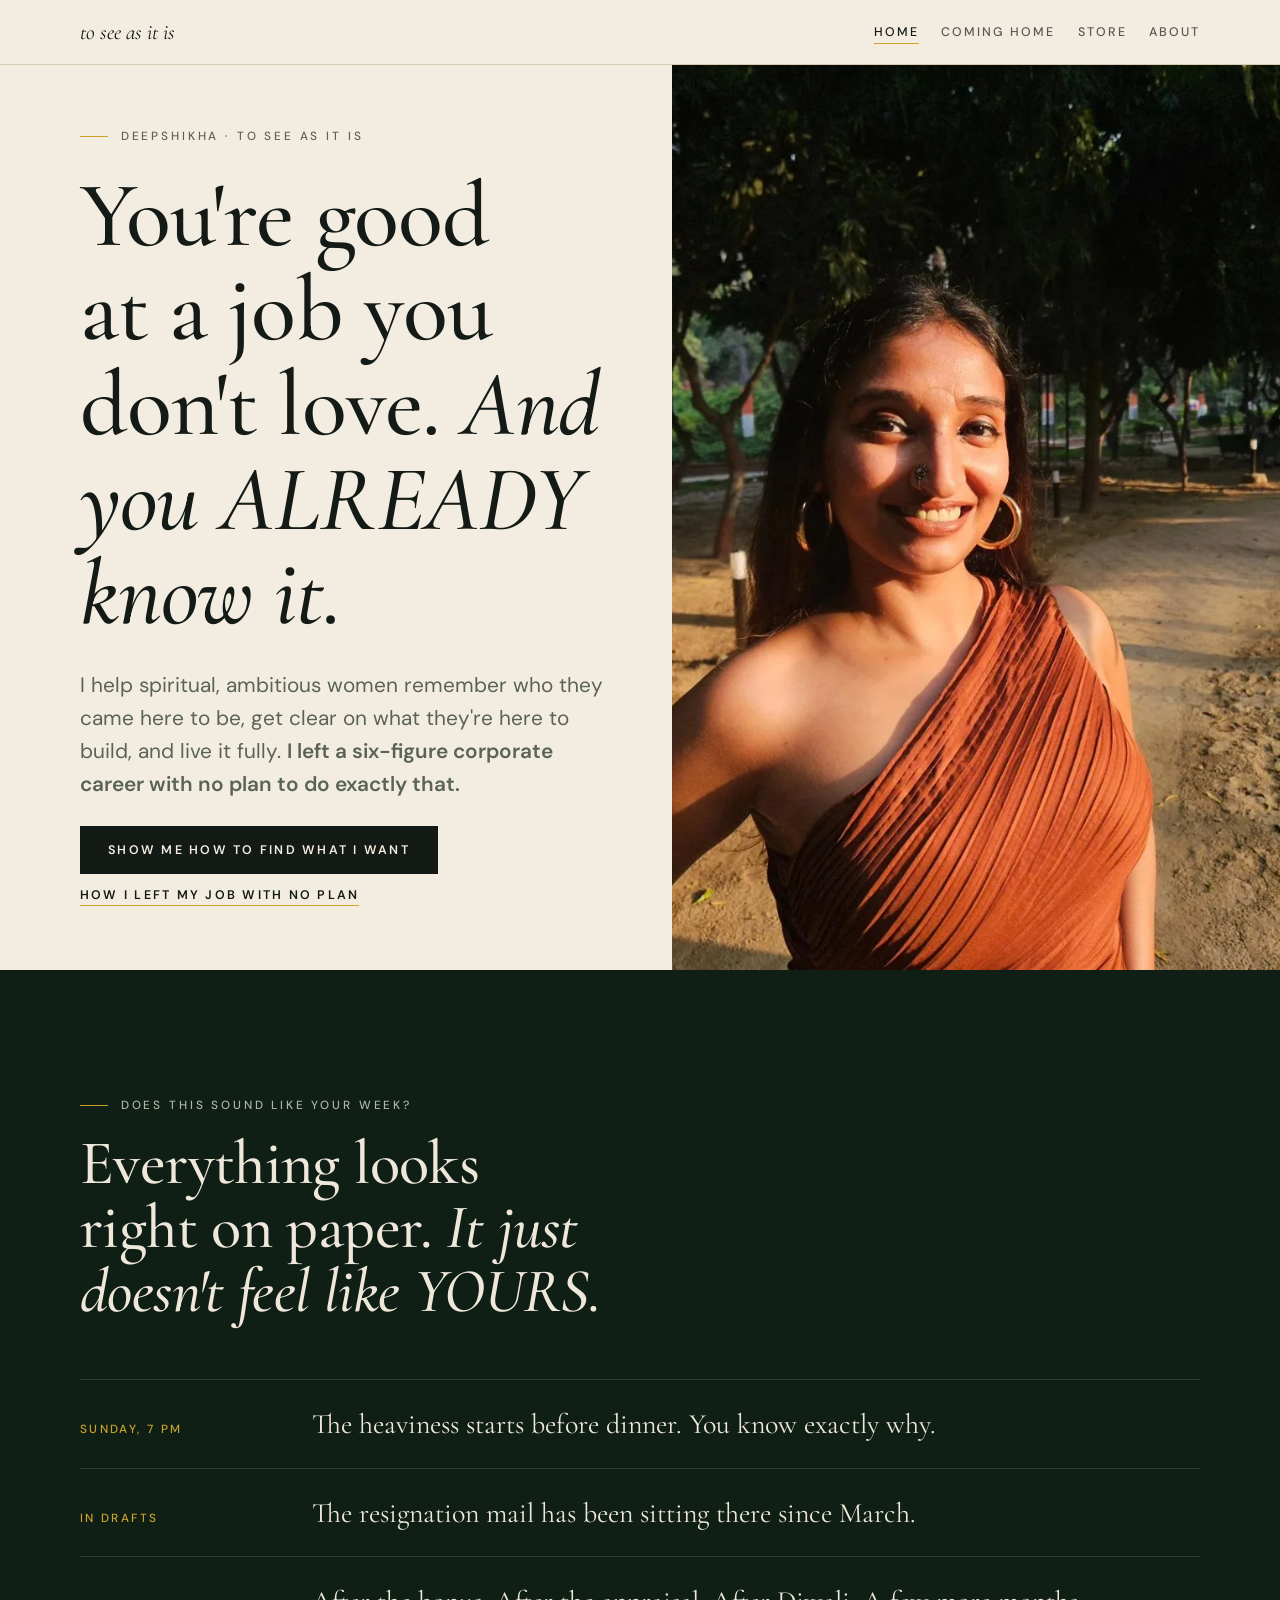
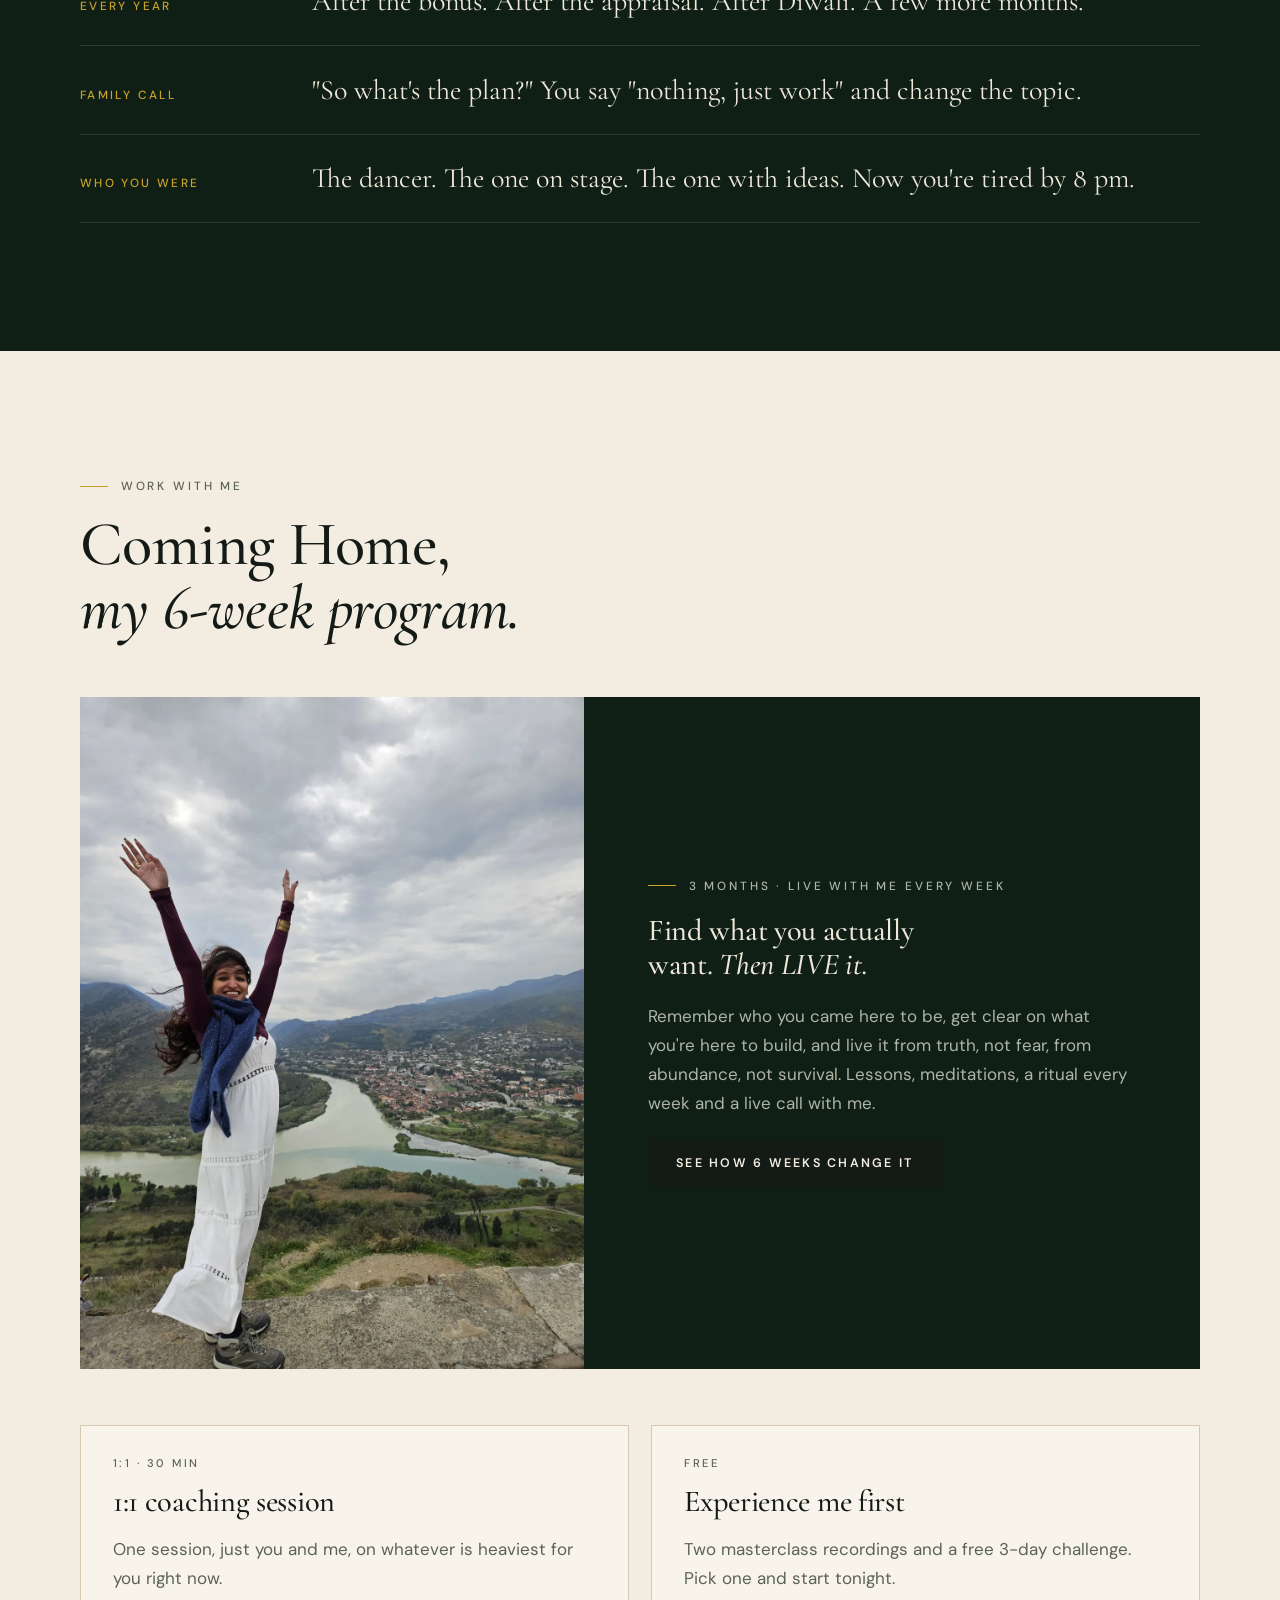
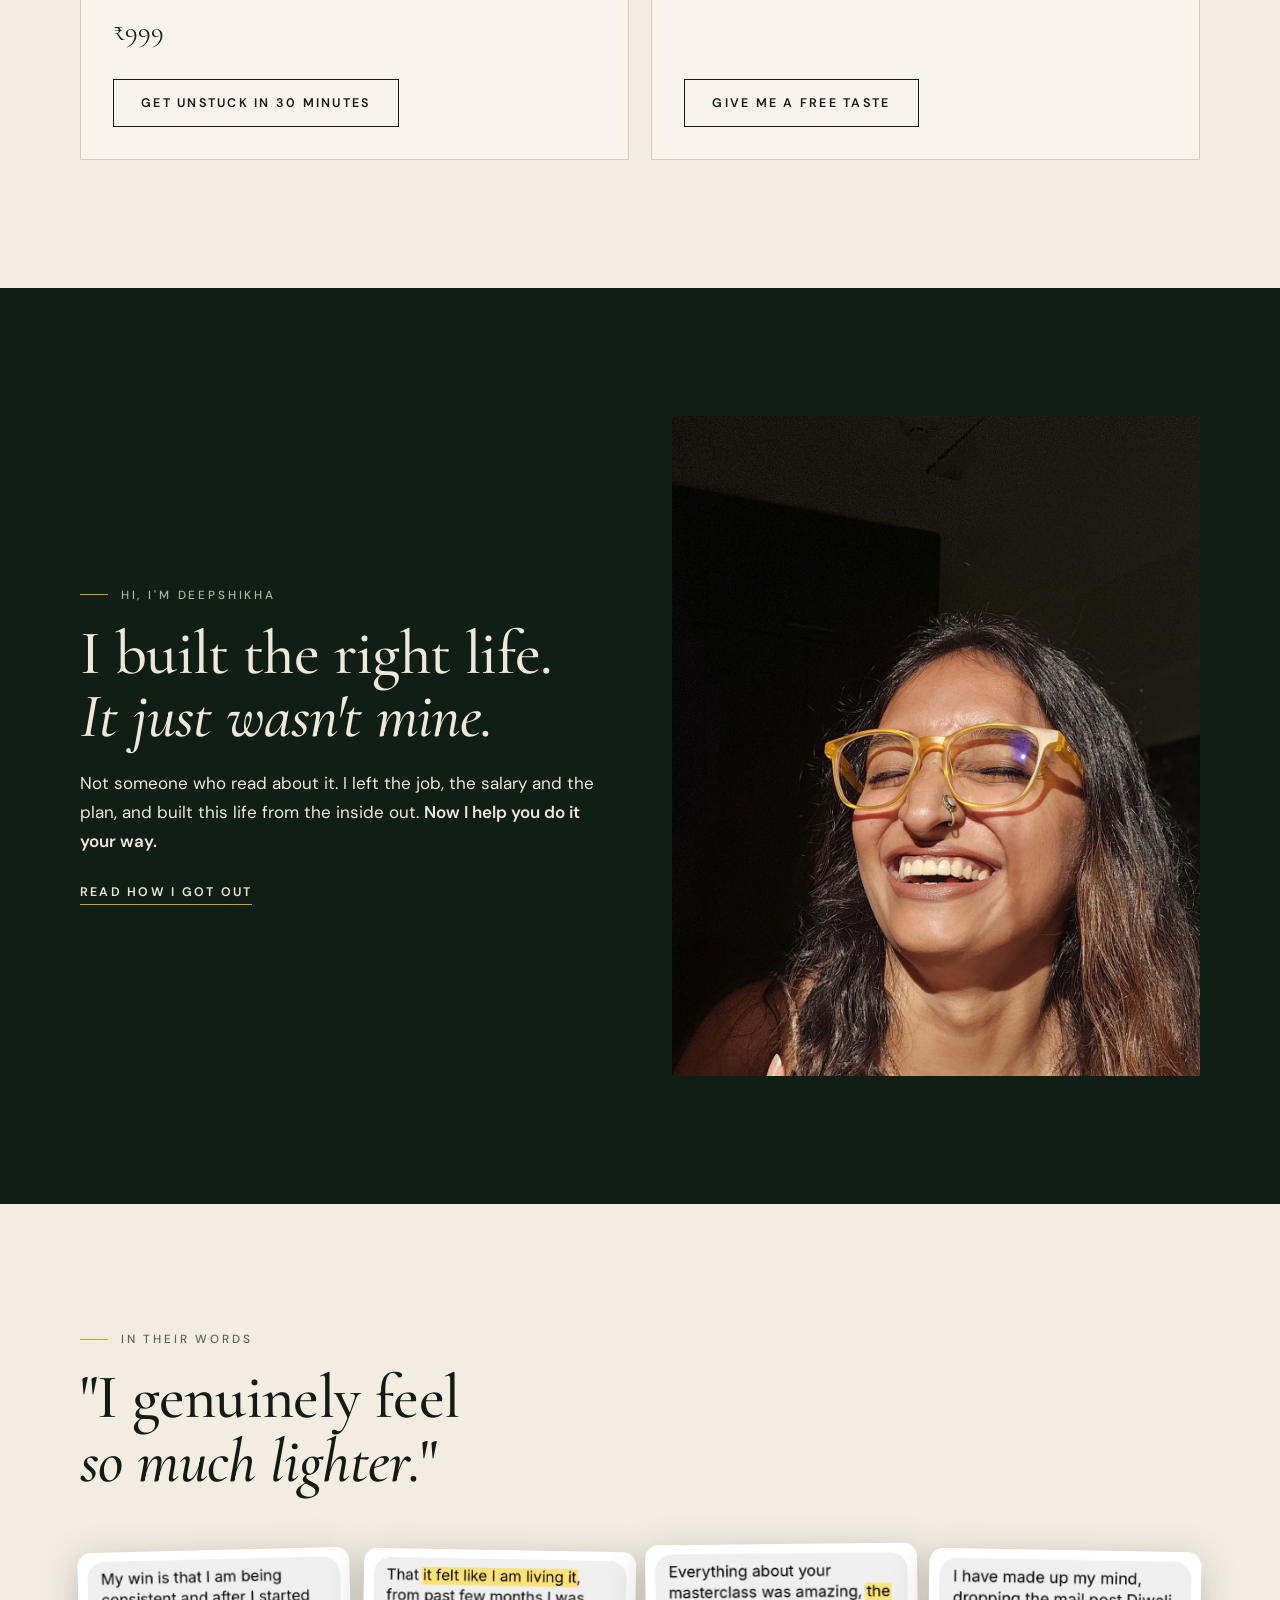
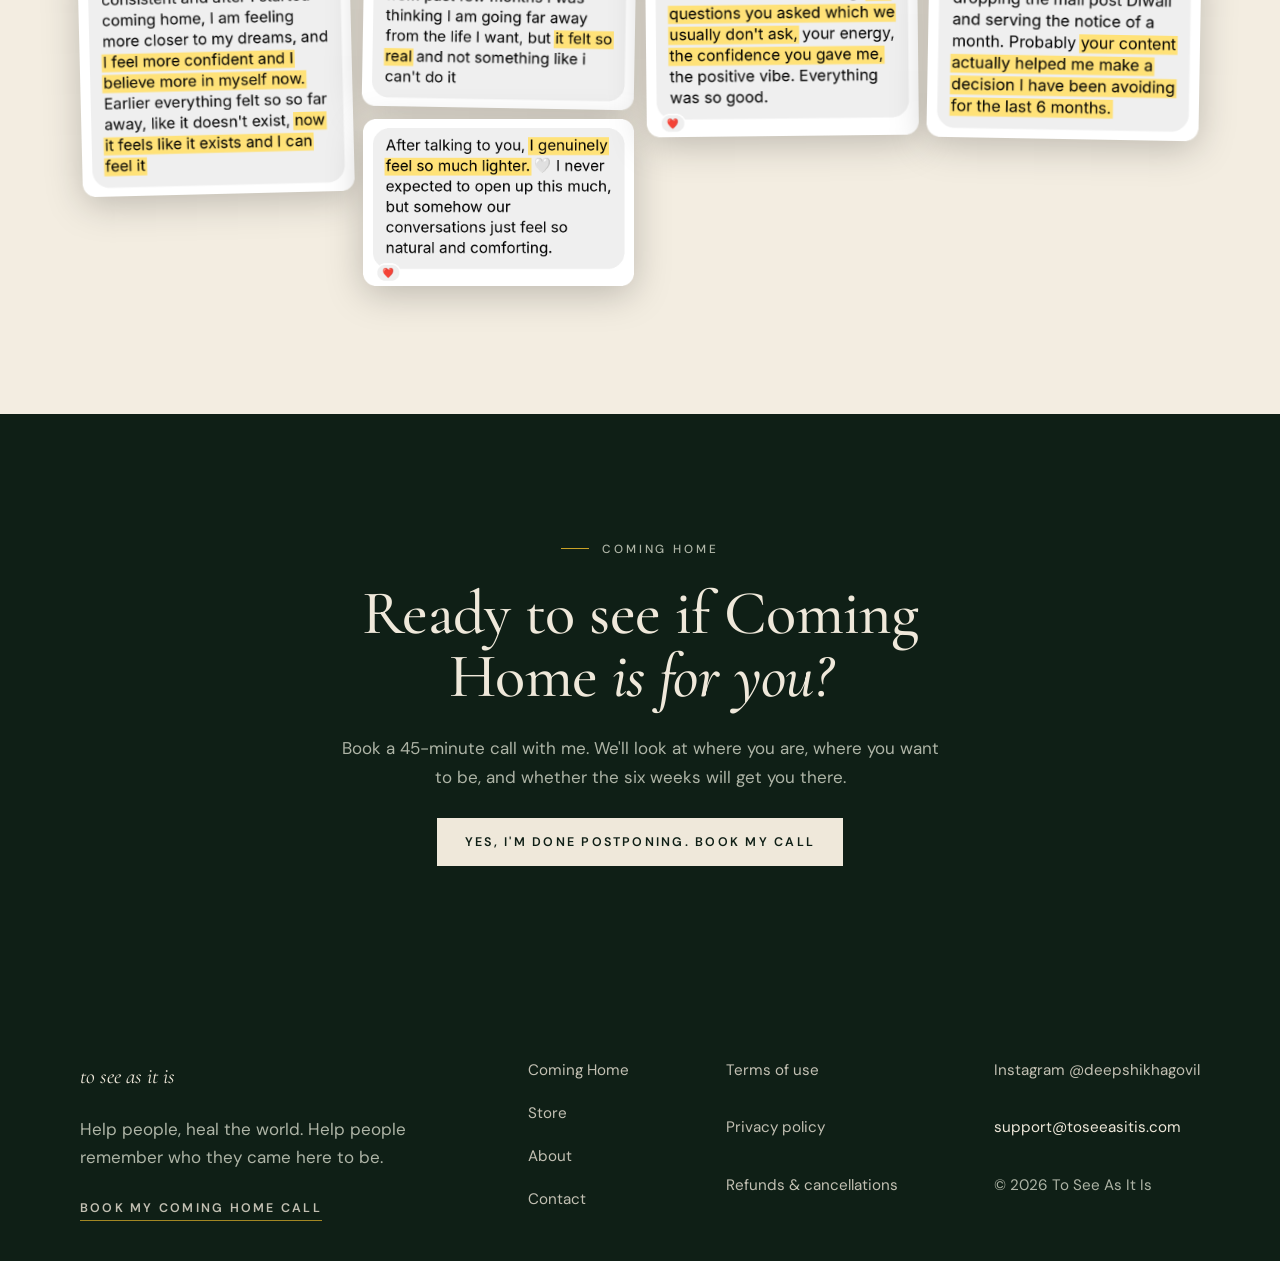
<file: index.html>
<!doctype html>
<html lang="en">
<head>
<meta charset="utf-8">
<meta name="viewport" content="width=device-width, initial-scale=1, viewport-fit=cover">
<title>To See As It Is</title>
<meta name="claude:viewport-fit-sides" content="cover">
<meta name="description" content="You're good at a job you don't love, and you already know it. Deepshikha helps you find what you actually want and start living it.">
<meta property="og:title" content="To See As It Is">
<meta property="og:description" content="You're good at a job you don't love, and you already know it. Deepshikha helps you find what you actually want and start living it.">
<meta property="og:image" content="assets/img/dp-brown.webp">
<link rel="preconnect" href="https://fonts.googleapis.com"><link rel="preconnect" href="https://fonts.gstatic.com" crossorigin>
<link rel="stylesheet" href="https://fonts.googleapis.com/css2?family=Cormorant+Garamond:ital,wght@0,500;0,600;1,500&family=DM+Sans:wght@400;500;600&display=swap">
<link rel="stylesheet" href="assets/style.css">
<script async src="https://www.googletagmanager.com/gtag/js?id=G-FE8QNYLK2M"></script>
<script>
window.dataLayer=window.dataLayer||[];function gtag(){dataLayer.push(arguments);}
gtag('js',new Date());gtag('config','G-FE8QNYLK2M');
document.addEventListener('click',function(e){var a=e.target.closest&&e.target.closest('a[href]');if(!a)return;var h=a.href,t=(a.textContent||'').trim().slice(0,60);
if(h.indexOf('cal.com')>-1||h.indexOf('calendly.com')>-1)gtag('event','book_call',{link_text:t,link_url:h});
else if(h.indexOf('rzp.io')>-1)gtag('event','begin_checkout',{link_text:t,link_url:h});
else if(h.indexOf('instagram.com')>-1)gtag('event','instagram_click',{link_text:t});},true);
document.addEventListener('submit',function(e){var f=e.target;if(f&&f.id==='free-form'){var w=f.elements['what'];gtag('event','sign_up',{method:w?w.value:'free'});}},true);
</script>
<script type="text/javascript">
(function(c,l,a,r,i,t,y){c[a]=c[a]||function(){(c[a].q=c[a].q||[]).push(arguments)};t=l.createElement(r);t.async=1;t.src="https://www.clarity.ms/tag/"+i;y=l.getElementsByTagName(r)[0];y.parentNode.insertBefore(t,y);})(window,document,"clarity","script","zk2vw2aj0l");
</script>
</head>
<body>
<header class="nav"><div class="wrap"><a class="logo" href="/">to see as it is</a><nav aria-label="Main"><ul><li><a href="/" aria-current="page">Home</a></li><li><a href="/coming-home">Coming Home</a></li><li><a href="/store">Store</a></li><li><a href="/about">About</a></li></ul></nav></div></header>
<main>
<section class="hero"><div class="hero-split">
  <div class="ph photo"><img src="assets/img/dp-brown.webp" alt="Deepshikha in a brown dress in a park, smiling straight at the camera" width="1080" height="1080"></div>
  <div class="copy">
    <p class="label">Deepshikha · to see as it is</p>
    <h1>You're good at a job you don't love. <em>And you ALREADY know it.</em></h1>
    <p class="lede read">I help spiritual, ambitious women remember who they came here to be, get clear on what they're here to build, and live it fully. <strong>I left a six-figure corporate career with no plan to do exactly that.</strong></p>
    <div class="btns">
      <a class="btn btn-main" href="/coming-home">Show me how to find what I want</a>
      <a class="link" href="/about">How I left my job with no plan</a>
    </div>
  </div>
</div></section>

<section class="dark"><div class="wrap stack-lg">
  <div class="stack read">
    <p class="label">Does this sound like your week?</p>
    <h2>Everything looks right on paper. <em>It just doesn't feel like YOURS.</em></h2>
  </div>
  <ul class="scenes">
    <li><span class="when">Sunday, 7 pm</span><span class="what">The heaviness starts before dinner. You know exactly why.</span></li>
    <li><span class="when">In drafts</span><span class="what">The resignation mail has been sitting there since March.</span></li>
    <li><span class="when">Every year</span><span class="what">After the bonus. After the appraisal. After Diwali. A few more months.</span></li>
    <li><span class="when">Family call</span><span class="what">"So what's the plan?" You say "nothing, just work" and change the topic.</span></li>
    <li><span class="when">Who you were</span><span class="what">The dancer. The one on stage. The one with ideas. Now you're tired by 8 pm.</span></li>
  </ul>
</div></section>

<section><div class="wrap stack-lg">
  <div class="stack read">
    <p class="label">Work with me</p>
    <h2>Coming Home, <em>my 6-week program.</em></h2>
  </div>
  <div class="feature">
    <div class="ph"><img src="assets/img/georgia-arms.webp" alt="Deepshikha in a white dress, arms wide open above a river valley" width="1200" height="1600" loading="lazy"></div>
    <div class="body">
      <p class="label">3 months · live with me every week</p>
      <h3>Find what you actually want. <em>Then LIVE it.</em></h3>
      <p class="soft">Remember who you came here to be, get clear on what you're here to build, and live it from truth, not fear, from abundance, not survival. Lessons, meditations, a ritual every week and a live call with me.</p>
      <div class="btns"><a class="btn btn-main" href="/coming-home">See how 6 weeks change it</a></div>
    </div>
  </div>
  <div class="offers" style="grid-template-columns:repeat(auto-fit,minmax(min(100%,320px),1fr))">
    <article class="offer">
      <span class="meta">1:1 · 30 min</span>
      <h3>1:1 coaching session</h3>
      <p class="soft">One session, just you and me, on whatever is heaviest for you right now.</p>
      <p class="amt">₹999</p>
      <div class="btns"><a class="btn btn-ghost" href="https://rzp.io/rzp/toseeasitis-session" target="_blank" rel="noopener">Get unstuck in 30 minutes</a></div>
    </article>
    <article class="offer">
      <span class="meta">Free</span>
      <h3>Experience me first</h3>
      <p class="soft">Two masterclass recordings and a free 3-day challenge. Pick one and start tonight.</p>
      <div class="btns"><a class="btn btn-ghost" href="/store#free">Give me a free taste</a></div>
    </article>
  </div>
</div></section>

<section class="dark"><div class="wrap split rev">
  <div class="ph ph-tall"><img src="assets/img/stripe-cover.webp" alt="Deepshikha laughing with her eyes closed, hand on her chest, in warm light" width="1200" height="1500" loading="lazy"></div>
  <div class="stack">
    <p class="label">Hi, I'm Deepshikha</p>
    <h2>I built the right life. <em>It just wasn't mine.</em></h2>
    <p>Not someone who read about it. I left the job, the salary and the plan, and built this life from the inside out. <strong>Now I help you do it your way.</strong></p>
    <p><a class="link" href="/about">Read how I got out</a></p>
  </div>
</div></section>

<section><div class="wrap stack-lg">
  <div class="stack read"><p class="label">In their words</p>
  <h2>"I genuinely feel <em>so much lighter.</em>"</h2></div>
  <div class="wall">
    <figure><img src="assets/img/msg-nishtha-change.png" alt="Message: after I started coming home, I am feeling more closer to my dreams, I feel more confident and I believe more in myself now. Earlier everything felt so so far away, now it feels like it exists and I can feel it" loading="lazy"></figure>
    <figure><img src="assets/img/msg-1.png" alt="Message: That it felt like I am living it, from past few months I was thinking I am going far away from the life I want, but it felt so real" loading="lazy"></figure>
    <figure><img src="assets/img/msg-v2-3.png" alt="Message: After talking to you, I genuinely feel so much lighter. I never expected to open up this much." loading="lazy"></figure>
    <figure><img src="assets/img/msg-v2-4.png" alt="Message: Everything about your masterclass was amazing, the questions you asked which we usually don't ask, your energy, the confidence you gave me" loading="lazy"></figure>
    <figure><img src="assets/img/msg-anjali.png" alt="Message: Probably your content actually helped me make a decision I have been avoiding for the last 6 months." loading="lazy"></figure>
  </div>
</div></section>

<section class="dark"><div class="wrap stack center" style="max-width:780px;gap:1.6rem">
  <p class="label">Coming Home</p>
  <h2>Ready to see if Coming Home <em>is for you?</em></h2>
  <p class="soft read">Book a 45-minute call with me. We'll look at where you are, where you want to be, and whether the six weeks will get you there.</p>
  <div class="btns" style="justify-content:center"><a class="btn btn-main" href="https://cal.com/toseeasitis/coming-home-call" target="_blank" rel="noopener">Yes, I'm done postponing. Book my call</a></div>
</div></section>

</main>
<footer class="foot"><div class="wrap">
<div class="stack" style="max-width:22rem"><p class="logo">to see as it is</p>
<p class="soft">Help people, heal the world. Help people remember who they came here to be.</p>
<p><a class="link" href="https://cal.com/toseeasitis/coming-home-call" target="_blank" rel="noopener">Book my Coming Home call</a></p></div>
<ul><li><a href="/coming-home">Coming Home</a></li><li><a href="/store">Store</a></li><li><a href="/about">About</a></li><li><a href="/contact">Contact</a></li></ul>
<ul><li><a href="/terms">Terms of use</a></li><li><a href="/privacy">Privacy policy</a></li><li><a href="/refunds">Refunds &amp; cancellations</a></li></ul>
<ul><li><a href="https://instagram.com/deepshikhagovil" target="_blank" rel="noopener">Instagram @deepshikhagovil</a></li><li>support@toseeasitis.com</li><li class="soft small">© 2026 To See As It Is</li></ul>
</div></footer>
</body>
</html>
</file>
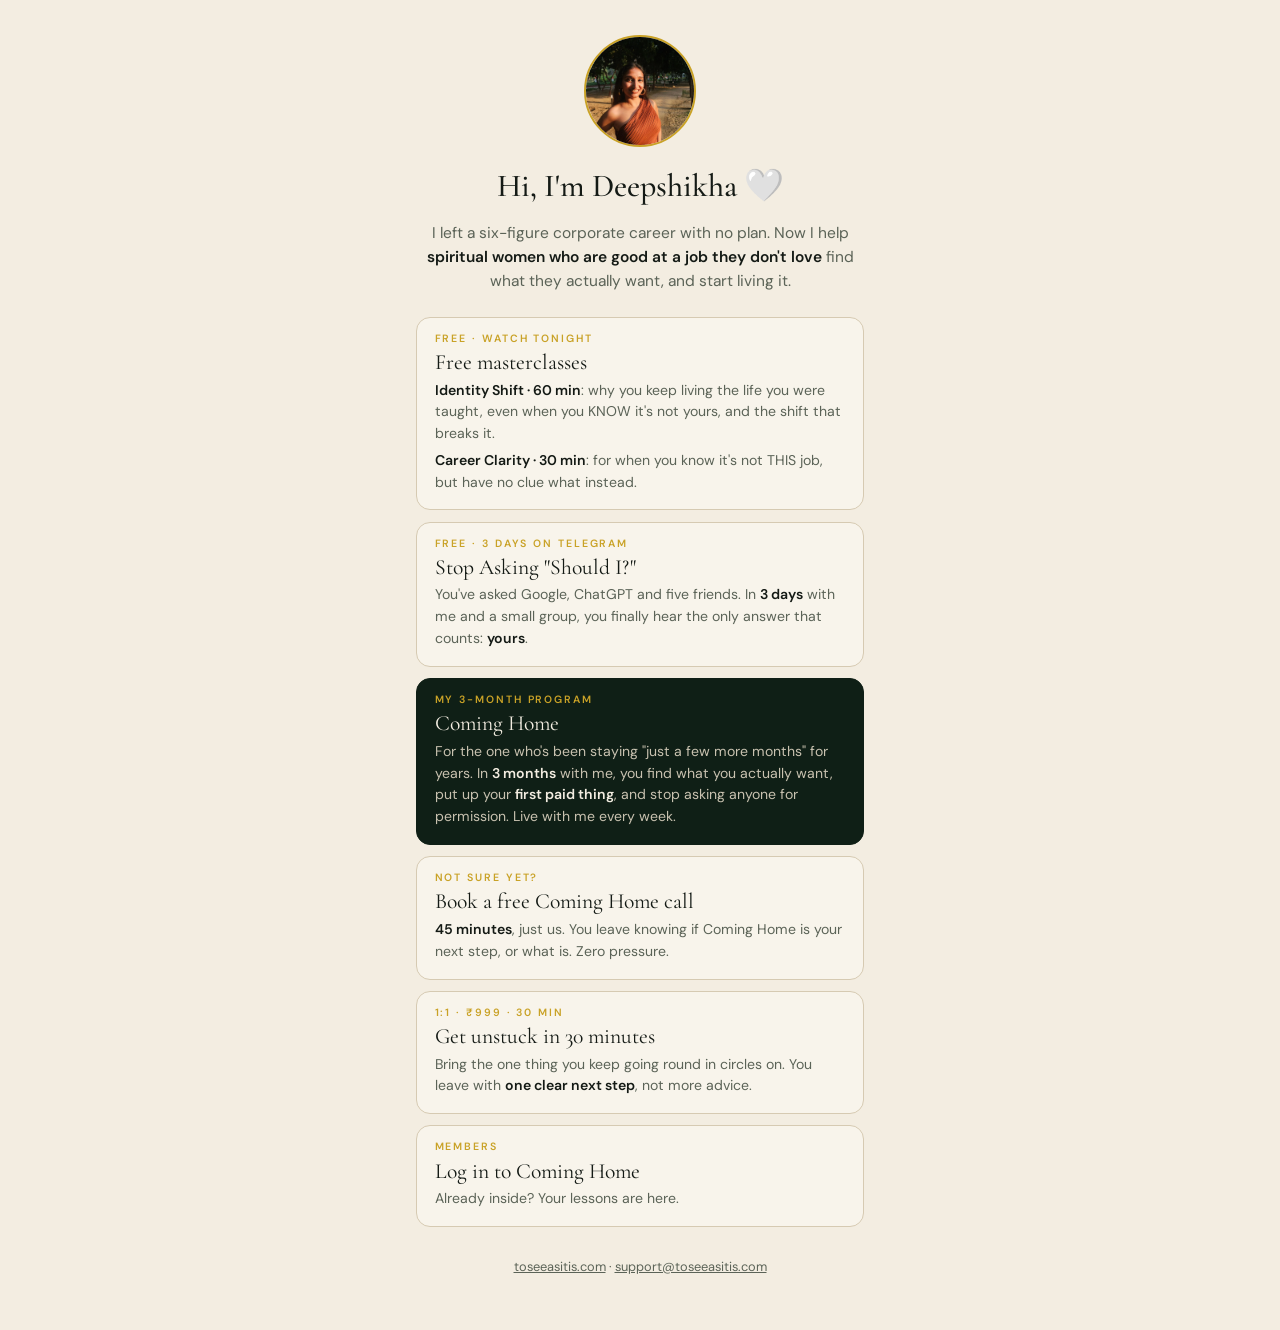
<file: ig/index.html>
<!doctype html>
<html lang="en"><head><meta charset="utf-8">
<title>To See As It Is</title>
<meta name="robots" content="noindex">
<meta http-equiv="refresh" content="0; url=/links/?utm_source=instagram&amp;utm_medium=bio">
<script>location.replace('/links/?utm_source=instagram&utm_medium=bio');</script>
</head><body><a href="/links/?utm_source=instagram&amp;utm_medium=bio">Continue</a></body></html>
</file>
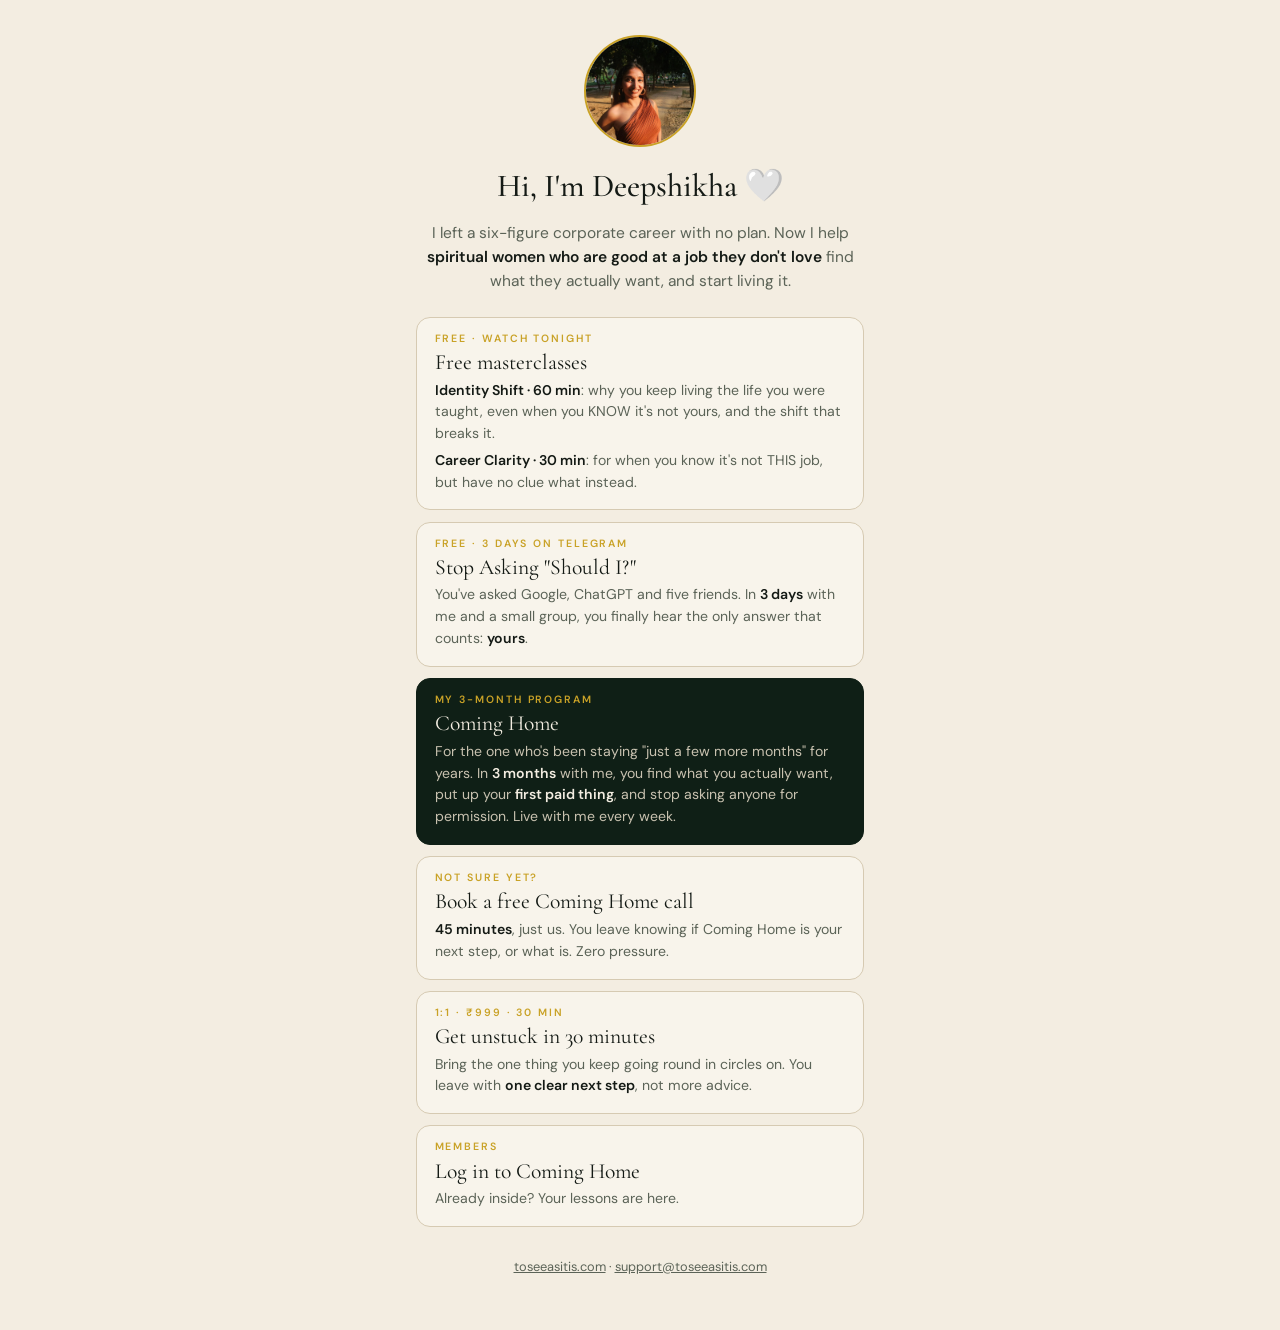
<file: links/index.html>
<!doctype html>
<html lang="en">
<head>
<meta charset="utf-8">
<meta name="viewport" content="width=device-width, initial-scale=1, viewport-fit=cover">
<title>Deepshikha · To See As It Is</title>
<meta name="description" content="For the one who's good at a job she doesn't love. Find what you actually want, and start living it.">
<meta property="og:title" content="Deepshikha · To See As It Is">
<meta property="og:image" content="https://toseeasitis.com/assets/img/dp-brown.webp">
<link rel="preconnect" href="https://fonts.googleapis.com"><link rel="preconnect" href="https://fonts.gstatic.com" crossorigin>
<link rel="stylesheet" href="https://fonts.googleapis.com/css2?family=Cormorant+Garamond:ital,wght@0,500;1,500&family=DM+Sans:wght@400;500;600&display=swap">
<style>
/* Instagram link page (Kartike, 26 Nov 2026): one phone screen, who she is + every offer. Tokens from 07-brand/DESIGN.md */
:root{--bg:#F3EDE1;--fg:#141A15;--soft:#5B6357;--line:#D6CAB2;--card:#F8F4EB;--forest:#0F1F16;--gold:#C9A227;--display:"Cormorant Garamond",Georgia,serif;--sans:"DM Sans",system-ui,sans-serif}
@media (prefers-color-scheme:dark){:root:not([data-theme="light"]){--bg:#0B170F;--fg:#EFE8DA;--soft:#AEB4A6;--line:#26382B;--card:#13241A;color-scheme:dark}}
:root[data-theme="dark"]{--bg:#0B170F;--fg:#EFE8DA;--soft:#AEB4A6;--line:#26382B;--card:#13241A;color-scheme:dark}
*{box-sizing:border-box}html,body{margin:0}
body{background:var(--bg);color:var(--fg);font:400 15.5px/1.55 var(--sans)}
main{max-width:480px;margin:0 auto;padding:2.2rem max(16px,env(safe-area-inset-left,0px)) 2.5rem max(16px,env(safe-area-inset-right,0px));display:flex;flex-direction:column;gap:1.1rem;text-align:center}
.me{width:112px;height:112px;border-radius:50%;object-fit:cover;object-position:50% 30%;margin:0 auto;border:2px solid var(--gold)}
h1{font-family:var(--display);font-weight:500;font-size:2rem;line-height:1.1;margin:.2rem 0 0}
.who{margin:0;color:var(--soft)}
.who b{color:var(--fg);font-weight:600}
.links{display:flex;flex-direction:column;gap:.7rem;margin-top:.4rem;text-align:left}
a.card{display:block;text-decoration:none;color:inherit;background:var(--card);border:1px solid var(--line);border-radius:14px;padding:1rem 1.1rem;transition:transform .15s ease,border-color .15s ease}
a.card:hover,a.card:focus-visible{border-color:var(--gold);transform:translateY(-1px)}
a.card:focus-visible{outline:2px solid var(--gold);outline-offset:2px}
a.card.main{background:var(--forest);color:#F3EDE1;border-color:var(--forest)}
a.card.main .sub{color:#C9C2B0}
.tag{font:600 .66rem/1 var(--sans);letter-spacing:.18em;text-transform:uppercase;color:var(--gold);display:block;margin-bottom:.35rem}
.ttl{font-family:var(--display);font-size:1.35rem;line-height:1.15;display:block}
.sub{font-size:.88rem;color:var(--soft);display:block;margin-top:.3rem}
.sub b{color:var(--fg);font-weight:600}a.card.main .sub b{color:#F3EDE1}
.small{font-size:.8rem;color:var(--soft)}
.small a{color:inherit}
</style>
<script async src="https://www.googletagmanager.com/gtag/js?id=G-FE8QNYLK2M"></script>
<script>
window.dataLayer=window.dataLayer||[];function gtag(){dataLayer.push(arguments);}
gtag('js',new Date());gtag('config','G-FE8QNYLK2M');
document.addEventListener('click',function(e){var a=e.target.closest&&e.target.closest('a[href]');if(!a)return;var h=a.href,t=(a.textContent||'').trim().slice(0,60);
if(h.indexOf('cal.com')>-1||h.indexOf('calendly.com')>-1)gtag('event','book_call',{link_text:t,link_url:h});
else if(h.indexOf('rzp.io')>-1)gtag('event','begin_checkout',{link_text:t,link_url:h});
else if(h.indexOf('instagram.com')>-1)gtag('event','instagram_click',{link_text:t});},true);
document.addEventListener('submit',function(e){var f=e.target;if(f&&f.id==='free-form'){var w=f.elements['what'];gtag('event','sign_up',{method:w?w.value:'free'});}},true);
</script>
<script type="text/javascript">
(function(c,l,a,r,i,t,y){c[a]=c[a]||function(){(c[a].q=c[a].q||[]).push(arguments)};t=l.createElement(r);t.async=1;t.src="https://www.clarity.ms/tag/"+i;y=l.getElementsByTagName(r)[0];y.parentNode.insertBefore(t,y);})(window,document,"clarity","script","zk2vw2aj0l");
</script>
</head>
<body>
<main>
 <img class="me" src="/assets/img/dp-brown.webp" alt="Deepshikha smiling in a park" width="112" height="112">
 <h1>Hi, I'm Deepshikha 🤍</h1>
 <p class="who">I left a six-figure corporate career with no plan. Now I help <b>spiritual women who are good at a job they don't love</b> find what they actually want, and start living it.</p>

 <nav class="links" aria-label="Links">
  <a class="card" href="/store?free=identity#free"><span class="tag">Free · watch tonight</span><span class="ttl">Free masterclasses</span><span class="sub"><b>Identity Shift · 60 min</b>: why you keep living the life you were taught, even when you KNOW it's not yours, and the shift that breaks it.</span><span class="sub"><b>Career Clarity · 30 min</b>: for when you know it's not THIS job, but have no clue what instead.</span></a>
  <a class="card" href="/store?free=challenge#free"><span class="tag">Free · 3 days on Telegram</span><span class="ttl">Stop Asking "Should I?"</span><span class="sub">You've asked Google, ChatGPT and five friends. In <b>3 days</b> with me and a small group, you finally hear the only answer that counts: <b>yours</b>.</span></a>
  <a class="card main" href="/coming-home"><span class="tag">My 3-month program</span><span class="ttl">Coming Home</span><span class="sub">For the one who's been staying "just a few more months" for years. In <b>3 months</b> with me, you find what you actually want, put up your <b>first paid thing</b>, and stop asking anyone for permission. Live with me every week.</span></a>
  <a class="card" href="https://cal.com/toseeasitis/coming-home-call" target="_blank" rel="noopener"><span class="tag">Not sure yet?</span><span class="ttl">Book a free Coming Home call</span><span class="sub"><b>45 minutes</b>, just us. You leave knowing if Coming Home is your next step, or what is. Zero pressure.</span></a>
  <a class="card" href="https://rzp.io/rzp/toseeasitis-session" target="_blank" rel="noopener"><span class="tag">1:1 · ₹999 · 30 min</span><span class="ttl">Get unstuck in 30 minutes</span><span class="sub">Bring the one thing you keep going round in circles on. You leave with <b>one clear next step</b>, not more advice.</span></a>
  <a class="card" href="/members"><span class="tag">Members</span><span class="ttl">Log in to Coming Home</span><span class="sub">Already inside? Your lessons are here.</span></a>
 </nav>

 <p class="small"><a href="/">toseeasitis.com</a> · <a href="mailto:support@toseeasitis.com">support@toseeasitis.com</a></p>
</main>
</body>
</html>
</file>
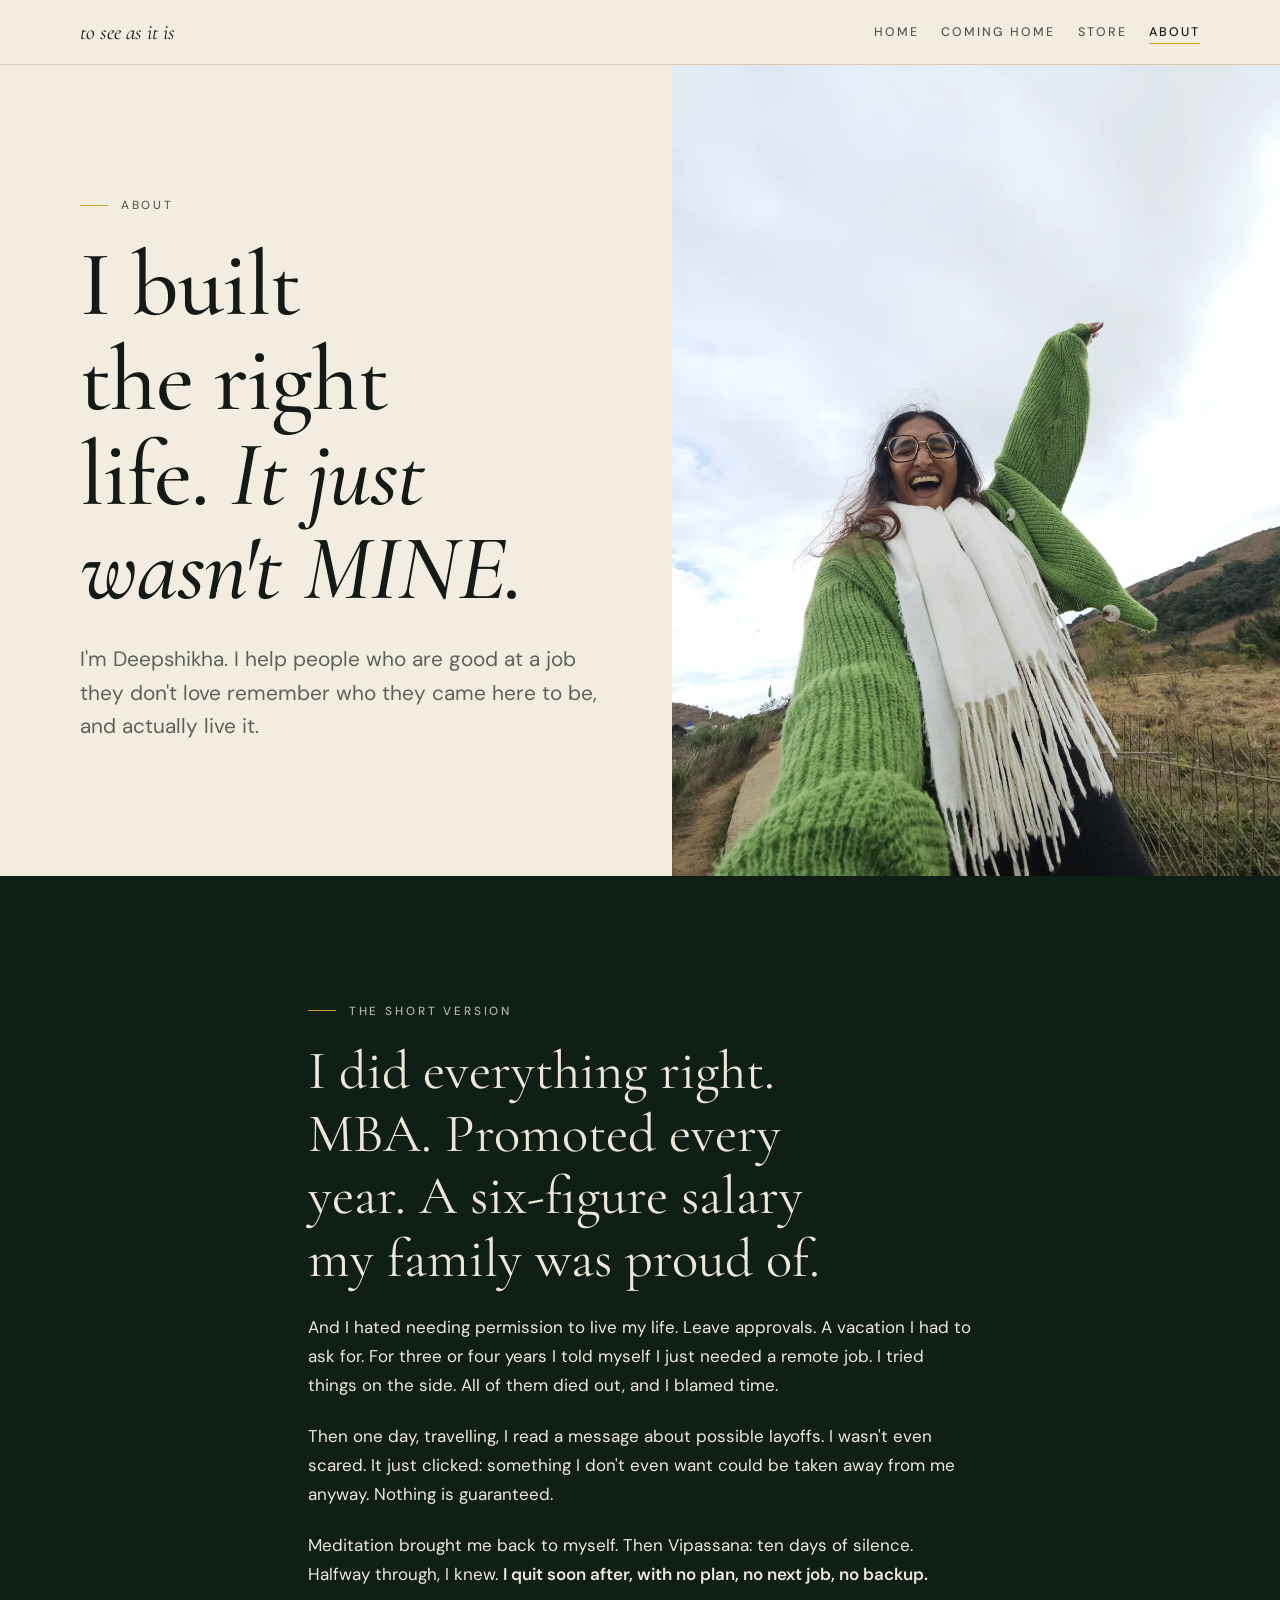
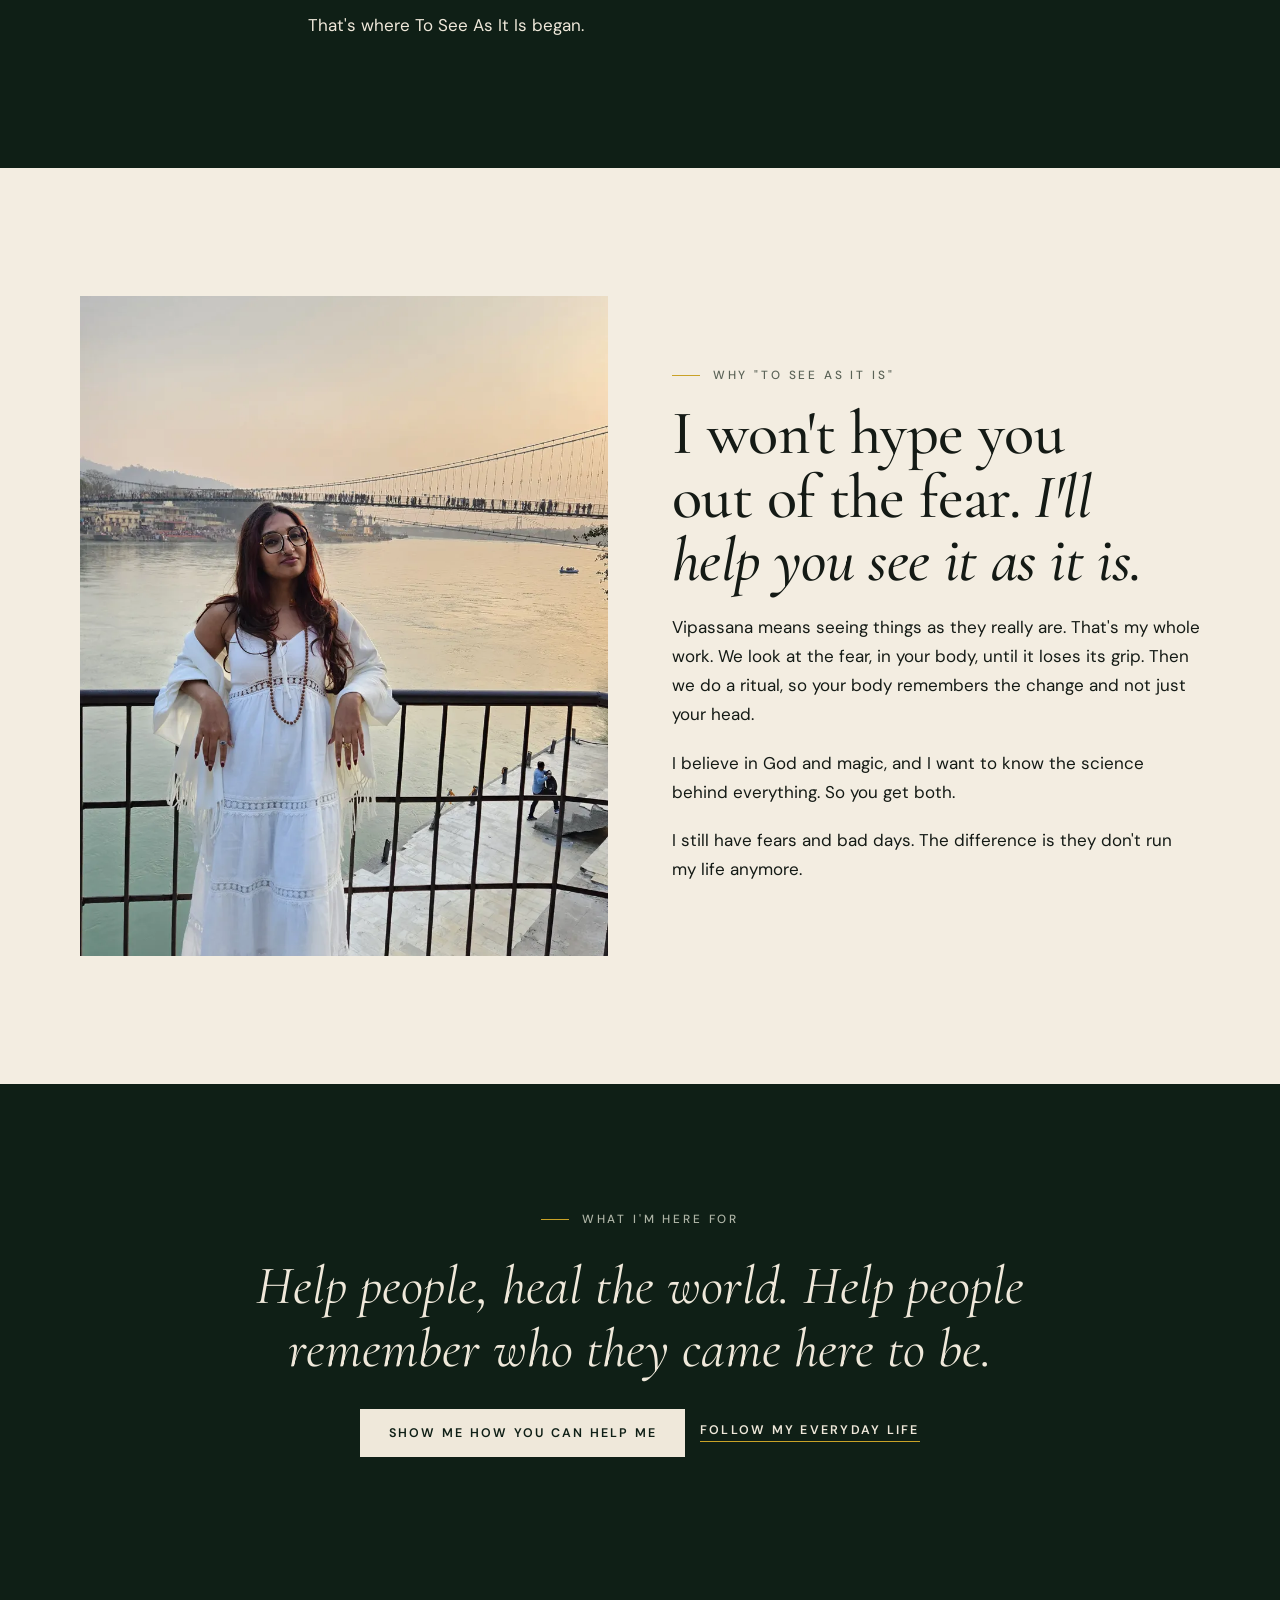
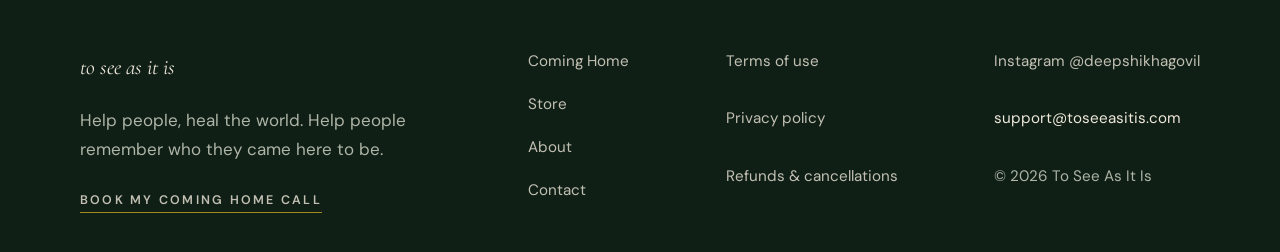
<file: about.html>
<!doctype html>
<html lang="en">
<head>
<meta charset="utf-8">
<meta name="viewport" content="width=device-width, initial-scale=1, viewport-fit=cover">
<title>About Deepshikha · To See As It Is</title>
<meta name="claude:viewport-fit-sides" content="cover">
<meta name="description" content="Deepshikha left a six-figure corporate job with no plan, after ten days of silence. This is why To See As It Is exists.">
<meta property="og:title" content="About Deepshikha · To See As It Is">
<meta property="og:description" content="Deepshikha left a six-figure corporate job with no plan, after ten days of silence. This is why To See As It Is exists.">
<meta property="og:image" content="assets/img/dp-brown.webp">
<link rel="preconnect" href="https://fonts.googleapis.com"><link rel="preconnect" href="https://fonts.gstatic.com" crossorigin>
<link rel="stylesheet" href="https://fonts.googleapis.com/css2?family=Cormorant+Garamond:ital,wght@0,500;0,600;1,500&family=DM+Sans:wght@400;500;600&display=swap">
<link rel="stylesheet" href="assets/style.css">
<script async src="https://www.googletagmanager.com/gtag/js?id=G-FE8QNYLK2M"></script>
<script>
window.dataLayer=window.dataLayer||[];function gtag(){dataLayer.push(arguments);}
gtag('js',new Date());gtag('config','G-FE8QNYLK2M');
document.addEventListener('click',function(e){var a=e.target.closest&&e.target.closest('a[href]');if(!a)return;var h=a.href,t=(a.textContent||'').trim().slice(0,60);
if(h.indexOf('cal.com')>-1||h.indexOf('calendly.com')>-1)gtag('event','book_call',{link_text:t,link_url:h});
else if(h.indexOf('rzp.io')>-1)gtag('event','begin_checkout',{link_text:t,link_url:h});
else if(h.indexOf('instagram.com')>-1)gtag('event','instagram_click',{link_text:t});},true);
document.addEventListener('submit',function(e){var f=e.target;if(f&&f.id==='free-form'){var w=f.elements['what'];gtag('event','sign_up',{method:w?w.value:'free'});}},true);
</script>
<script type="text/javascript">
(function(c,l,a,r,i,t,y){c[a]=c[a]||function(){(c[a].q=c[a].q||[]).push(arguments)};t=l.createElement(r);t.async=1;t.src="https://www.clarity.ms/tag/"+i;y=l.getElementsByTagName(r)[0];y.parentNode.insertBefore(t,y);})(window,document,"clarity","script","zk2vw2aj0l");
</script>
</head>
<body>
<header class="nav"><div class="wrap"><a class="logo" href="/">to see as it is</a><nav aria-label="Main"><ul><li><a href="/">Home</a></li><li><a href="/coming-home">Coming Home</a></li><li><a href="/store">Store</a></li><li><a href="/about" aria-current="page">About</a></li></ul></nav></div></header>
<main>
<section class="hero"><div class="hero-split">
  <div class="ph photo"><img src="assets/img/meghalaya-arm.webp" alt="Deepshikha laughing on a hilltop in a green cardigan, arm raised to the sky" width="1200" height="1600"></div>
  <div class="copy">
    <p class="label">About</p>
    <h1>I built the right life. <em>It just wasn't MINE.</em></h1>
    <p class="lede read">I'm Deepshikha. I help people who are good at a job they don't love remember who they came here to be, and actually live it.</p>
  </div>
</div></section>

<section class="dark"><div class="wrap stack read" style="gap:1.4rem;max-width:44rem">
  <p class="label">The short version</p>
  <p class="big-quote" style="font-style:normal">I did everything right. MBA. Promoted every year. A six-figure salary my family was proud of.</p>
  <p>And I hated needing permission to live my life. Leave approvals. A vacation I had to ask for. For three or four years I told myself I just needed a remote job. I tried things on the side. All of them died out, and I blamed time.</p>
  <p>Then one day, travelling, I read a message about possible layoffs. I wasn't even scared. It just clicked: something I don't even want could be taken away from me anyway. Nothing is guaranteed.</p>
  <p>Meditation brought me back to myself. Then Vipassana: ten days of silence. Halfway through, I knew. <strong>I quit soon after, with no plan, no next job, no backup.</strong></p>
  <p>That's where To See As It Is began.</p>
</div></section>

<section><div class="wrap split">
  <div class="ph ph-tall"><img src="assets/img/rishikesh.webp" alt="Deepshikha in a white dress by the river at sunset" width="901" height="1600" loading="lazy"></div>
  <div class="stack">
    <p class="label">Why "to see as it is"</p>
    <h2>I won't hype you out of the fear. <em>I'll help you see it as it is.</em></h2>
    <p>Vipassana means seeing things as they really are. That's my whole work. We look at the fear, in your body, until it loses its grip. Then we do a ritual, so your body remembers the change and not just your head.</p>
    <p>I believe in God and magic, and I want to know the science behind everything. So you get both.</p>
    <p>I still have fears and bad days. The difference is they don't run my life anymore.</p>
  </div>
</div></section>

<section class="dark"><div class="wrap stack center" style="max-width:820px;gap:1.8rem">
  <p class="label">What I'm here for</p>
  <p class="big-quote">Help people, heal the world. Help people remember who they came here to be.</p>
  <div class="btns" style="justify-content:center"><a class="btn btn-main" href="/coming-home">Show me how you can help me</a>
  <a class="link" href="https://instagram.com/deepshikhagovil" target="_blank" rel="noopener">Follow my everyday life</a></div>
</div></section>

</main>
<footer class="foot"><div class="wrap">
<div class="stack" style="max-width:22rem"><p class="logo">to see as it is</p>
<p class="soft">Help people, heal the world. Help people remember who they came here to be.</p>
<p><a class="link" href="https://cal.com/toseeasitis/coming-home-call" target="_blank" rel="noopener">Book my Coming Home call</a></p></div>
<ul><li><a href="/coming-home">Coming Home</a></li><li><a href="/store">Store</a></li><li><a href="/about">About</a></li><li><a href="/contact">Contact</a></li></ul>
<ul><li><a href="/terms">Terms of use</a></li><li><a href="/privacy">Privacy policy</a></li><li><a href="/refunds">Refunds &amp; cancellations</a></li></ul>
<ul><li><a href="https://instagram.com/deepshikhagovil" target="_blank" rel="noopener">Instagram @deepshikhagovil</a></li><li>support@toseeasitis.com</li><li class="soft small">© 2026 To See As It Is</li></ul>
</div></footer>
</body>
</html>
</file>
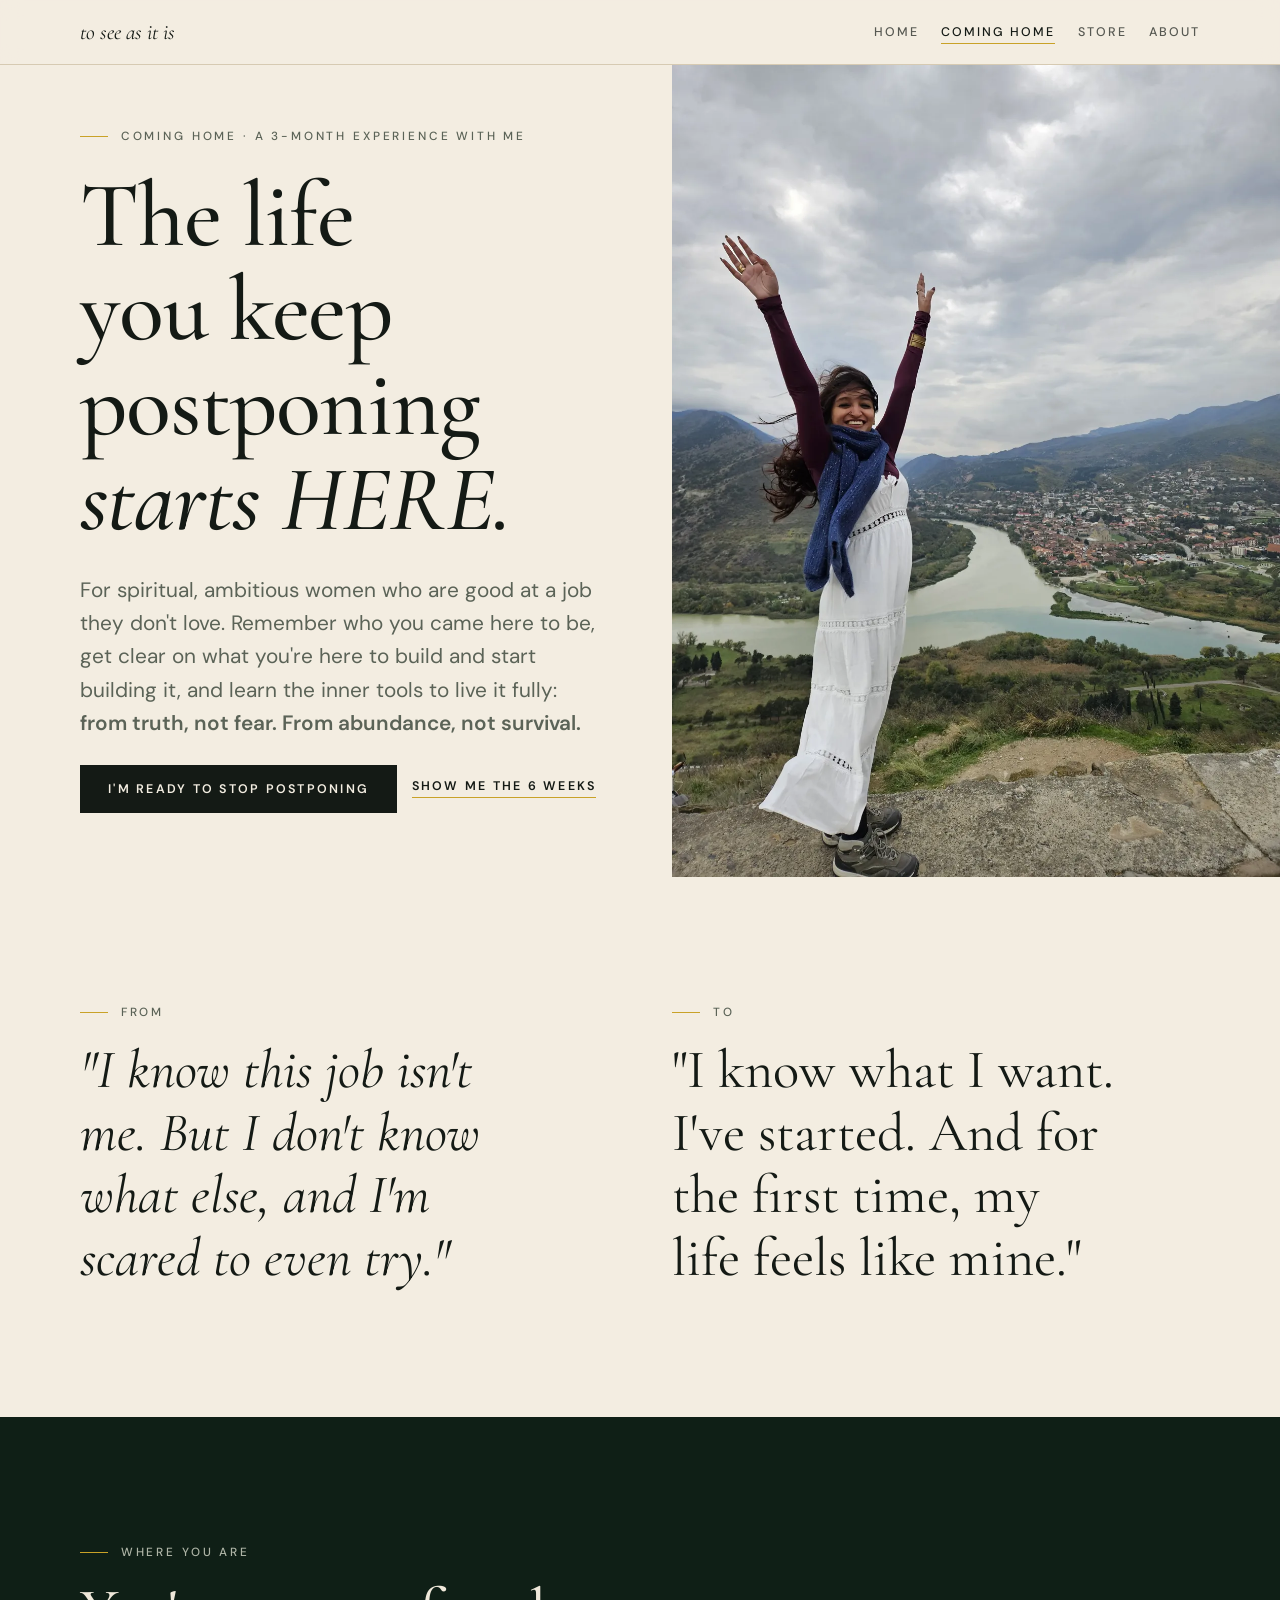
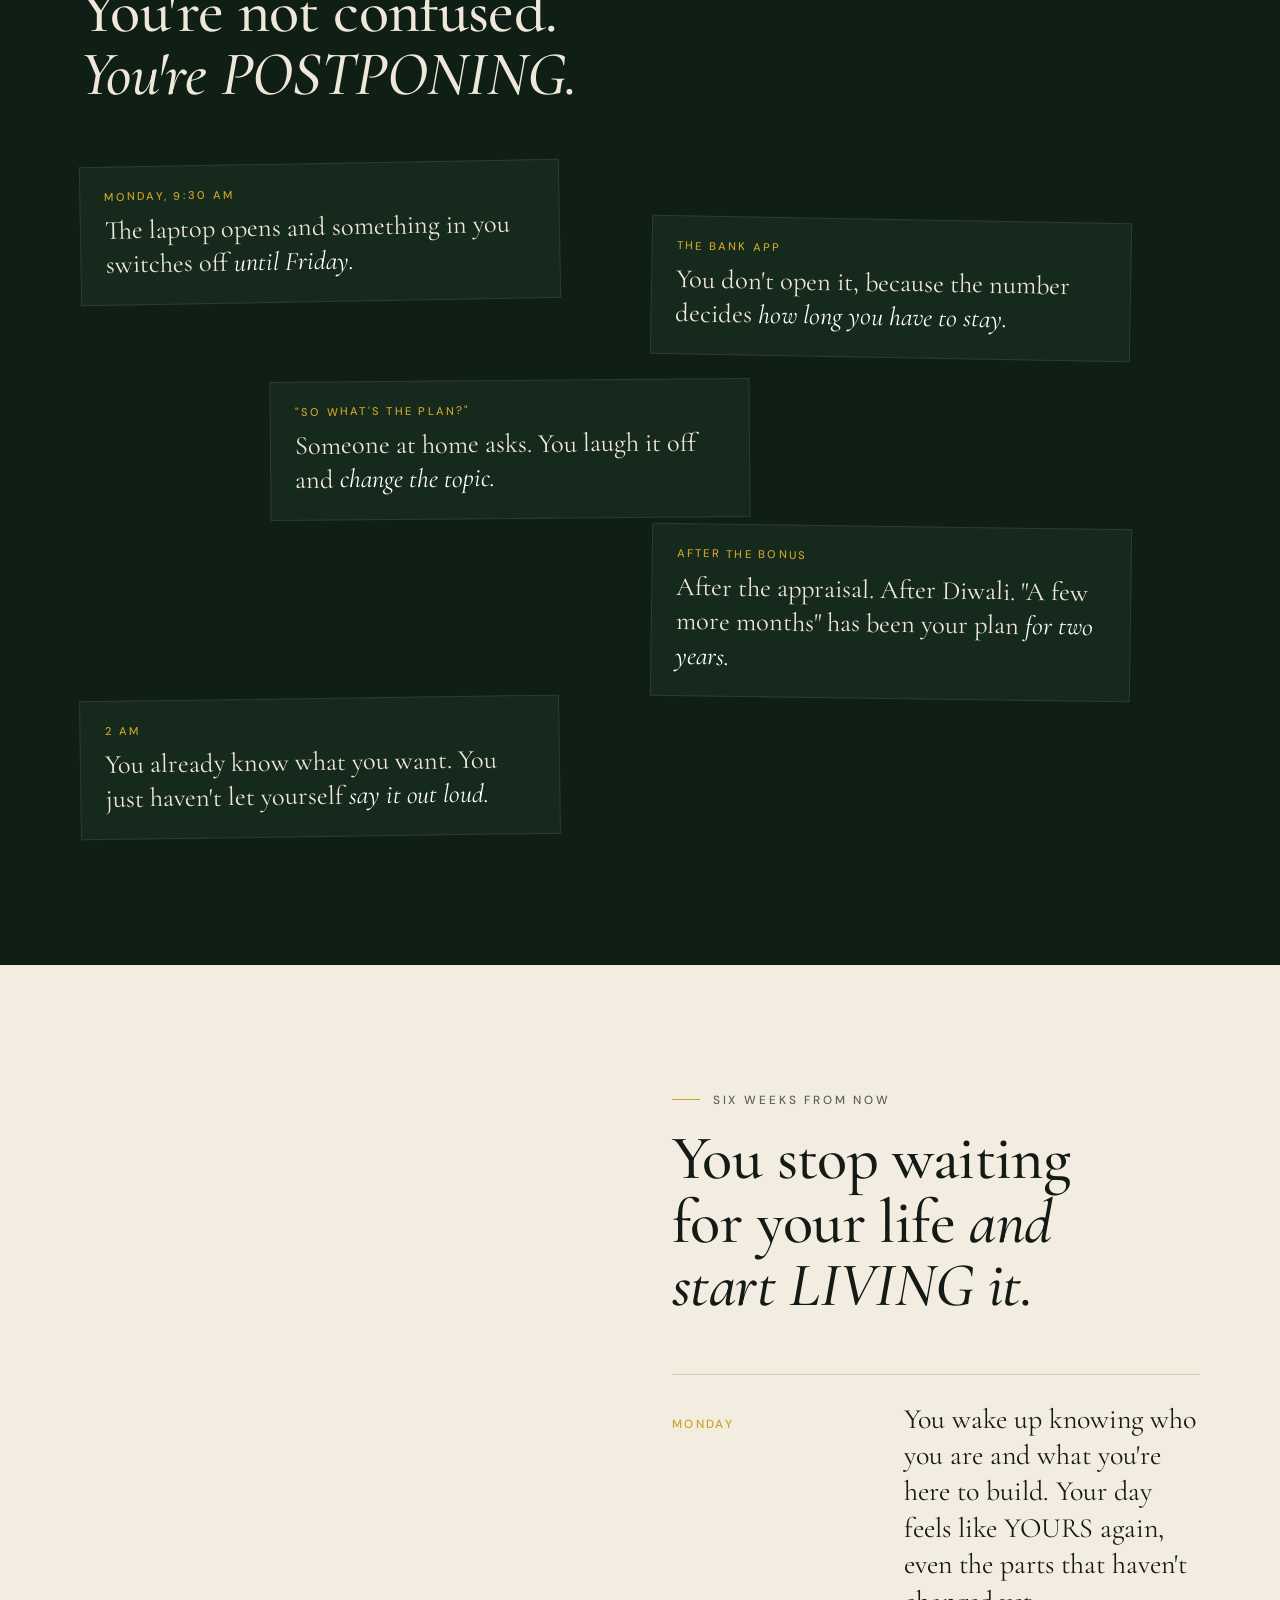
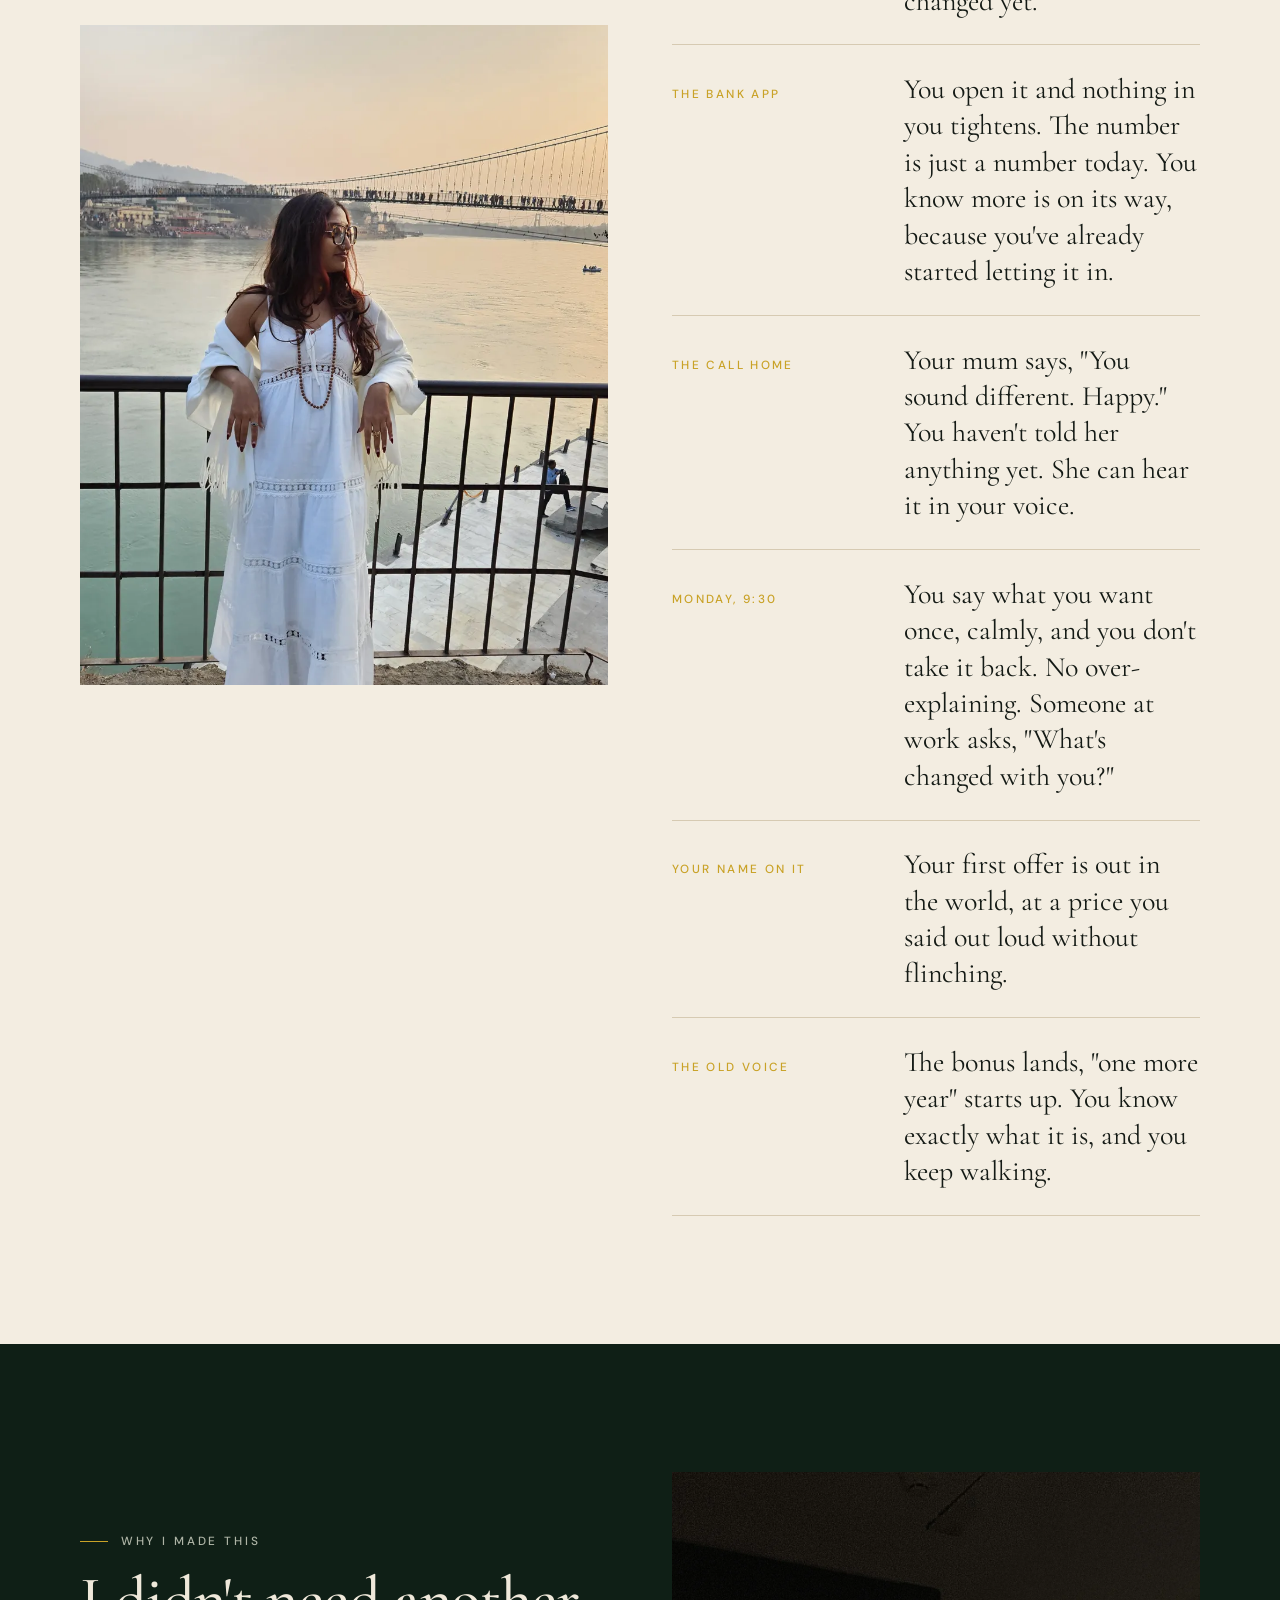
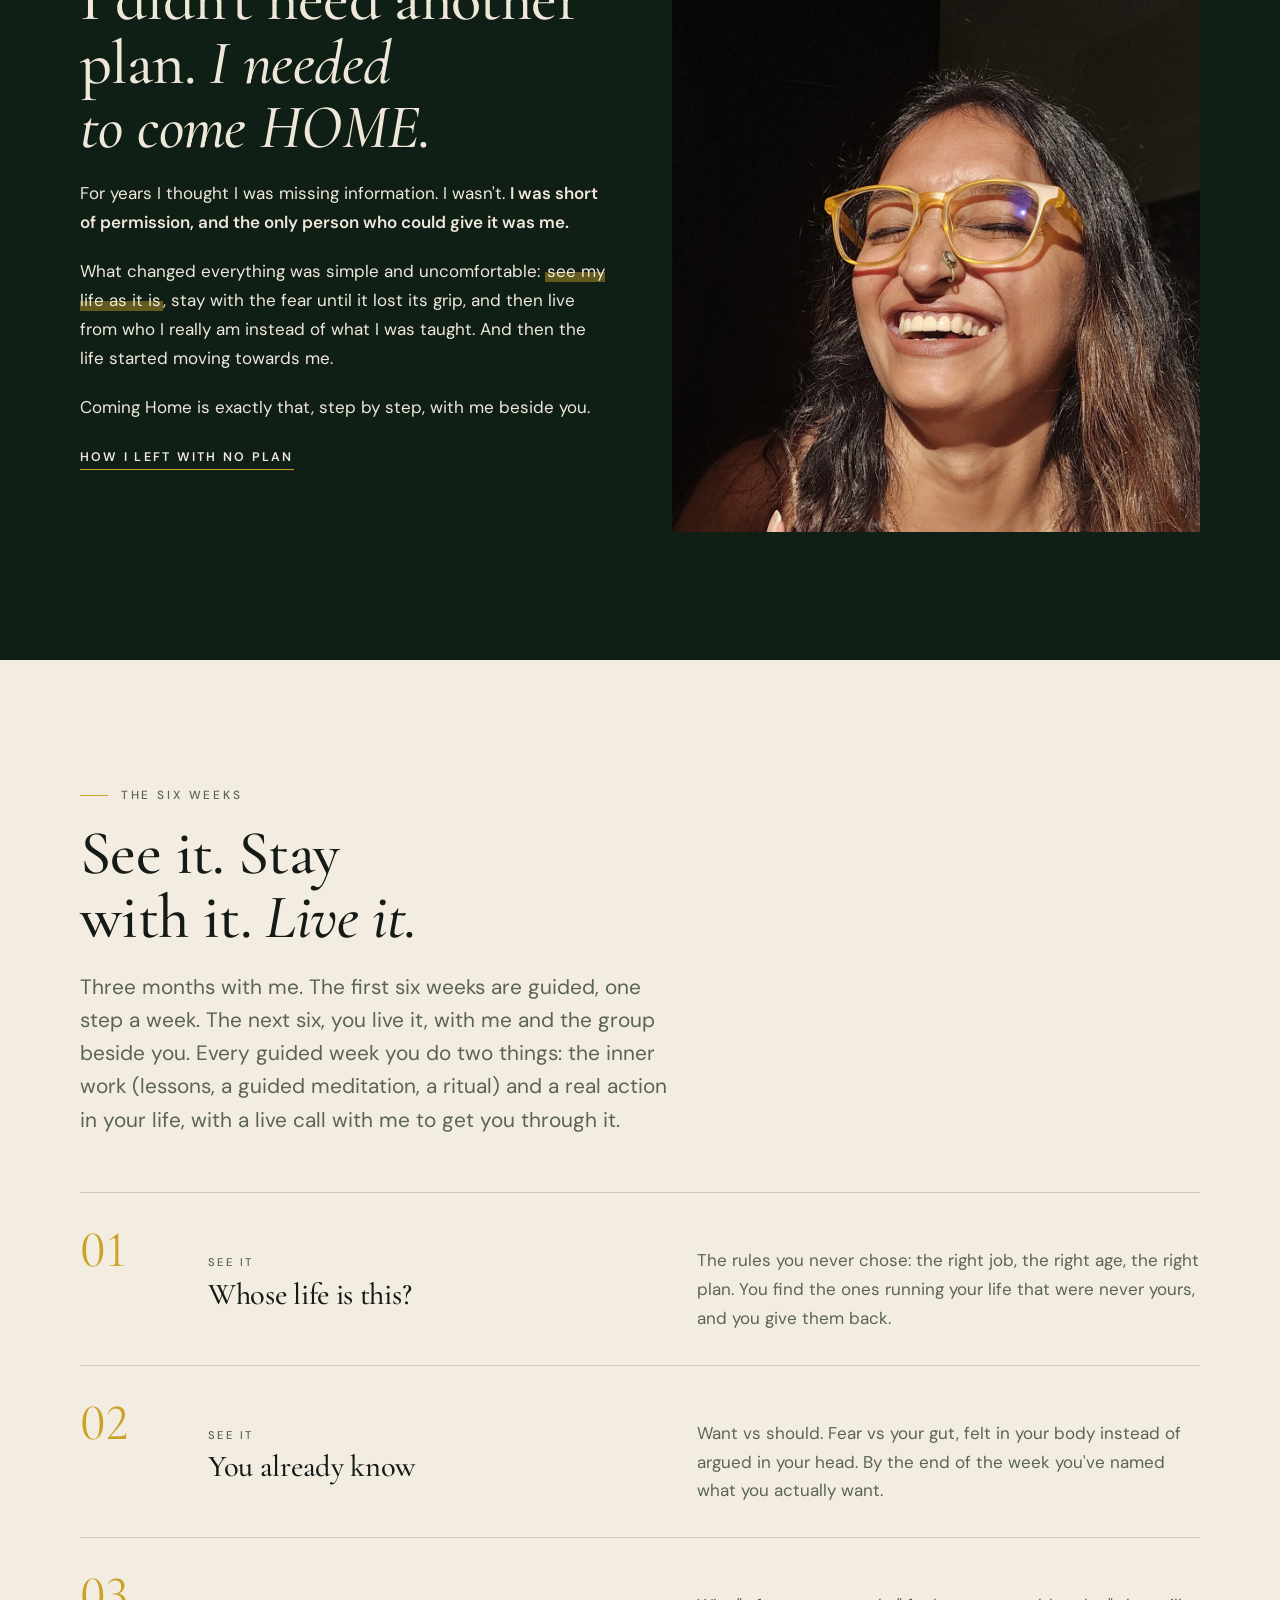
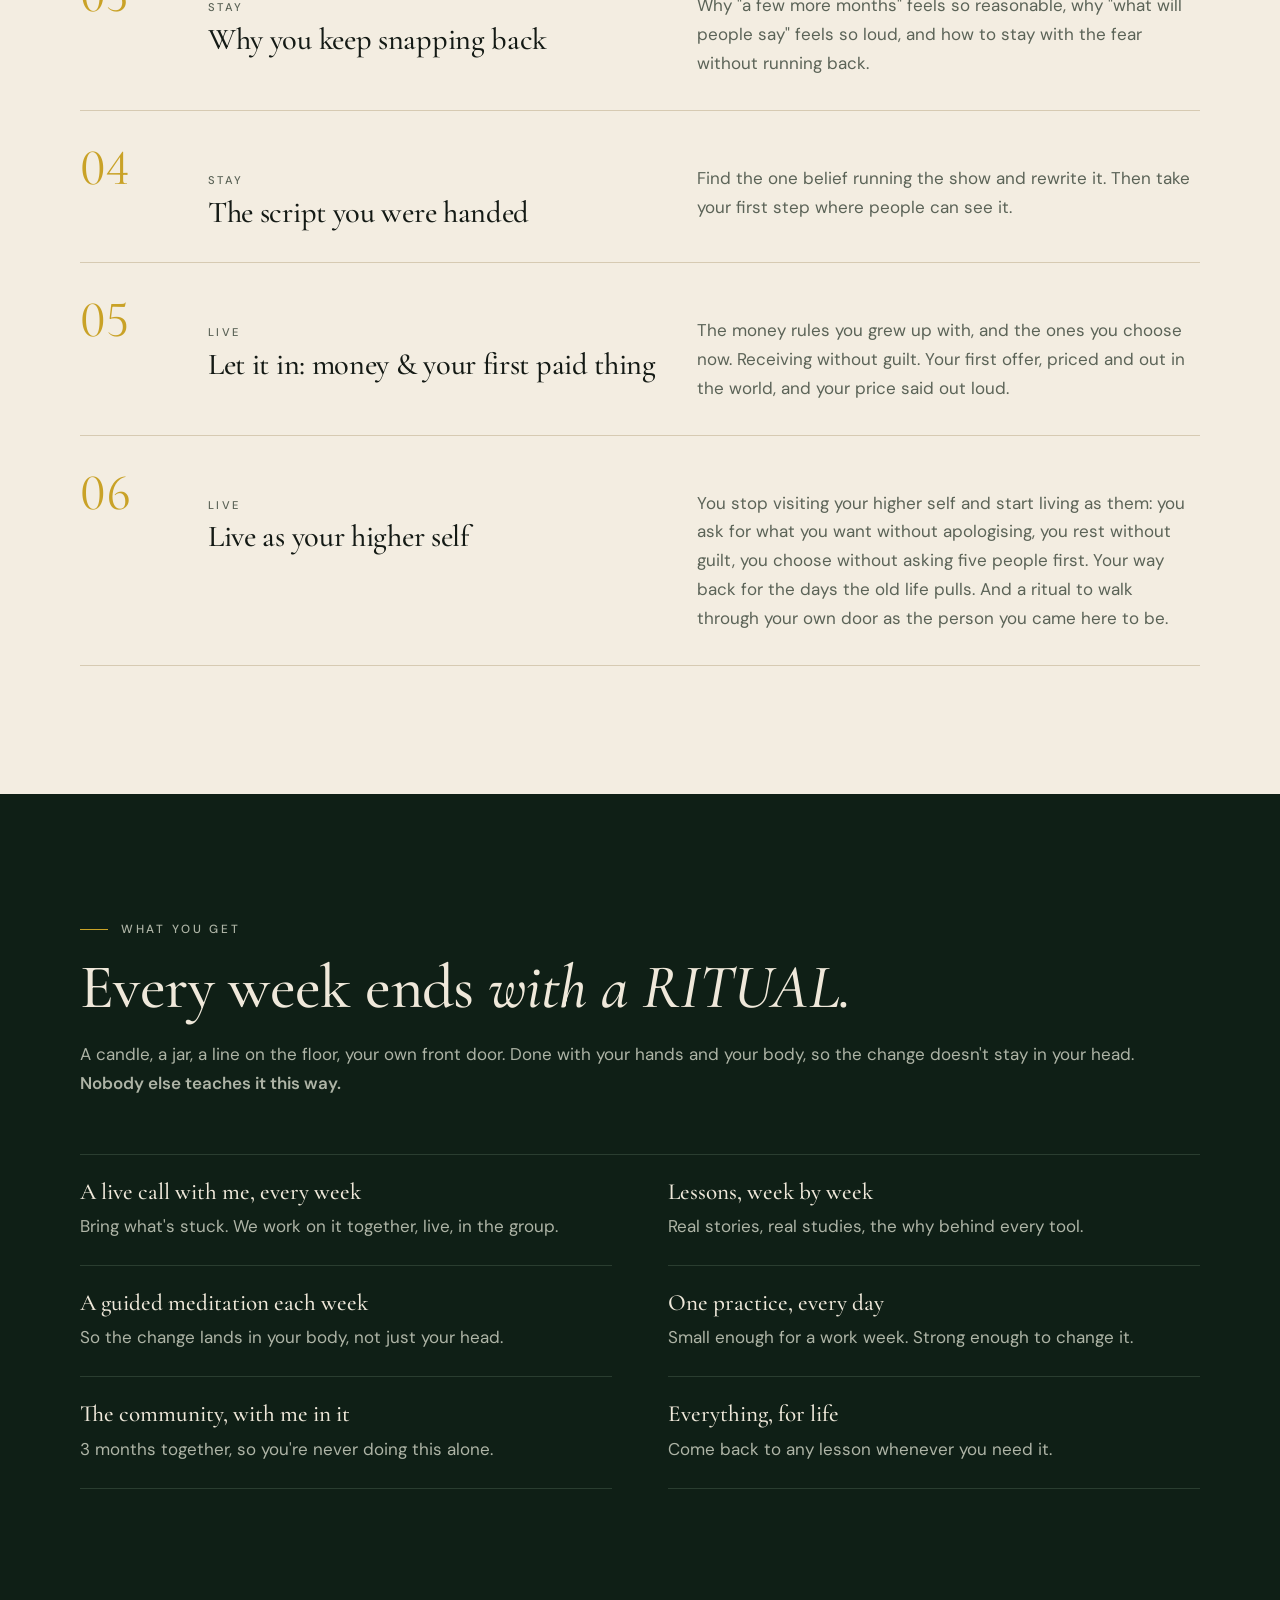
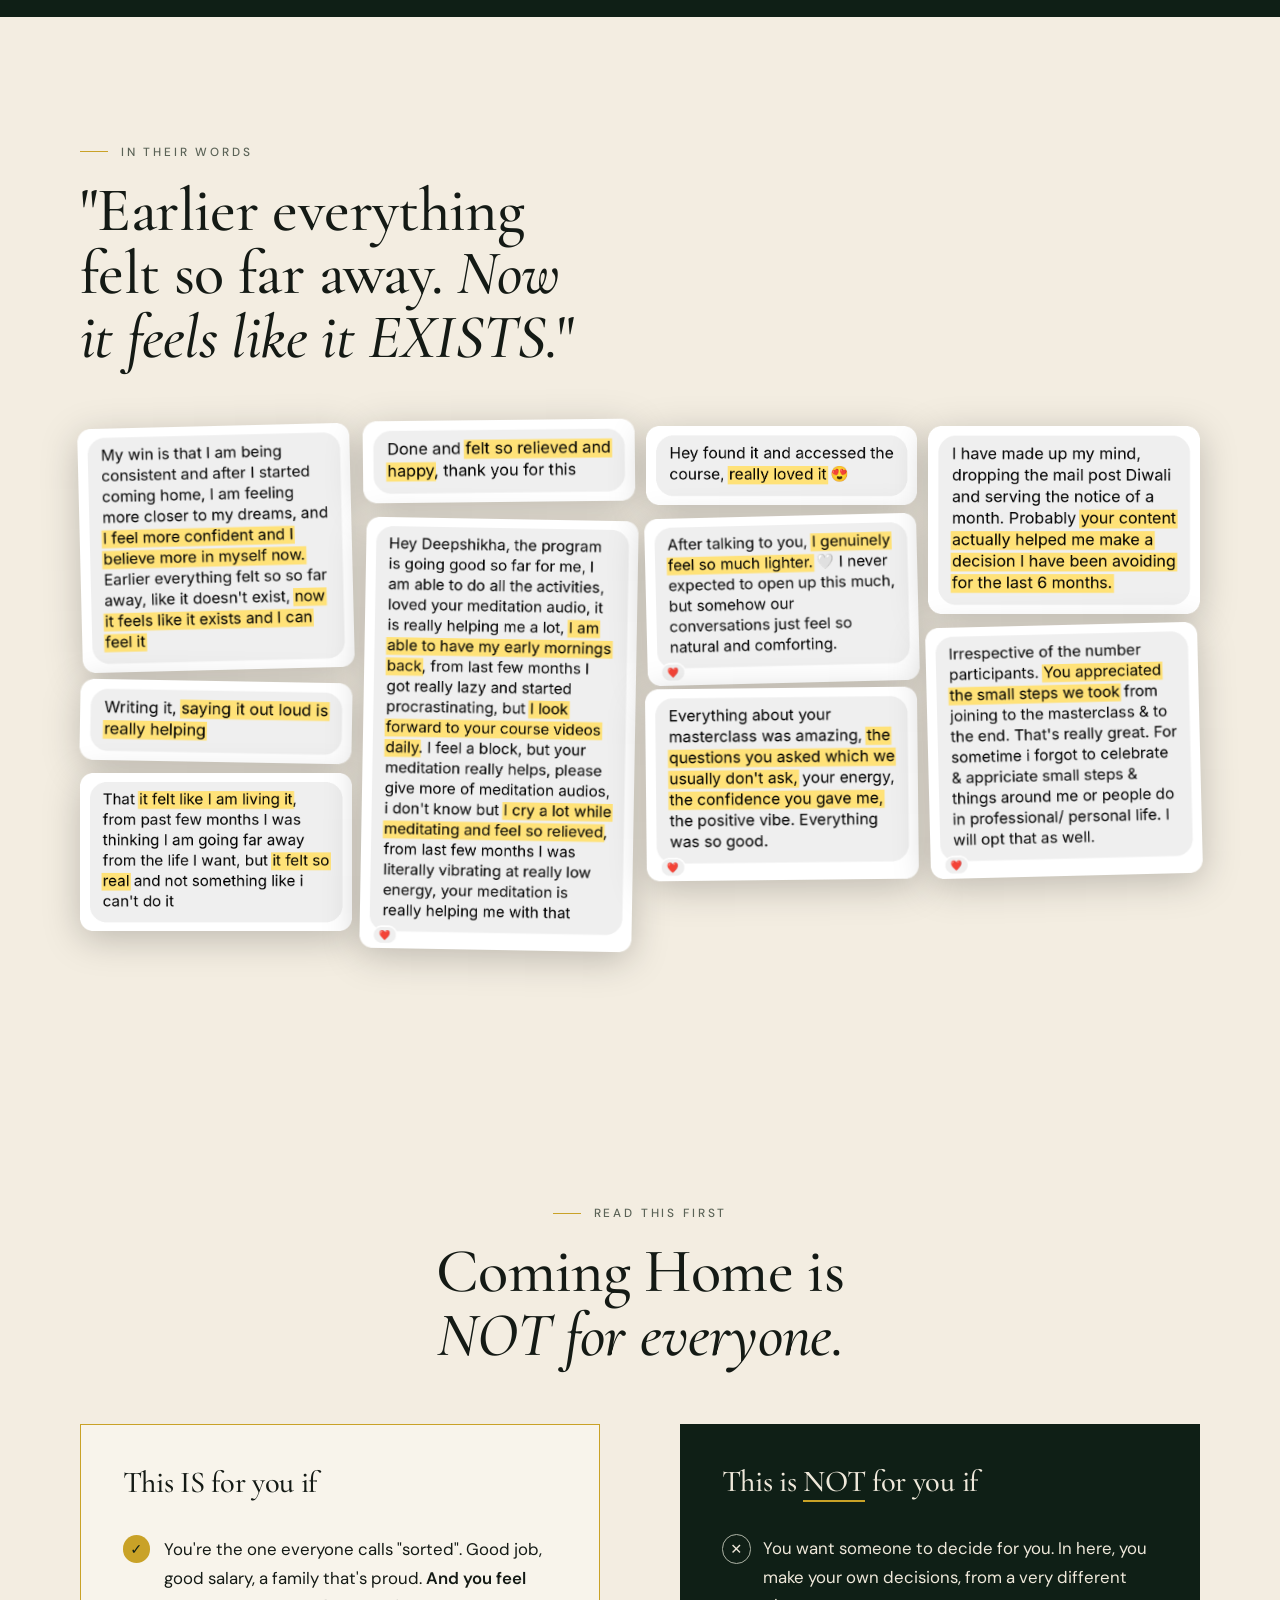
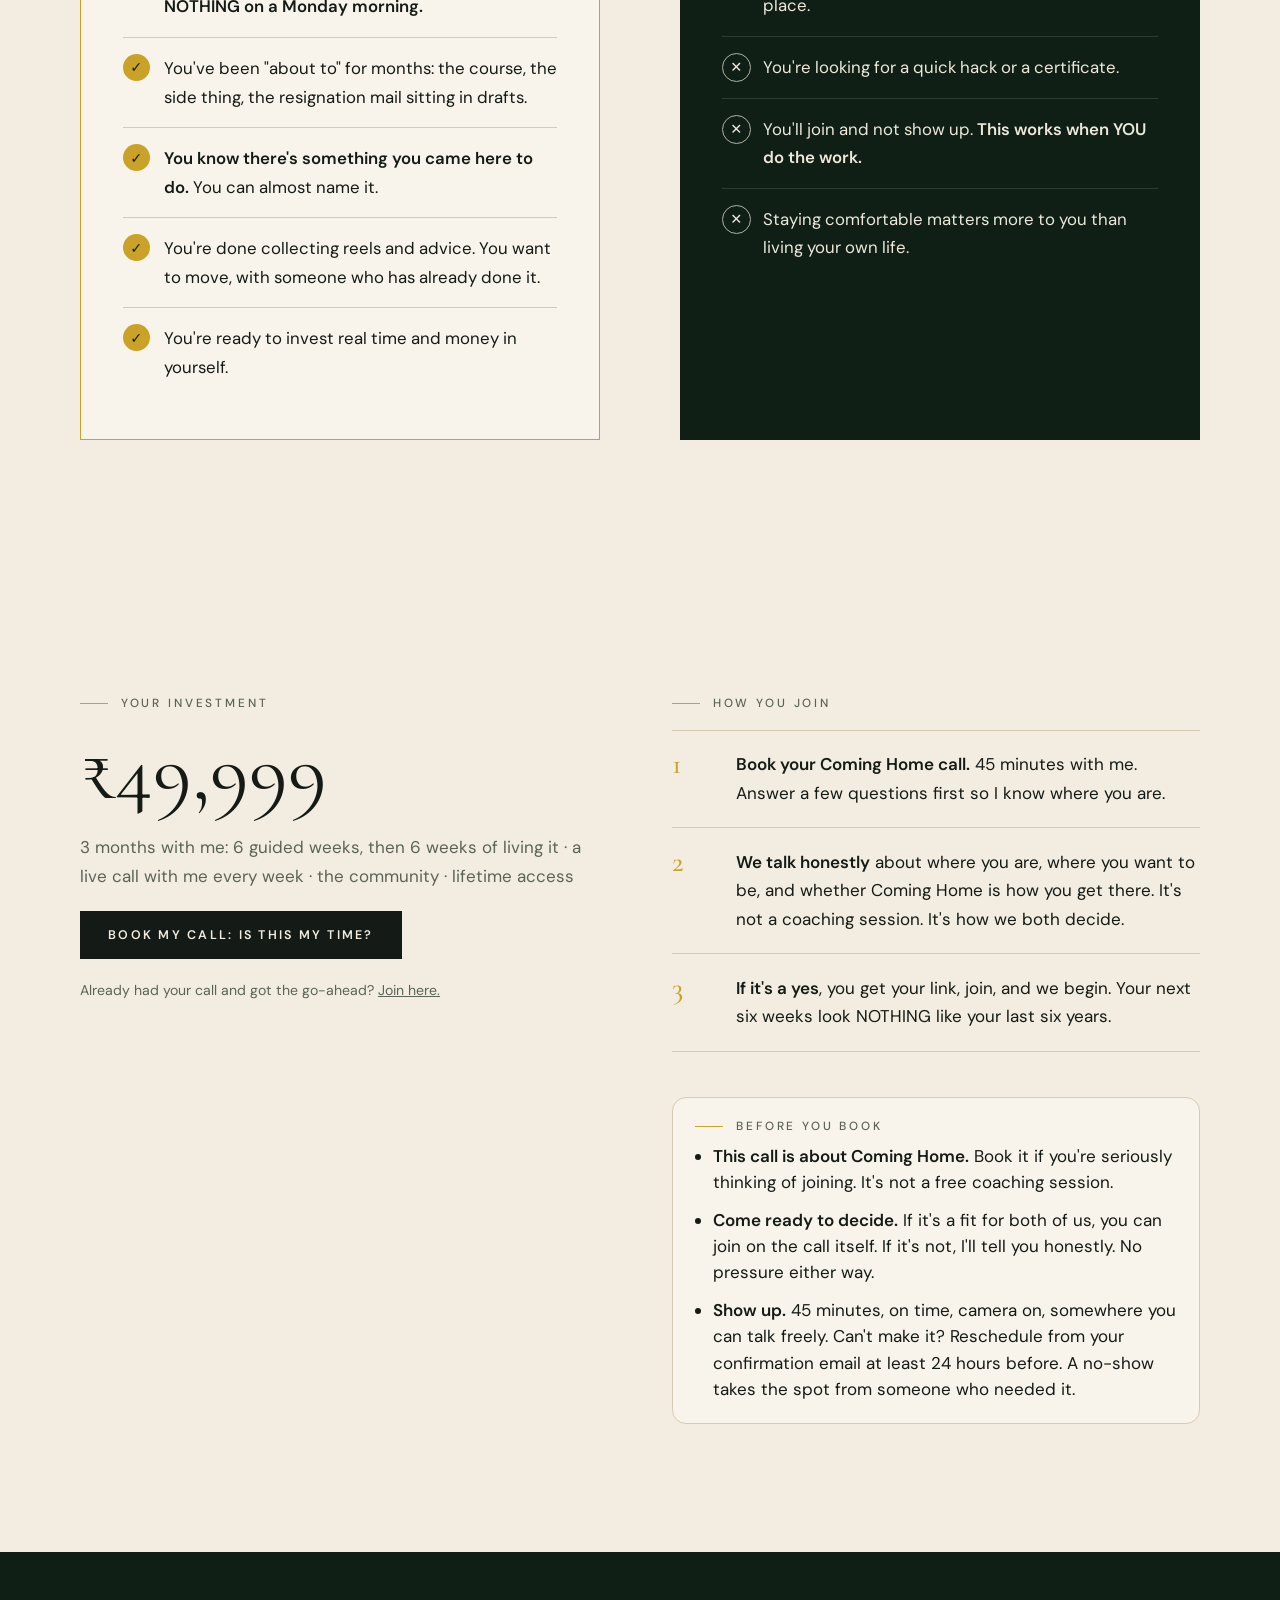
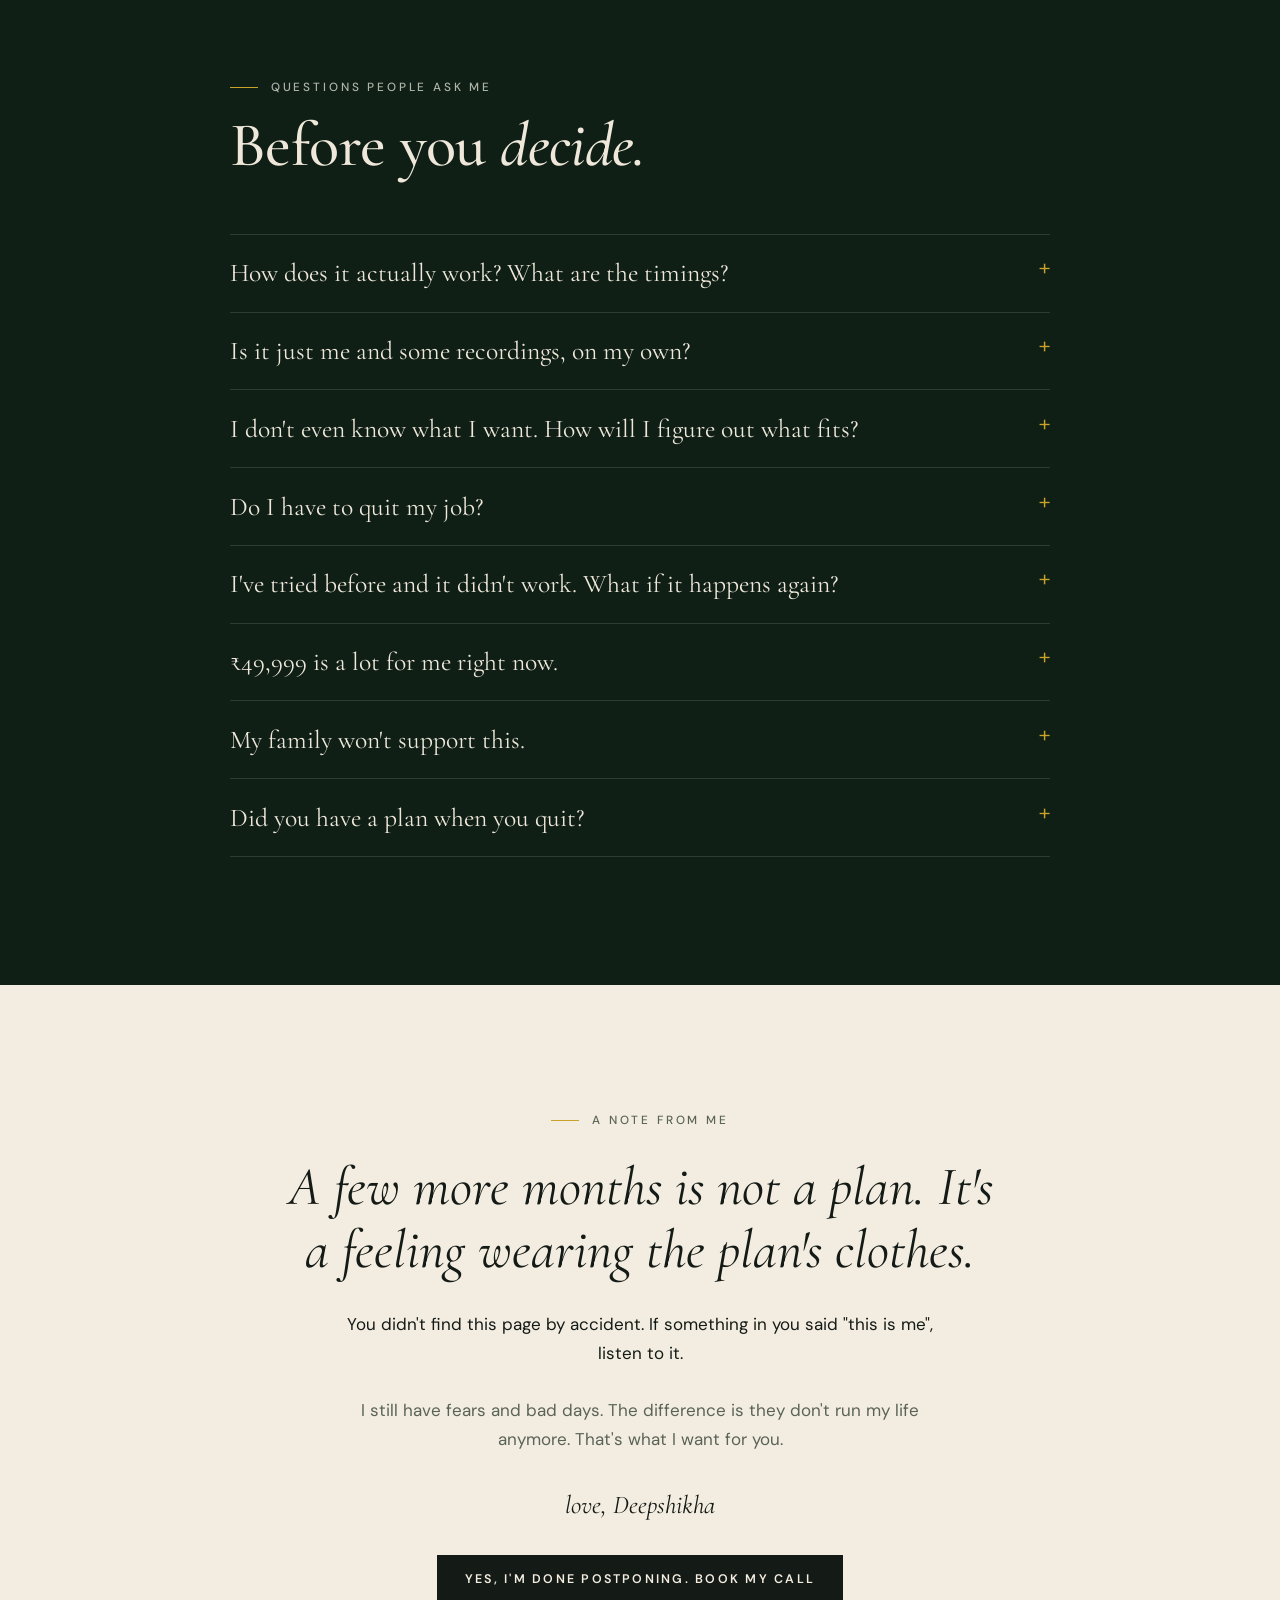
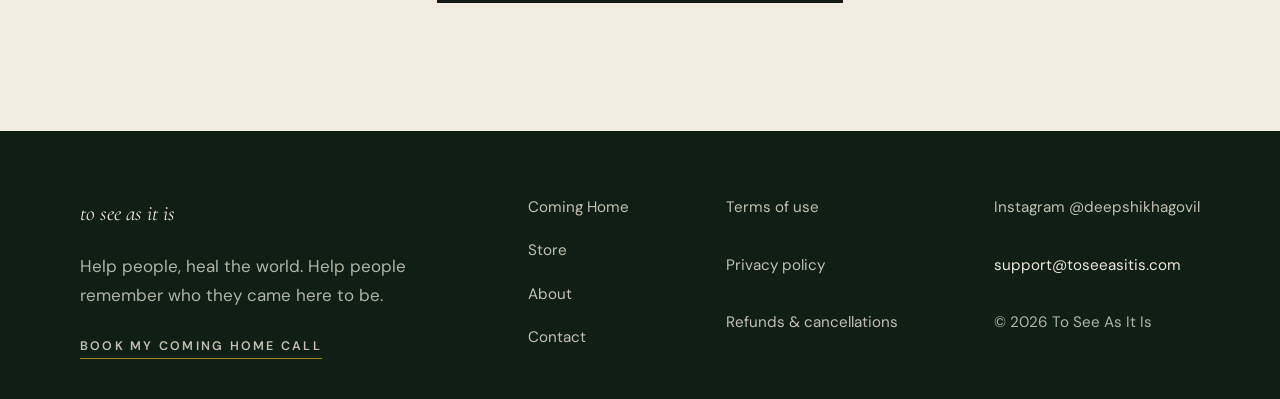
<file: coming-home.html>
<!doctype html>
<html lang="en">
<head>
<meta charset="utf-8">
<meta name="viewport" content="width=device-width, initial-scale=1, viewport-fit=cover">
<title>Coming Home · To See As It Is</title>
<meta name="claude:viewport-fit-sides" content="cover">
<meta name="description" content="Coming Home: 6 weeks with Deepshikha, live every week. Find what you actually want, and start living it.">
<meta property="og:title" content="Coming Home · To See As It Is">
<meta property="og:description" content="Coming Home: 6 weeks with Deepshikha, live every week. Find what you actually want, and start living it.">
<meta property="og:image" content="assets/img/dp-brown.webp">
<link rel="preconnect" href="https://fonts.googleapis.com"><link rel="preconnect" href="https://fonts.gstatic.com" crossorigin>
<link rel="stylesheet" href="https://fonts.googleapis.com/css2?family=Cormorant+Garamond:ital,wght@0,500;0,600;1,500&family=DM+Sans:wght@400;500;600&display=swap">
<link rel="stylesheet" href="assets/style.css">
<script async src="https://www.googletagmanager.com/gtag/js?id=G-FE8QNYLK2M"></script>
<script>
window.dataLayer=window.dataLayer||[];function gtag(){dataLayer.push(arguments);}
gtag('js',new Date());gtag('config','G-FE8QNYLK2M');
document.addEventListener('click',function(e){var a=e.target.closest&&e.target.closest('a[href]');if(!a)return;var h=a.href,t=(a.textContent||'').trim().slice(0,60);
if(h.indexOf('cal.com')>-1||h.indexOf('calendly.com')>-1)gtag('event','book_call',{link_text:t,link_url:h});
else if(h.indexOf('rzp.io')>-1)gtag('event','begin_checkout',{link_text:t,link_url:h});
else if(h.indexOf('instagram.com')>-1)gtag('event','instagram_click',{link_text:t});},true);
document.addEventListener('submit',function(e){var f=e.target;if(f&&f.id==='free-form'){var w=f.elements['what'];gtag('event','sign_up',{method:w?w.value:'free'});}},true);
</script>
<script type="text/javascript">
(function(c,l,a,r,i,t,y){c[a]=c[a]||function(){(c[a].q=c[a].q||[]).push(arguments)};t=l.createElement(r);t.async=1;t.src="https://www.clarity.ms/tag/"+i;y=l.getElementsByTagName(r)[0];y.parentNode.insertBefore(t,y);})(window,document,"clarity","script","zk2vw2aj0l");
</script>
</head>
<body>
<header class="nav"><div class="wrap"><a class="logo" href="/">to see as it is</a><nav aria-label="Main"><ul><li><a href="/">Home</a></li><li><a href="/coming-home" aria-current="page">Coming Home</a></li><li><a href="/store">Store</a></li><li><a href="/about">About</a></li></ul></nav></div></header>
<main>
<section class="hero"><div class="hero-split">
  <div class="ph photo"><img src="assets/img/georgia-arms.webp" alt="Deepshikha in a white dress, arms wide open above a river valley" width="1200" height="1600"></div>
  <div class="copy">
    <p class="label">Coming Home · a 3-month experience with me</p>
    <h1>The life you keep postponing <em>starts HERE.</em></h1>
    <p class="lede read">For spiritual, ambitious women who are good at a job they don't love. Remember who you came here to be, get clear on what you're here to build and start building it, and learn the inner tools to live it fully: <strong>from truth, not fear. From abundance, not survival.</strong></p>
    <div class="btns">
      <a class="btn btn-main" href="#join">I'm ready to stop postponing</a>
      <a class="link" href="#inside">Show me the 6 weeks</a>
    </div>
  </div>
</div></section>

<section><div class="wrap split" style="align-items:stretch">
  <div class="stack" style="justify-content:center">
    <p class="label">From</p>
    <p class="big-quote">"I know this job isn't me. But I don't know what else, and I'm scared to even try."</p>
  </div>
  <div class="stack" style="justify-content:center">
    <p class="label">To</p>
    <p class="big-quote" style="font-style:normal">"I know what I want. I've started. And for the first time, my life feels like mine."</p>
  </div>
</div></section>

<section class="dark"><div class="wrap stack-lg">
  <div class="stack read">
    <p class="label">Where you are</p>
    <h2>You're not confused. <em>You're POSTPONING.</em></h2>
  </div>
  <div class="scatter">
    <p class="bubble b1"><span class="when">Monday, 9:30 am</span>The laptop opens and something in you switches off <em>until Friday.</em></p>
    <p class="bubble b2"><span class="when">The bank app</span>You don't open it, because the number decides <em>how long you have to stay.</em></p>
    <p class="bubble b3"><span class="when">"So what's the plan?"</span>Someone at home asks. You laugh it off and <em>change the topic.</em></p>
    <p class="bubble b4"><span class="when">After the bonus</span>After the appraisal. After Diwali. "A few more months" has been your plan <em>for two years.</em></p>
    <p class="bubble b5"><span class="when">2 am</span>You already know what you want. You just haven't let yourself <em>say it out loud.</em></p>
  </div>
</div></section>

<section><div class="wrap split">
  <div class="ph ph-tall"><img src="assets/img/rishikesh-tall.webp" alt="Deepshikha in a white dress by the river at sunset" width="901" height="1600" loading="lazy"></div>
  <div class="stack-lg">
    <div class="stack"><p class="label">Six weeks from now</p>
    <h2>You stop waiting for your life <em>and start LIVING it.</em></h2></div>
    <ul class="scenes">
      <li><span class="when">Monday</span><span class="what">You wake up knowing who you are and what you're here to build. Your day feels like YOURS again, even the parts that haven't changed yet.</span></li>
      <li><span class="when">The bank app</span><span class="what">You open it and nothing in you tightens. The number is just a number today. You know more is on its way, because you've already started letting it in.</span></li>
      <li><span class="when">The call home</span><span class="what">Your mum says, "You sound different. Happy." You haven't told her anything yet. She can hear it in your voice.</span></li>
      <li><span class="when">Monday, 9:30</span><span class="what">You say what you want once, calmly, and you don't take it back. No over-explaining. Someone at work asks, "What's changed with you?"</span></li>
      <li><span class="when">Your name on it</span><span class="what">Your first offer is out in the world, at a price you said out loud without flinching.</span></li>
      <li><span class="when">The old voice</span><span class="what">The bonus lands, "one more year" starts up. You know exactly what it is, and you keep walking.</span></li>
    </ul>
  </div>
</div></section>

<section class="dark"><div class="wrap split rev">
  <div class="ph ph-tall"><img src="assets/img/stripe-cover.webp" alt="Deepshikha laughing with her eyes closed, hand on her chest, in warm light" width="1200" height="1500" loading="lazy"></div>
  <div class="stack">
    <p class="label">Why I made this</p>
    <h2>I didn't need another plan. <em>I needed to come HOME.</em></h2>
    <p>For years I thought I was missing information. I wasn't. <strong>I was short of permission, and the only person who could give it was me.</strong></p>
    <p>What changed everything was simple and uncomfortable: <mark>see my life as it is</mark>, stay with the fear until it lost its grip, and then live from who I really am instead of what I was taught. And then the life started moving towards me.</p>
    <p>Coming Home is exactly that, step by step, with me beside you.</p>
    <p><a class="link" href="/about">How I left with no plan</a></p>
  </div>
</div></section>

<section id="inside"><div class="wrap stack-lg">
  <div class="stack read">
    <p class="label">The six weeks</p>
    <h2>See it. Stay with it. <em>Live it.</em></h2>
    <p class="lede">Three months with me. The first six weeks are guided, one step a week. The next six, you live it, with me and the group beside you. Every guided week you do two things: the inner work (lessons, a guided meditation, a ritual) and a real action in your life, with a live call with me to get you through it.</p>
  </div>
  <ol class="weeks">
    <li class="week"><span class="n">01</span><div><span class="phase">See it</span><h3>Whose life is this?</h3></div><p class="soft">The rules you never chose: the right job, the right age, the right plan. You find the ones running your life that were never yours, and you give them back.</p></li>
    <li class="week"><span class="n">02</span><div><span class="phase">See it</span><h3>You already know</h3></div><p class="soft">Want vs should. Fear vs your gut, felt in your body instead of argued in your head. By the end of the week you've named what you actually want.</p></li>
    <li class="week"><span class="n">03</span><div><span class="phase">Stay</span><h3>Why you keep snapping back</h3></div><p class="soft">Why "a few more months" feels so reasonable, why "what will people say" feels so loud, and how to stay with the fear without running back.</p></li>
    <li class="week"><span class="n">04</span><div><span class="phase">Stay</span><h3>The script you were handed</h3></div><p class="soft">Find the one belief running the show and rewrite it. Then take your first step where people can see it.</p></li>
    <li class="week"><span class="n">05</span><div><span class="phase">Live</span><h3>Let it in: money &amp; your first paid thing</h3></div><p class="soft">The money rules you grew up with, and the ones you choose now. Receiving without guilt. Your first offer, priced and out in the world, and your price said out loud.</p></li>
    <li class="week"><span class="n">06</span><div><span class="phase">Live</span><h3>Live as your higher self</h3></div><p class="soft">You stop visiting your higher self and start living as them: you ask for what you want without apologising, you rest without guilt, you choose without asking five people first. Your way back for the days the old life pulls. And a ritual to walk through your own door as the person you came here to be.</p></li>
  </ol>
</div></section>

<section class="dark"><div class="wrap">
  <div class="stack-lg">
    <div class="stack"><p class="label">What you get</p>
    <h2>Every week ends <em>with a RITUAL.</em></h2>
    <p class="soft">A candle, a jar, a line on the floor, your own front door. Done with your hands and your body, so the change doesn't stay in your head. <strong>Nobody else teaches it this way.</strong></p></div>
    <div class="incl">
      <div><strong>A live call with me, every week</strong><span class="soft">Bring what's stuck. We work on it together, live, in the group.</span></div>
      <div><strong>Lessons, week by week</strong><span class="soft">Real stories, real studies, the why behind every tool.</span></div>
      <div><strong>A guided meditation each week</strong><span class="soft">So the change lands in your body, not just your head.</span></div>
      <div><strong>One practice, every day</strong><span class="soft">Small enough for a work week. Strong enough to change it.</span></div>
      <div><strong>The community, with me in it</strong><span class="soft">3 months together, so you're never doing this alone.</span></div>
      <div><strong>Everything, for life</strong><span class="soft">Come back to any lesson whenever you need it.</span></div>
    </div>
  </div>
</div></section>

<section><div class="wrap stack-lg">
  <div class="stack read"><p class="label">In their words</p>
  <h2>"Earlier everything felt so far away. <em>Now it feels like it EXISTS.</em>"</h2>
  </div>
  <div class="wall">
    <figure><img src="assets/img/msg-nishtha-change.png" alt="Message: My win is that I am being consistent and after I started coming home, I am feeling more closer to my dreams, I feel more confident and I believe more in myself now. Earlier everything felt so so far away, like it doesn't exist, now it feels like it exists and I can feel it" loading="lazy"></figure>
    <figure><img src="assets/img/msg-nishtha-activities.png" alt="Message: Writing it, saying it out loud is really helping" loading="lazy"></figure>
    <figure><img src="assets/img/msg-1.png" alt="Message: That it felt like I am living it, from past few months I was thinking I am going far away from the life I want, but it felt so real and not something like I can't do it" loading="lazy"></figure>
    <figure><img src="assets/img/msg-4.png" alt="Message: Done and felt so relieved and happy, thank you for this" loading="lazy"></figure>
    <figure><img src="assets/img/msg-2.png" alt="Message: the program is going good, loved your meditation audio, I am able to have my early mornings back, I look forward to your course videos daily, I cry a lot while meditating and feel so relieved" loading="lazy"></figure>
    <figure><img src="assets/img/msg-5.png" alt="Message: Hey found it and accessed the course, really loved it" loading="lazy"></figure>
    <figure><img src="assets/img/msg-v2-3.png" alt="Message: After talking to you, I genuinely feel so much lighter. I never expected to open up this much, but somehow our conversations just feel so natural and comforting." loading="lazy"></figure>
    <figure><img src="assets/img/msg-v2-4.png" alt="Message: Everything about your masterclass was amazing, the questions you asked which we usually don't ask, your energy, the confidence you gave me, the positive vibe." loading="lazy"></figure>
    <figure><img src="assets/img/msg-anjali.png" alt="Message: I have made up my mind, dropping the mail post Diwali and serving the notice of a month. Probably your content actually helped me make a decision I have been avoiding for the last 6 months." loading="lazy"></figure>
    <figure><img src="assets/img/msg-subhoda.png" alt="Message: You appreciated the small steps we took from joining to the masterclass and to the end. For sometime I forgot to celebrate and appreciate small steps. I will opt that as well." loading="lazy"></figure>
  </div>
</div></section>

<section><div class="wrap stack-lg">
  <div class="stack center" style="max-width:760px">
    <p class="label">Read this first</p>
    <h2>Coming Home is <em>NOT for everyone.</em></h2>
  </div>
  <div class="fit">
    <div class="fit-card yes">
      <h3>This IS for you if</h3>
      <ul class="marks">
      <li>You're the one everyone calls "sorted". Good job, good salary, a family that's proud. <strong>And you feel NOTHING on a Monday morning.</strong></li>
      <li>You've been "about to" for months: the course, the side thing, the resignation mail sitting in drafts.</li>
      <li><strong>You know there's something you came here to do.</strong> You can almost name it.</li>
      <li>You're done collecting reels and advice. You want to move, with someone who has already done it.</li>
      <li>You're ready to invest real time and money in yourself.</li>
    </ul>
    </div>
    <div class="fit-card no">
      <h3>This is <span class="caps">NOT</span> for you if</h3>
      <ul class="marks">
      <li>You want someone to decide for you. In here, you make your own decisions, from a very different place.</li>
      <li>You're looking for a quick hack or a certificate.</li>
      <li>You'll join and not show up. <strong>This works when YOU do the work.</strong></li>
      <li>Staying comfortable matters more to you than living your own life.</li>
          </ul>
    </div>
  </div>
</div></section>

<section id="join"><div class="wrap split" style="align-items:start">
  <div class="stack">
    <p class="label">Your investment</p>
    <p class="price">₹49,999</p>
    <p class="soft">3 months with me: 6 guided weeks, then 6 weeks of living it · a live call with me every week · the community · lifetime access</p>
    <div class="btns"><a class="btn btn-main" href="https://cal.com/toseeasitis/coming-home-call" target="_blank" rel="noopener">Book my call: is this my time?</a></div>
    <p class="note">Already had your call and got the go-ahead? <a href="https://rzp.io/rzp/toseeasitis-coming-home" target="_blank" rel="noopener">Join here.</a></p>
  </div>
  <div class="stack">
    <p class="label">How you join</p>
    <ol class="steps">
      <li><b>1</b><span><strong>Book your Coming Home call.</strong> 45 minutes with me. Answer a few questions first so I know where you are.</span></li>
      <li><b>2</b><span><strong>We talk honestly</strong> about where you are, where you want to be, and whether Coming Home is how you get there. It's not a coaching session. It's how we both decide.</span></li>
      <li><b>3</b><span><strong>If it's a yes</strong>, you get your link, join, and we begin. Your next six weeks look NOTHING like your last six years.</span></li>
    </ol>
    <div class="callrules">
      <p class="label">Before you book</p>
      <ul>
        <li><strong>This call is about Coming Home.</strong> Book it if you're seriously thinking of joining. It's not a free coaching session.</li>
        <li><strong>Come ready to decide.</strong> If it's a fit for both of us, you can join on the call itself. If it's not, I'll tell you honestly. No pressure either way.</li>
        <li><strong>Show up.</strong> 45 minutes, on time, camera on, somewhere you can talk freely. Can't make it? Reschedule from your confirmation email at least 24 hours before. A no-show takes the spot from someone who needed it.</li>
      </ul>
    </div>
  </div>
</div></section>

<section class="dark"><div class="wrap stack-lg" style="max-width:860px">
  <div class="stack"><p class="label">Questions people ask me</p><h2>Before you <em>decide.</em></h2></div>
  <div class="faq">
    <details><summary>How does it actually work? What are the timings?</summary><div class="ans"><p>Every week, new lessons open that you watch on your own time, usually in the evening after work. You do one practice a day and one ritual at the end of the week. Then we meet live once a week. We fix a call slot that works for the group, and I'll share it on our call before you join.</p></div></details>
    <details><summary>Is it just me and some recordings, on my own?</summary><div class="ans"><p>No. You see me live every week, you're in the community with me and the others for 3 months, and you bring your real situation to the call. You won't be doing this alone.</p></div></details>
    <details><summary>I don't even know what I want. How will I figure out what fits?</summary><div class="ans"><p>That's what weeks 1 and 2 are for. Most people who say "I don't know" do know. It's buried under years of "should". We clear the shoulds first, and what's left is usually what you've wanted for a long time.</p></div></details>
    <details><summary>Do I have to quit my job?</summary><div class="ans"><p>No. Most people do the six weeks with their job still running. What changes is who's making the choices: you, not your fear.</p></div></details>
    <details><summary>I've tried before and it didn't work. What if it happens again?</summary><div class="ans"><p>That "what if" is exactly what week 3 is about. You didn't fail because you aren't capable. You snapped back because nobody showed you how to stay. This time you'll have the tools, the group and me.</p></div></details>
    <details><summary>₹49,999 is a lot for me right now.</summary><div class="ans"><p>It's a real investment, and I want you to make it from a calm place, not a panicked one. Ask yourself what another year of "a few more months" is costing you. Then let's talk on the call. If it isn't the right time, I'll tell you honestly.</p></div></details>
    <details><summary>My family won't support this.</summary><div class="ans"><p>Coming Home isn't about convincing anyone. It's about you feeling at home in yourself. When you're truly there, people feel it, and that changes the conversations more than any argument ever could.</p></div></details>
    <details><summary>Did you have a plan when you quit?</summary><div class="ans"><p>No plan, no next job, no backup. I don't ask you to do it my way. I show you how to make your own move, at your own pace, from a place you can trust.</p></div></details>
  </div>
</div></section>

<section><div class="wrap stack center" style="max-width:820px;gap:1.8rem">
  <p class="label">A note from me</p>
  <p class="big-quote">A few more months is not a plan. It's a feeling wearing the plan's clothes.</p>
  <p class="read">You didn't find this page by accident. If something in you said "this is me", listen to it.</p>
  <p class="soft read">I still have fears and bad days. The difference is they don't run my life anymore. That's what I want for you.</p>
  <p class="sign">love, Deepshikha</p>
  <div class="btns" style="justify-content:center"><a class="btn btn-main" href="https://cal.com/toseeasitis/coming-home-call" target="_blank" rel="noopener">Yes, I'm done postponing. Book my call</a></div>
</div></section>

</main>
<footer class="foot"><div class="wrap">
<div class="stack" style="max-width:22rem"><p class="logo">to see as it is</p>
<p class="soft">Help people, heal the world. Help people remember who they came here to be.</p>
<p><a class="link" href="https://cal.com/toseeasitis/coming-home-call" target="_blank" rel="noopener">Book my Coming Home call</a></p></div>
<ul><li><a href="/coming-home">Coming Home</a></li><li><a href="/store">Store</a></li><li><a href="/about">About</a></li><li><a href="/contact">Contact</a></li></ul>
<ul><li><a href="/terms">Terms of use</a></li><li><a href="/privacy">Privacy policy</a></li><li><a href="/refunds">Refunds &amp; cancellations</a></li></ul>
<ul><li><a href="https://instagram.com/deepshikhagovil" target="_blank" rel="noopener">Instagram @deepshikhagovil</a></li><li>support@toseeasitis.com</li><li class="soft small">© 2026 To See As It Is</li></ul>
</div></footer>
</body>
</html>
</file>
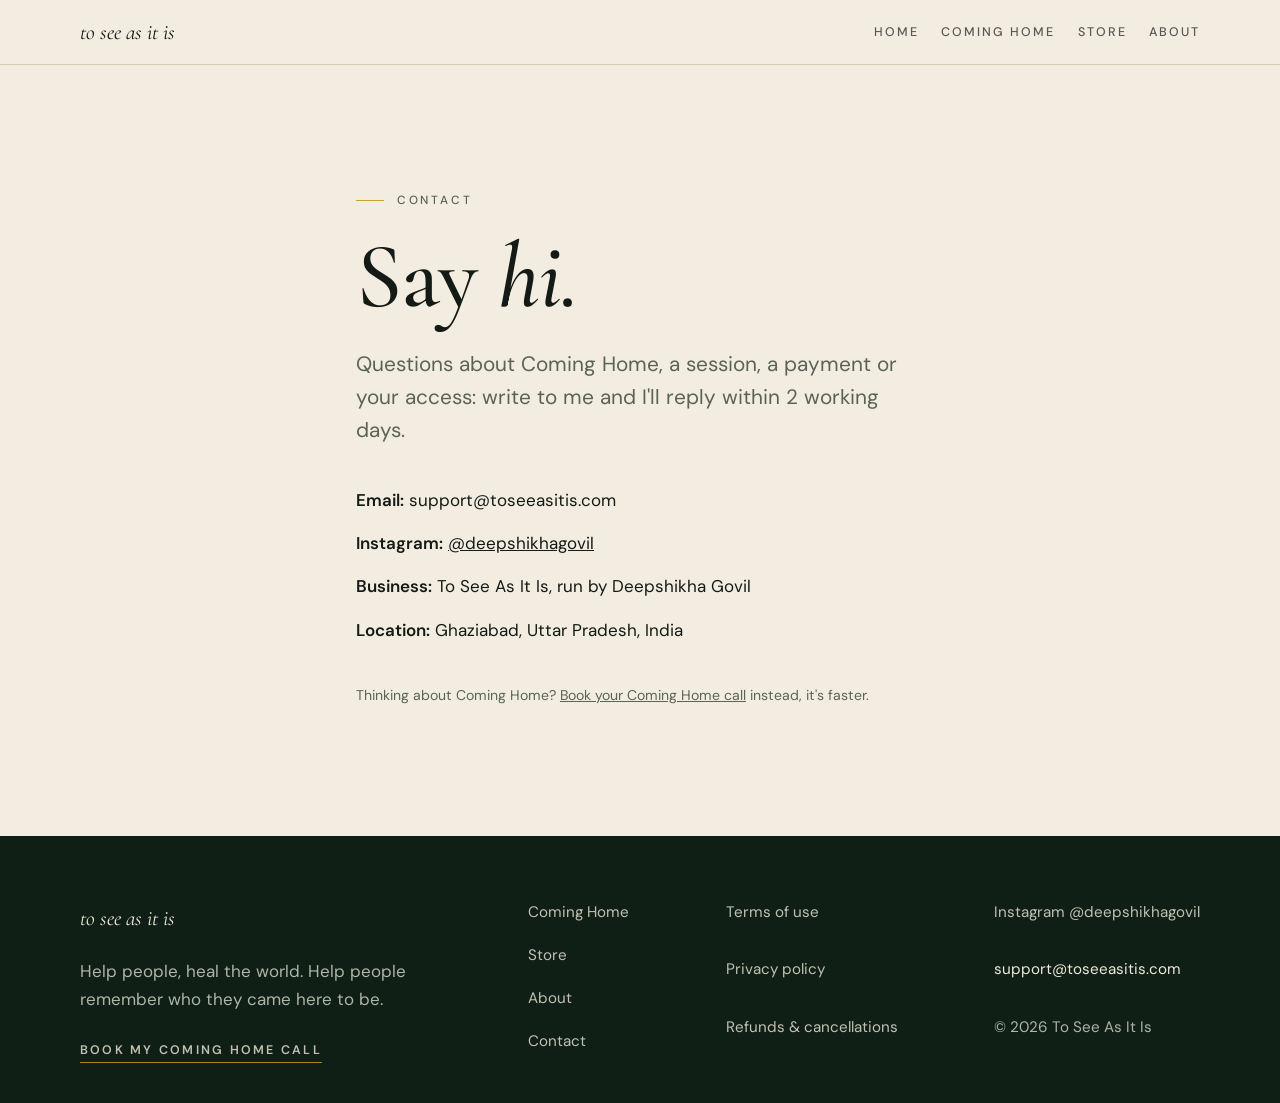
<file: contact.html>
<!doctype html>
<html lang="en">
<head>
<meta charset="utf-8">
<meta name="viewport" content="width=device-width, initial-scale=1, viewport-fit=cover">
<title>Contact · To See As It Is</title>
<meta name="claude:viewport-fit-sides" content="cover">
<meta name="description" content="How to reach To See As It Is.">
<meta property="og:title" content="Contact · To See As It Is">
<meta property="og:description" content="How to reach To See As It Is.">
<meta property="og:image" content="assets/img/dp-brown.webp">
<link rel="preconnect" href="https://fonts.googleapis.com"><link rel="preconnect" href="https://fonts.gstatic.com" crossorigin>
<link rel="stylesheet" href="https://fonts.googleapis.com/css2?family=Cormorant+Garamond:ital,wght@0,500;0,600;1,500&family=DM+Sans:wght@400;500;600&display=swap">
<link rel="stylesheet" href="assets/style.css">
<script async src="https://www.googletagmanager.com/gtag/js?id=G-FE8QNYLK2M"></script>
<script>
window.dataLayer=window.dataLayer||[];function gtag(){dataLayer.push(arguments);}
gtag('js',new Date());gtag('config','G-FE8QNYLK2M');
document.addEventListener('click',function(e){var a=e.target.closest&&e.target.closest('a[href]');if(!a)return;var h=a.href,t=(a.textContent||'').trim().slice(0,60);
if(h.indexOf('cal.com')>-1||h.indexOf('calendly.com')>-1)gtag('event','book_call',{link_text:t,link_url:h});
else if(h.indexOf('rzp.io')>-1)gtag('event','begin_checkout',{link_text:t,link_url:h});
else if(h.indexOf('instagram.com')>-1)gtag('event','instagram_click',{link_text:t});},true);
document.addEventListener('submit',function(e){var f=e.target;if(f&&f.id==='free-form'){var w=f.elements['what'];gtag('event','sign_up',{method:w?w.value:'free'});}},true);
</script>
<script type="text/javascript">
(function(c,l,a,r,i,t,y){c[a]=c[a]||function(){(c[a].q=c[a].q||[]).push(arguments)};t=l.createElement(r);t.async=1;t.src="https://www.clarity.ms/tag/"+i;y=l.getElementsByTagName(r)[0];y.parentNode.insertBefore(t,y);})(window,document,"clarity","script","zk2vw2aj0l");
</script>
</head>
<body>
<header class="nav"><div class="wrap"><a class="logo" href="/">to see as it is</a><nav aria-label="Main"><ul><li><a href="/">Home</a></li><li><a href="/coming-home">Coming Home</a></li><li><a href="/store">Store</a></li><li><a href="/about">About</a></li></ul></nav></div></header>
<main>
<section><div class="wrap stack read" style="gap:1.4rem">
  <p class="label">Contact</p>
  <h1>Say <em>hi.</em></h1>
  <p class="lede">Questions about Coming Home, a session, a payment or your access: write to me and I'll reply within 2 working days.</p>
  <ul class="ticks" style="list-style:none;padding:0;display:grid;gap:.9rem">
    <li><strong>Email:</strong> support@toseeasitis.com</li>
    <li><strong>Instagram:</strong> <a href="https://instagram.com/deepshikhagovil" target="_blank" rel="noopener">@deepshikhagovil</a></li>
    <li><strong>Business:</strong> To See As It Is, run by Deepshikha Govil</li>
    <li><strong>Location:</strong> Ghaziabad, Uttar Pradesh, India</li>
  </ul>
  <p class="note">Thinking about Coming Home? <a href="https://cal.com/toseeasitis/coming-home-call" target="_blank" rel="noopener">Book your Coming Home call</a> instead, it's faster.</p>
</div></section>

</main>
<footer class="foot"><div class="wrap">
<div class="stack" style="max-width:22rem"><p class="logo">to see as it is</p>
<p class="soft">Help people, heal the world. Help people remember who they came here to be.</p>
<p><a class="link" href="https://cal.com/toseeasitis/coming-home-call" target="_blank" rel="noopener">Book my Coming Home call</a></p></div>
<ul><li><a href="/coming-home">Coming Home</a></li><li><a href="/store">Store</a></li><li><a href="/about">About</a></li><li><a href="/contact">Contact</a></li></ul>
<ul><li><a href="/terms">Terms of use</a></li><li><a href="/privacy">Privacy policy</a></li><li><a href="/refunds">Refunds &amp; cancellations</a></li></ul>
<ul><li><a href="https://instagram.com/deepshikhagovil" target="_blank" rel="noopener">Instagram @deepshikhagovil</a></li><li>support@toseeasitis.com</li><li class="soft small">© 2026 To See As It Is</li></ul>
</div></footer>
</body>
</html>
</file>
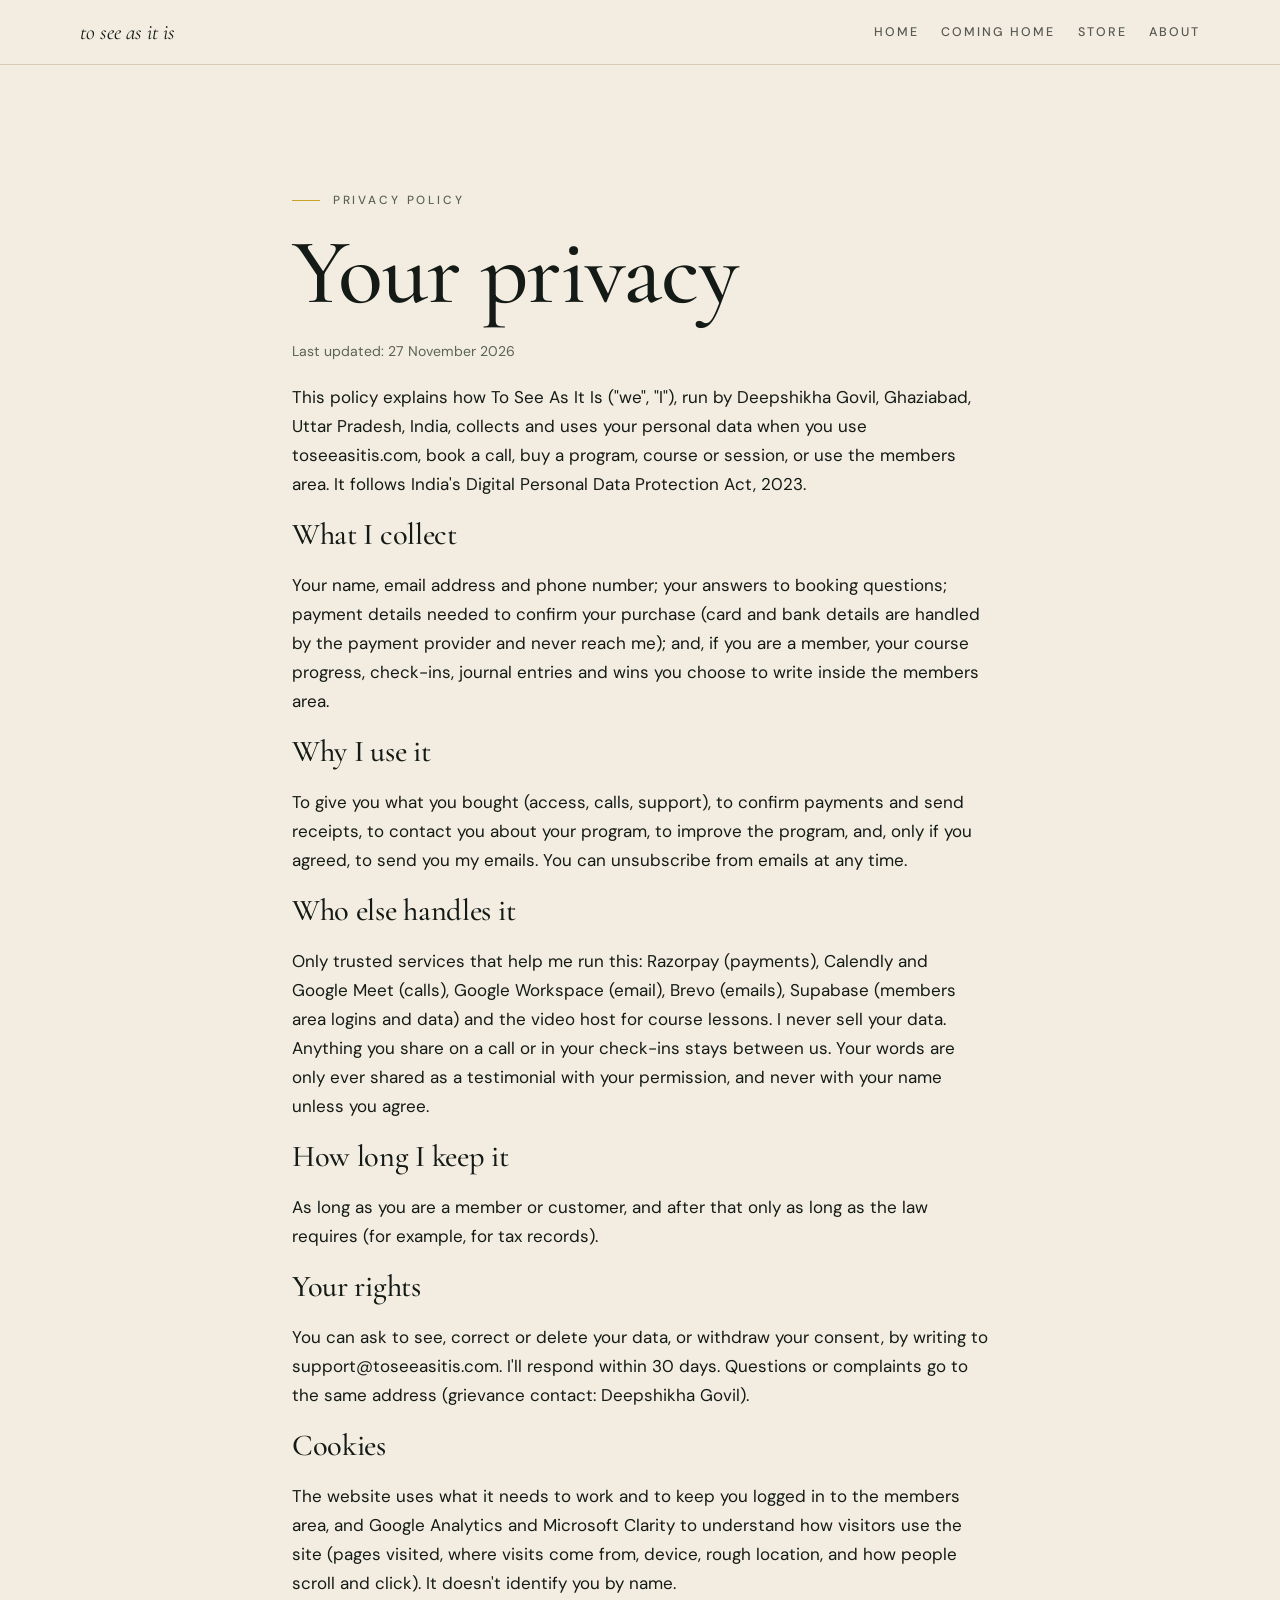
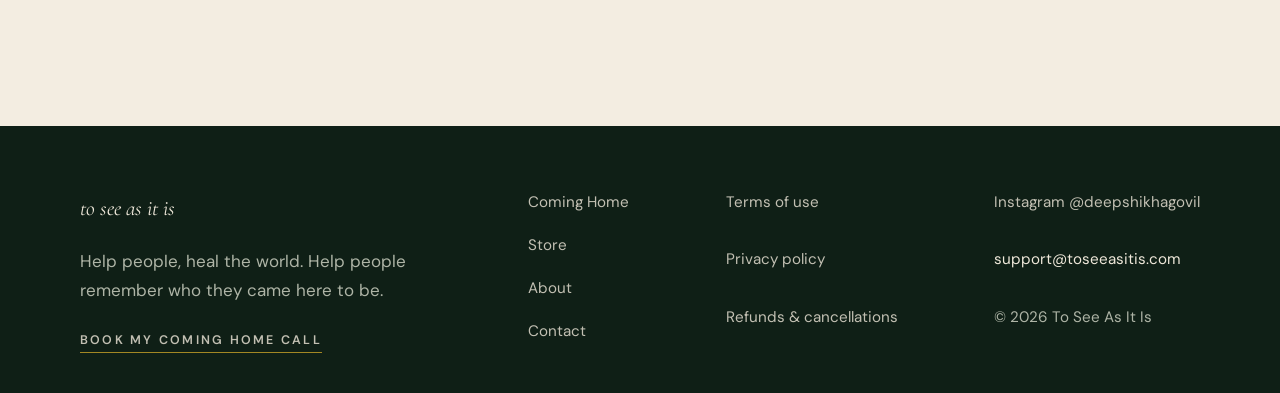
<file: privacy.html>
<!doctype html>
<html lang="en">
<head>
<meta charset="utf-8">
<meta name="viewport" content="width=device-width, initial-scale=1, viewport-fit=cover">
<title>Privacy policy · To See As It Is</title>
<meta name="claude:viewport-fit-sides" content="cover">
<meta name="description" content="What To See As It Is collects, why, and your rights.">
<meta property="og:title" content="Privacy policy · To See As It Is">
<meta property="og:description" content="What To See As It Is collects, why, and your rights.">
<meta property="og:image" content="assets/img/dp-brown.webp">
<link rel="preconnect" href="https://fonts.googleapis.com"><link rel="preconnect" href="https://fonts.gstatic.com" crossorigin>
<link rel="stylesheet" href="https://fonts.googleapis.com/css2?family=Cormorant+Garamond:ital,wght@0,500;0,600;1,500&family=DM+Sans:wght@400;500;600&display=swap">
<link rel="stylesheet" href="assets/style.css">
<script async src="https://www.googletagmanager.com/gtag/js?id=G-FE8QNYLK2M"></script>
<script>
window.dataLayer=window.dataLayer||[];function gtag(){dataLayer.push(arguments);}
gtag('js',new Date());gtag('config','G-FE8QNYLK2M');
document.addEventListener('click',function(e){var a=e.target.closest&&e.target.closest('a[href]');if(!a)return;var h=a.href,t=(a.textContent||'').trim().slice(0,60);
if(h.indexOf('cal.com')>-1||h.indexOf('calendly.com')>-1)gtag('event','book_call',{link_text:t,link_url:h});
else if(h.indexOf('rzp.io')>-1)gtag('event','begin_checkout',{link_text:t,link_url:h});
else if(h.indexOf('instagram.com')>-1)gtag('event','instagram_click',{link_text:t});},true);
document.addEventListener('submit',function(e){var f=e.target;if(f&&f.id==='free-form'){var w=f.elements['what'];gtag('event','sign_up',{method:w?w.value:'free'});}},true);
</script>
<script type="text/javascript">
(function(c,l,a,r,i,t,y){c[a]=c[a]||function(){(c[a].q=c[a].q||[]).push(arguments)};t=l.createElement(r);t.async=1;t.src="https://www.clarity.ms/tag/"+i;y=l.getElementsByTagName(r)[0];y.parentNode.insertBefore(t,y);})(window,document,"clarity","script","zk2vw2aj0l");
</script>
</head>
<body>
<header class="nav"><div class="wrap"><a class="logo" href="/">to see as it is</a><nav aria-label="Main"><ul><li><a href="/">Home</a></li><li><a href="/coming-home">Coming Home</a></li><li><a href="/store">Store</a></li><li><a href="/about">About</a></li></ul></nav></div></header>
<main>
<section><div class="wrap stack" style="max-width:46rem;gap:1.2rem">
  <p class="label">Privacy policy</p>
  <h1>Your privacy</h1>
  <p class="note">Last updated: 27 November 2026</p>
  <p>This policy explains how To See As It Is ("we", "I"), run by Deepshikha Govil, Ghaziabad, Uttar Pradesh, India, collects and uses your personal data when you use toseeasitis.com, book a call, buy a program, course or session, or use the members area. It follows India's Digital Personal Data Protection Act, 2023.</p>
  <h3>What I collect</h3>
  <p>Your name, email address and phone number; your answers to booking questions; payment details needed to confirm your purchase (card and bank details are handled by the payment provider and never reach me); and, if you are a member, your course progress, check-ins, journal entries and wins you choose to write inside the members area.</p>
  <h3>Why I use it</h3>
  <p>To give you what you bought (access, calls, support), to confirm payments and send receipts, to contact you about your program, to improve the program, and, only if you agreed, to send you my emails. You can unsubscribe from emails at any time.</p>
  <h3>Who else handles it</h3>
  <p>Only trusted services that help me run this: Razorpay (payments), Calendly and Google Meet (calls), Google Workspace (email), Brevo (emails), Supabase (members area logins and data) and the video host for course lessons. I never sell your data. Anything you share on a call or in your check-ins stays between us. Your words are only ever shared as a testimonial with your permission, and never with your name unless you agree.</p>
  <h3>How long I keep it</h3>
  <p>As long as you are a member or customer, and after that only as long as the law requires (for example, for tax records).</p>
  <h3>Your rights</h3>
  <p>You can ask to see, correct or delete your data, or withdraw your consent, by writing to support@toseeasitis.com. I'll respond within 30 days. Questions or complaints go to the same address (grievance contact: Deepshikha Govil).</p>
  <h3>Cookies</h3>
  <p>The website uses what it needs to work and to keep you logged in to the members area, and Google Analytics and Microsoft Clarity to understand how visitors use the site (pages visited, where visits come from, device, rough location, and how people scroll and click). It doesn't identify you by name.</p>
</div></section>

</main>
<footer class="foot"><div class="wrap">
<div class="stack" style="max-width:22rem"><p class="logo">to see as it is</p>
<p class="soft">Help people, heal the world. Help people remember who they came here to be.</p>
<p><a class="link" href="https://cal.com/toseeasitis/coming-home-call" target="_blank" rel="noopener">Book my Coming Home call</a></p></div>
<ul><li><a href="/coming-home">Coming Home</a></li><li><a href="/store">Store</a></li><li><a href="/about">About</a></li><li><a href="/contact">Contact</a></li></ul>
<ul><li><a href="/terms">Terms of use</a></li><li><a href="/privacy">Privacy policy</a></li><li><a href="/refunds">Refunds &amp; cancellations</a></li></ul>
<ul><li><a href="https://instagram.com/deepshikhagovil" target="_blank" rel="noopener">Instagram @deepshikhagovil</a></li><li>support@toseeasitis.com</li><li class="soft small">© 2026 To See As It Is</li></ul>
</div></footer>
</body>
</html>
</file>
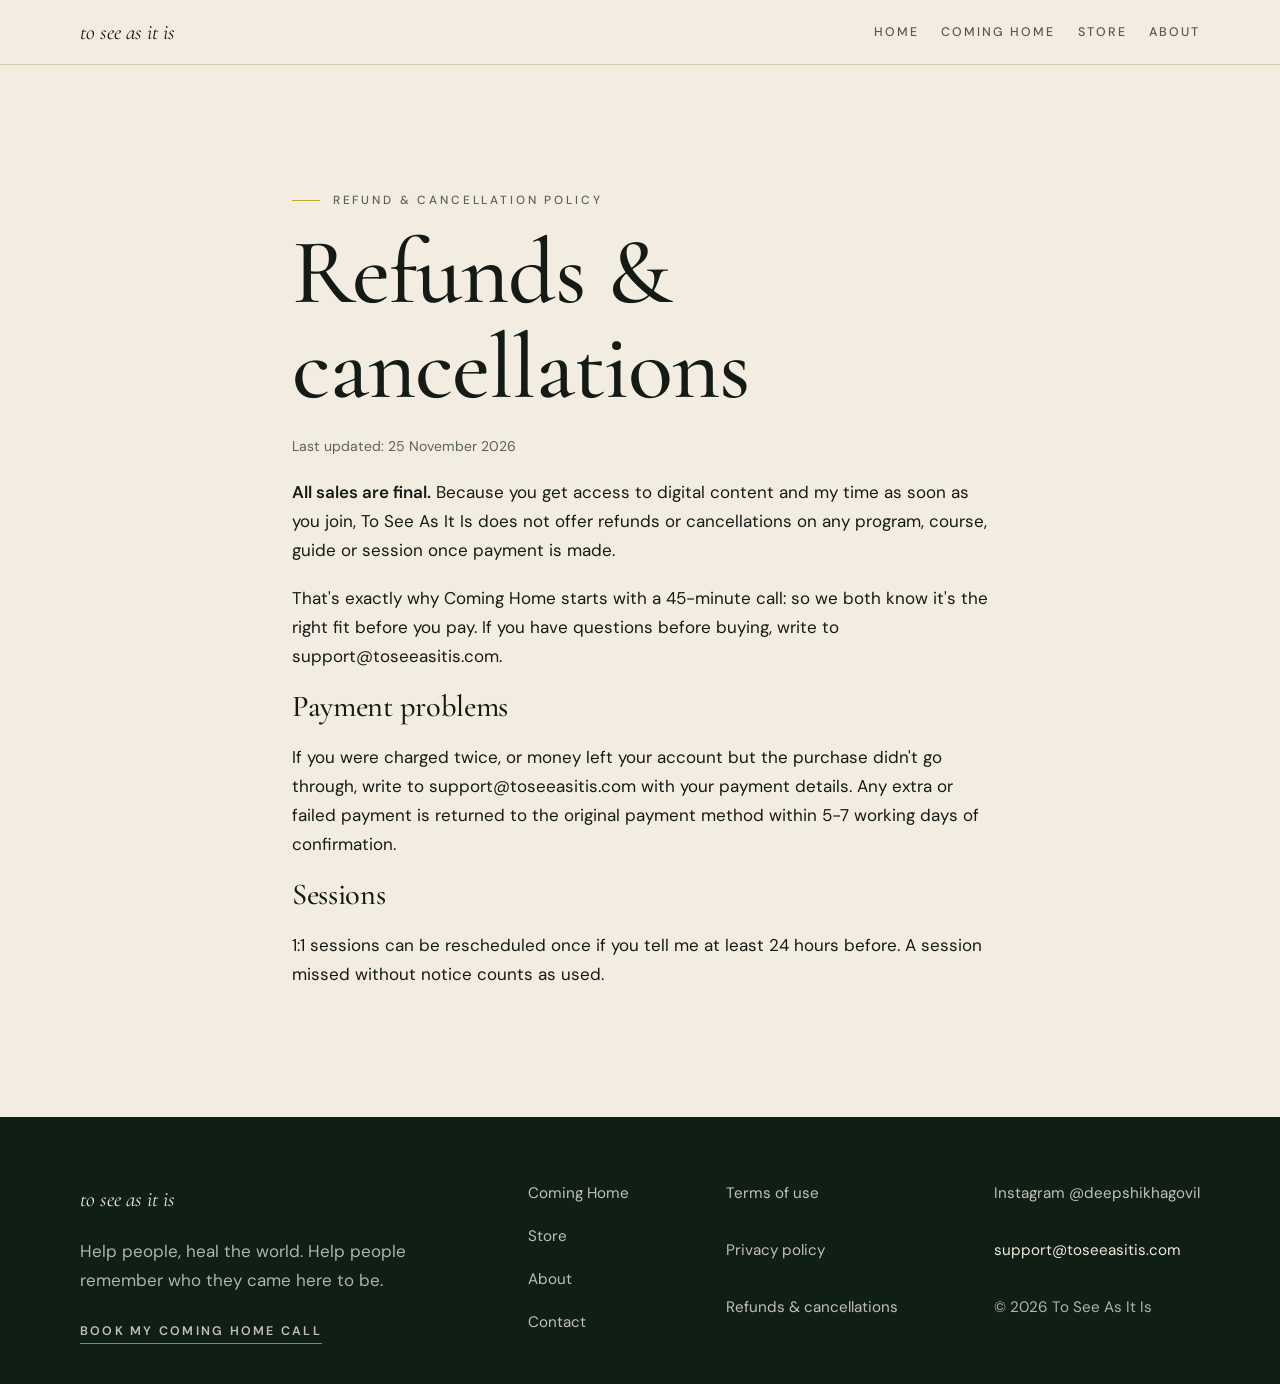
<file: refunds.html>
<!doctype html>
<html lang="en">
<head>
<meta charset="utf-8">
<meta name="viewport" content="width=device-width, initial-scale=1, viewport-fit=cover">
<title>Refund & cancellation policy · To See As It Is</title>
<meta name="claude:viewport-fit-sides" content="cover">
<meta name="description" content="Refund and cancellation policy for To See As It Is programs, courses and sessions.">
<meta property="og:title" content="Refund & cancellation policy · To See As It Is">
<meta property="og:description" content="Refund and cancellation policy for To See As It Is programs, courses and sessions.">
<meta property="og:image" content="assets/img/dp-brown.webp">
<link rel="preconnect" href="https://fonts.googleapis.com"><link rel="preconnect" href="https://fonts.gstatic.com" crossorigin>
<link rel="stylesheet" href="https://fonts.googleapis.com/css2?family=Cormorant+Garamond:ital,wght@0,500;0,600;1,500&family=DM+Sans:wght@400;500;600&display=swap">
<link rel="stylesheet" href="assets/style.css">
<script async src="https://www.googletagmanager.com/gtag/js?id=G-FE8QNYLK2M"></script>
<script>
window.dataLayer=window.dataLayer||[];function gtag(){dataLayer.push(arguments);}
gtag('js',new Date());gtag('config','G-FE8QNYLK2M');
document.addEventListener('click',function(e){var a=e.target.closest&&e.target.closest('a[href]');if(!a)return;var h=a.href,t=(a.textContent||'').trim().slice(0,60);
if(h.indexOf('cal.com')>-1||h.indexOf('calendly.com')>-1)gtag('event','book_call',{link_text:t,link_url:h});
else if(h.indexOf('rzp.io')>-1)gtag('event','begin_checkout',{link_text:t,link_url:h});
else if(h.indexOf('instagram.com')>-1)gtag('event','instagram_click',{link_text:t});},true);
document.addEventListener('submit',function(e){var f=e.target;if(f&&f.id==='free-form'){var w=f.elements['what'];gtag('event','sign_up',{method:w?w.value:'free'});}},true);
</script>
<script type="text/javascript">
(function(c,l,a,r,i,t,y){c[a]=c[a]||function(){(c[a].q=c[a].q||[]).push(arguments)};t=l.createElement(r);t.async=1;t.src="https://www.clarity.ms/tag/"+i;y=l.getElementsByTagName(r)[0];y.parentNode.insertBefore(t,y);})(window,document,"clarity","script","zk2vw2aj0l");
</script>
</head>
<body>
<header class="nav"><div class="wrap"><a class="logo" href="/">to see as it is</a><nav aria-label="Main"><ul><li><a href="/">Home</a></li><li><a href="/coming-home">Coming Home</a></li><li><a href="/store">Store</a></li><li><a href="/about">About</a></li></ul></nav></div></header>
<main>
<section><div class="wrap stack" style="max-width:46rem;gap:1.2rem">
  <p class="label">Refund &amp; cancellation policy</p>
  <h1>Refunds &amp; cancellations</h1>
  <p class="note">Last updated: 25 November 2026</p>
  <p><strong>All sales are final.</strong> Because you get access to digital content and my time as soon as you join, To See As It Is does not offer refunds or cancellations on any program, course, guide or session once payment is made.</p>
  <p>That's exactly why Coming Home starts with a 45-minute call: so we both know it's the right fit before you pay. If you have questions before buying, write to support@toseeasitis.com.</p>
  <h3>Payment problems</h3>
  <p>If you were charged twice, or money left your account but the purchase didn't go through, write to support@toseeasitis.com with your payment details. Any extra or failed payment is returned to the original payment method within 5-7 working days of confirmation.</p>
  <h3>Sessions</h3>
  <p>1:1 sessions can be rescheduled once if you tell me at least 24 hours before. A session missed without notice counts as used.</p>
</div></section>

</main>
<footer class="foot"><div class="wrap">
<div class="stack" style="max-width:22rem"><p class="logo">to see as it is</p>
<p class="soft">Help people, heal the world. Help people remember who they came here to be.</p>
<p><a class="link" href="https://cal.com/toseeasitis/coming-home-call" target="_blank" rel="noopener">Book my Coming Home call</a></p></div>
<ul><li><a href="/coming-home">Coming Home</a></li><li><a href="/store">Store</a></li><li><a href="/about">About</a></li><li><a href="/contact">Contact</a></li></ul>
<ul><li><a href="/terms">Terms of use</a></li><li><a href="/privacy">Privacy policy</a></li><li><a href="/refunds">Refunds &amp; cancellations</a></li></ul>
<ul><li><a href="https://instagram.com/deepshikhagovil" target="_blank" rel="noopener">Instagram @deepshikhagovil</a></li><li>support@toseeasitis.com</li><li class="soft small">© 2026 To See As It Is</li></ul>
</div></footer>
</body>
</html>
</file>
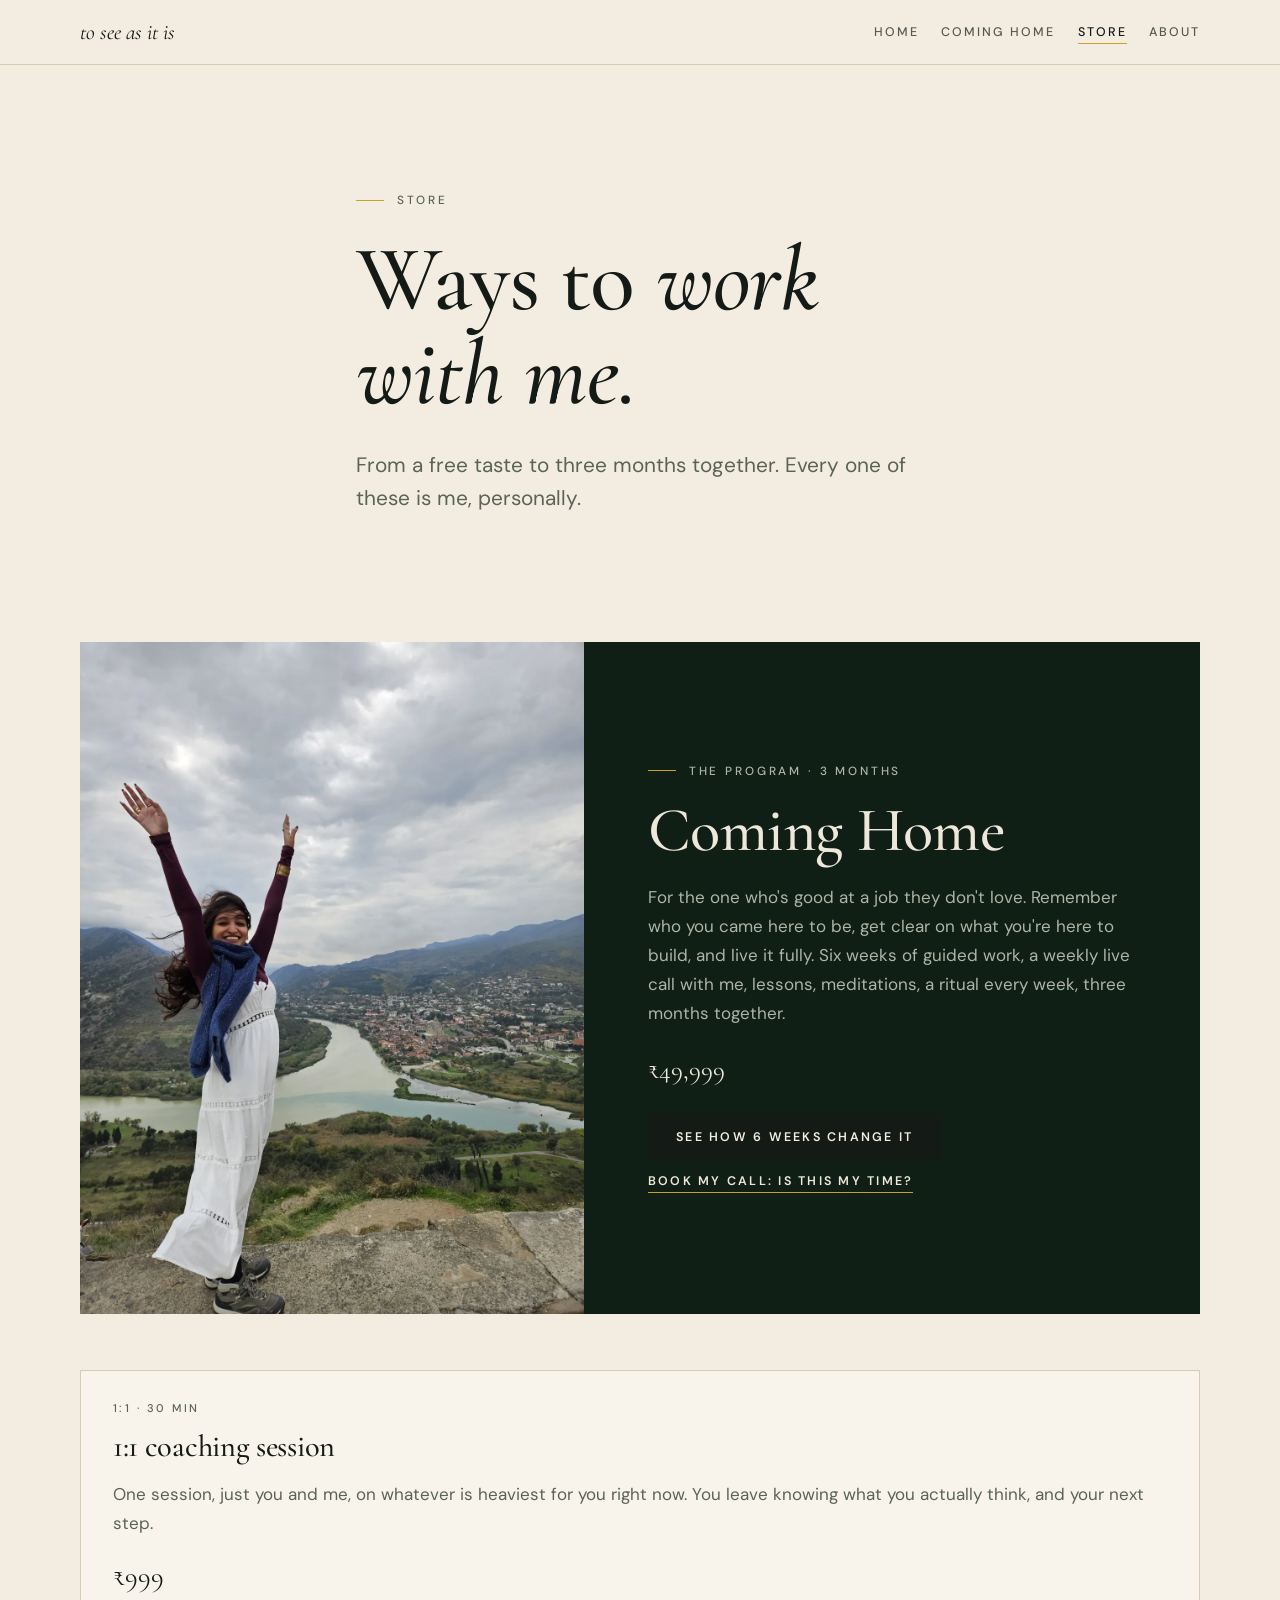
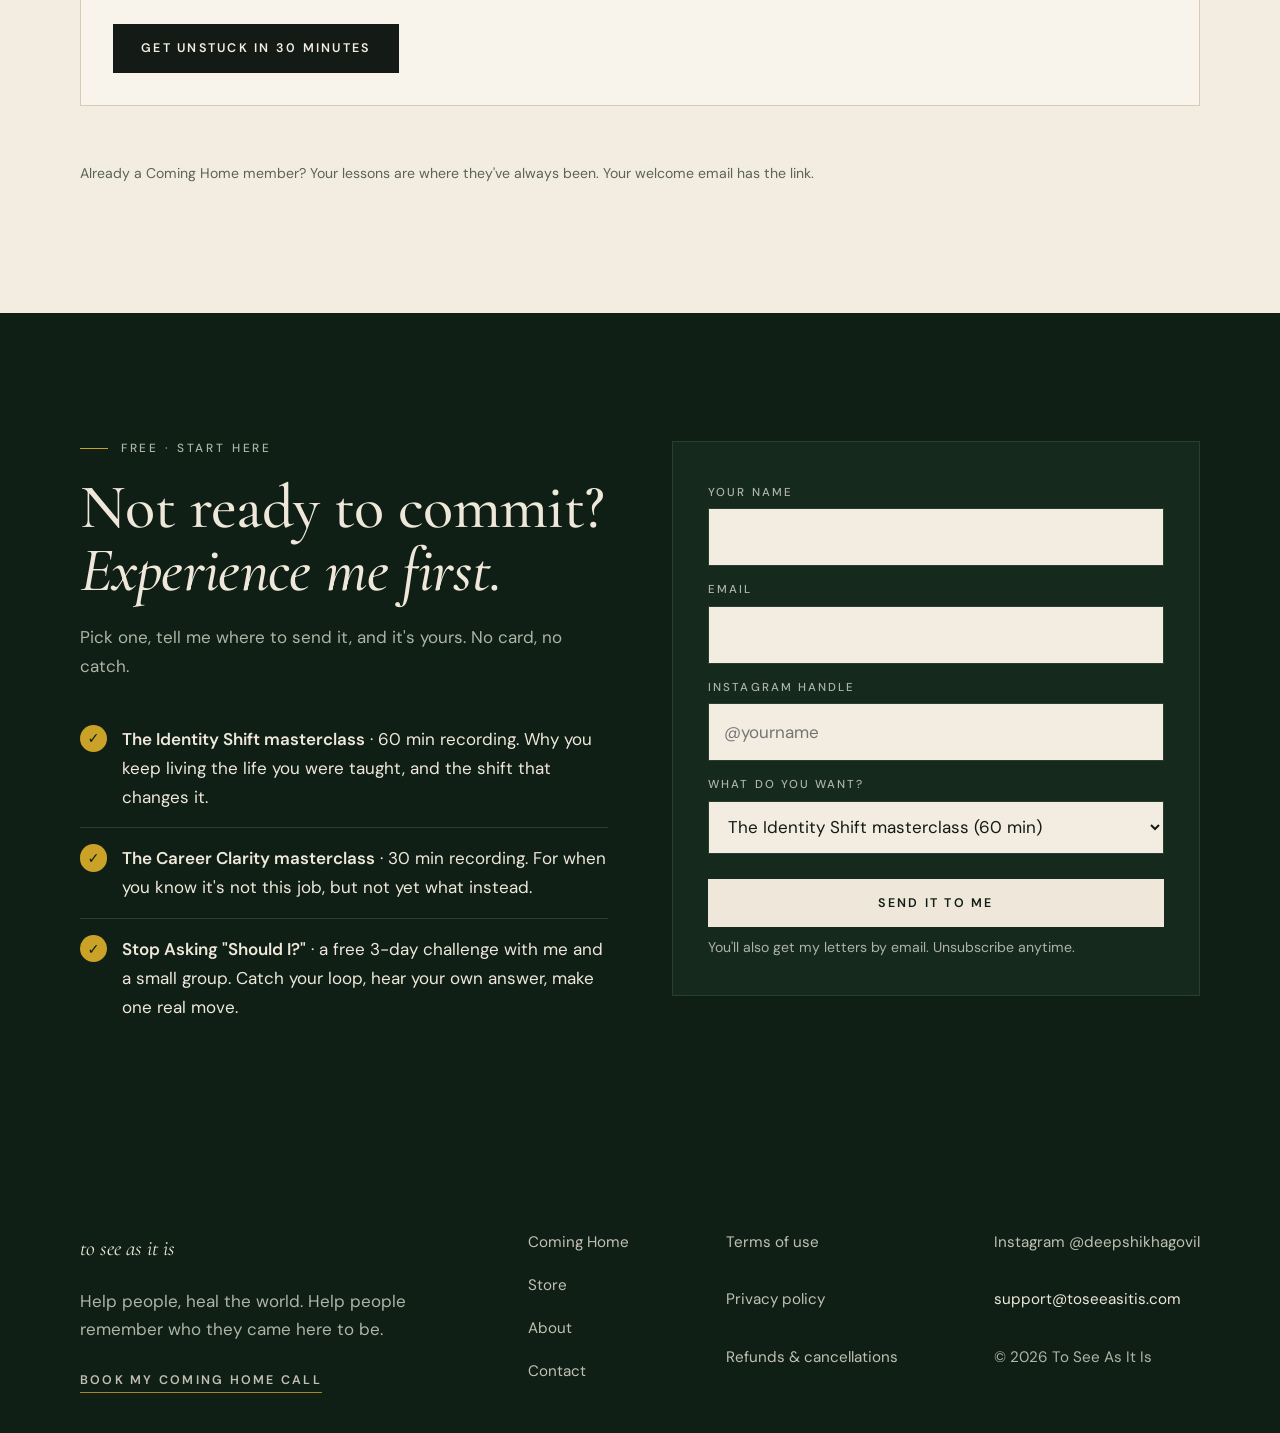
<file: store.html>
<!doctype html>
<html lang="en">
<head>
<meta charset="utf-8">
<meta name="viewport" content="width=device-width, initial-scale=1, viewport-fit=cover">
<title>Store · To See As It Is</title>
<meta name="claude:viewport-fit-sides" content="cover">
<meta name="description" content="Everything Deepshikha offers, from a free call to Coming Home.">
<meta property="og:title" content="Store · To See As It Is">
<meta property="og:description" content="Everything Deepshikha offers, from a free call to Coming Home.">
<meta property="og:image" content="assets/img/dp-brown.webp">
<link rel="preconnect" href="https://fonts.googleapis.com"><link rel="preconnect" href="https://fonts.gstatic.com" crossorigin>
<link rel="stylesheet" href="https://fonts.googleapis.com/css2?family=Cormorant+Garamond:ital,wght@0,500;0,600;1,500&family=DM+Sans:wght@400;500;600&display=swap">
<link rel="stylesheet" href="assets/style.css">
<script async src="https://www.googletagmanager.com/gtag/js?id=G-FE8QNYLK2M"></script>
<script>
window.dataLayer=window.dataLayer||[];function gtag(){dataLayer.push(arguments);}
gtag('js',new Date());gtag('config','G-FE8QNYLK2M');
document.addEventListener('click',function(e){var a=e.target.closest&&e.target.closest('a[href]');if(!a)return;var h=a.href,t=(a.textContent||'').trim().slice(0,60);
if(h.indexOf('cal.com')>-1||h.indexOf('calendly.com')>-1)gtag('event','book_call',{link_text:t,link_url:h});
else if(h.indexOf('rzp.io')>-1)gtag('event','begin_checkout',{link_text:t,link_url:h});
else if(h.indexOf('instagram.com')>-1)gtag('event','instagram_click',{link_text:t});},true);
document.addEventListener('submit',function(e){var f=e.target;if(f&&f.id==='free-form'){var w=f.elements['what'];gtag('event','sign_up',{method:w?w.value:'free'});}},true);
</script>
<script type="text/javascript">
(function(c,l,a,r,i,t,y){c[a]=c[a]||function(){(c[a].q=c[a].q||[]).push(arguments)};t=l.createElement(r);t.async=1;t.src="https://www.clarity.ms/tag/"+i;y=l.getElementsByTagName(r)[0];y.parentNode.insertBefore(t,y);})(window,document,"clarity","script","zk2vw2aj0l");
</script>
</head>
<body>
<header class="nav"><div class="wrap"><a class="logo" href="/">to see as it is</a><nav aria-label="Main"><ul><li><a href="/">Home</a></li><li><a href="/coming-home">Coming Home</a></li><li><a href="/store" aria-current="page">Store</a></li><li><a href="/about">About</a></li></ul></nav></div></header>
<main>
<section><div class="wrap stack read" style="gap:1.6rem">
  <p class="label">Store</p>
  <h1>Ways to <em>work with me.</em></h1>
  <p class="lede">From a free taste to three months together. Every one of these is me, personally.</p>
</div></section>

<section style="padding-top:0"><div class="wrap stack-lg">
  <div class="feature">
    <div class="ph"><img src="assets/img/georgia-arms.webp" alt="Deepshikha in a white dress, arms wide open above a river valley" width="1200" height="1600" loading="lazy"></div>
    <div class="body">
      <p class="label">The program · 3 months</p>
      <h2>Coming Home</h2>
      <p class="soft">For the one who's good at a job they don't love. Remember who you came here to be, get clear on what you're here to build, and live it fully. Six weeks of guided work, a weekly live call with me, lessons, meditations, a ritual every week, three months together.</p>
      <p class="sign" style="font-style:normal">₹49,999</p>
      <div class="btns"><a class="btn btn-main" href="/coming-home">See how 6 weeks change it</a>
      <a class="link" href="https://cal.com/toseeasitis/coming-home-call" target="_blank" rel="noopener">Book my call: is this my time?</a></div>
    </div>
  </div>

  <div class="offers" style="grid-template-columns:repeat(auto-fit,minmax(min(100%,320px),1fr))">
    <article class="offer">
      <span class="meta">1:1 · 30 min</span>
      <h3>1:1 coaching session</h3>
      <p class="soft">One session, just you and me, on whatever is heaviest for you right now. You leave knowing what you actually think, and your next step.</p>
      <p class="amt">₹999</p>
      <div class="btns"><a class="btn btn-main" href="https://rzp.io/rzp/toseeasitis-session" target="_blank" rel="noopener">Get unstuck in 30 minutes</a></div>
    </article>
  </div>
  <p class="note">Already a Coming Home member? Your lessons are where they've always been. Your welcome email has the link.</p>
</div></section>

<section class="dark" id="free"><div class="wrap split" style="align-items:start">
  <div class="stack">
    <p class="label">Free · start here</p>
    <h2>Not ready to commit? <em>Experience me first.</em></h2>
    <p class="soft">Pick one, tell me where to send it, and it's yours. No card, no catch.</p>
    <ul class="marks" style="margin-top:.5rem">
      <li><strong>The Identity Shift masterclass</strong> · 60 min recording. Why you keep living the life you were taught, and the shift that changes it.</li>
      <li><strong>The Career Clarity masterclass</strong> · 30 min recording. For when you know it's not this job, but not yet what instead.</li>
      <li><strong>Stop Asking "Should I?"</strong> · a free 3-day challenge with me and a small group. Catch your loop, hear your own answer, make one real move.</li>
    </ul>
  </div>
  <form class="card-form" id="free-form" novalidate>
    <label for="f-name">Your name</label><input id="f-name" name="name" required autocomplete="name">
    <label for="f-email">Email</label><input id="f-email" name="email" type="email" required autocomplete="email">
    <label for="f-ig">Instagram handle</label><input id="f-ig" name="instagram" placeholder="@yourname">
    <label for="f-what">What do you want?</label>
    <select id="f-what" name="what">
      <option value="identity">The Identity Shift masterclass (60 min)</option>
      <option value="career">The Career Clarity masterclass (30 min)</option>
      <option value="challenge">The 3-day challenge: Stop Asking "Should I?"</option>
    </select>
    <button class="btn btn-main" type="submit">Send it to me</button>
    <p class="note">You'll also get my letters by email. Unsubscribe anytime.</p>
    <p class="note" id="f-err" hidden>That didn't go through. Please try again, or email support@toseeasitis.com</p>
    <p class="note" id="f-ok" hidden></p>
  </form>
</div></section>
<script>
/* Free form → Brevo (one Brevo form per freebie; Brevo adds to the list and sends the email). Kartike, 25 Nov 2026 */
var DONE={identity:"Done! Check your inbox for your Identity Shift masterclass. (Not there in 5 minutes? Look in Promotions or Spam.)",career:"Done! Check your inbox for your Career Clarity masterclass. (Not there in 5 minutes? Look in Promotions or Spam.)",challenge:"You're on the list! I'll send you the Telegram link myself when the next group starts. Check your inbox for a note from me."};
// preselect from the link page (/store?free=challenge) (Kartike, 26 Nov 2026)
(function(){var m=location.search.match(/[?&]free=(identity|career|challenge)/);if(m){var sel=document.getElementById('f-what');if(sel)sel.value=m[1];}})();
var BREVO={identity:"https://6fdca418.sibforms.com/serve/[base64]",career:"https://6fdca418.sibforms.com/serve/[base64]",challenge:"https://6fdca418.sibforms.com/serve/[base64]"};
document.getElementById('free-form').addEventListener('submit',function(e){
  e.preventDefault();var f=e.target;if(!f.reportValidity())return;
  var b=f.querySelector('button'),err=document.getElementById('f-err');b.disabled=true;b.textContent='Sending…';err.hidden=true;
  /* send through a hidden form + iframe: works on any host, no CORS */
  var fr=document.getElementById('brevo-frame');
  if(!fr){fr=document.createElement('iframe');fr.name='brevo-frame';fr.id='brevo-frame';fr.hidden=true;fr.setAttribute('aria-hidden','true');document.body.appendChild(fr);}
  var h=document.createElement('form');h.method='POST';h.action=BREVO[f.elements['what'].value];h.target='brevo-frame';h.hidden=true;
  [['FIRSTNAME',f.elements['name'].value.trim()],['EMAIL',f.elements['email'].value.trim()],['INSTA_HANDLE',f.elements['instagram'].value.trim()],['email_address_check',''],['locale','en']].forEach(function(kv){var i=document.createElement('input');i.type='hidden';i.name=kv[0];i.value=kv[1];h.appendChild(i);});
  document.body.appendChild(h);
  var done=false;function ok(){if(done)return;done=true;f.querySelectorAll('input,select,label').forEach(function(x){x.hidden=true});b.hidden=true;var m=document.getElementById('f-ok');m.textContent=DONE[f.elements['what'].value];m.hidden=false;h.remove();}
  fr.onload=ok;
  try{h.submit();setTimeout(ok,2500);}catch(x){b.disabled=false;b.textContent='Send it to me';err.hidden=false;}
});
</script>

</main>
<footer class="foot"><div class="wrap">
<div class="stack" style="max-width:22rem"><p class="logo">to see as it is</p>
<p class="soft">Help people, heal the world. Help people remember who they came here to be.</p>
<p><a class="link" href="https://cal.com/toseeasitis/coming-home-call" target="_blank" rel="noopener">Book my Coming Home call</a></p></div>
<ul><li><a href="/coming-home">Coming Home</a></li><li><a href="/store">Store</a></li><li><a href="/about">About</a></li><li><a href="/contact">Contact</a></li></ul>
<ul><li><a href="/terms">Terms of use</a></li><li><a href="/privacy">Privacy policy</a></li><li><a href="/refunds">Refunds &amp; cancellations</a></li></ul>
<ul><li><a href="https://instagram.com/deepshikhagovil" target="_blank" rel="noopener">Instagram @deepshikhagovil</a></li><li>support@toseeasitis.com</li><li class="soft small">© 2026 To See As It Is</li></ul>
</div></footer>
</body>
</html>
</file>
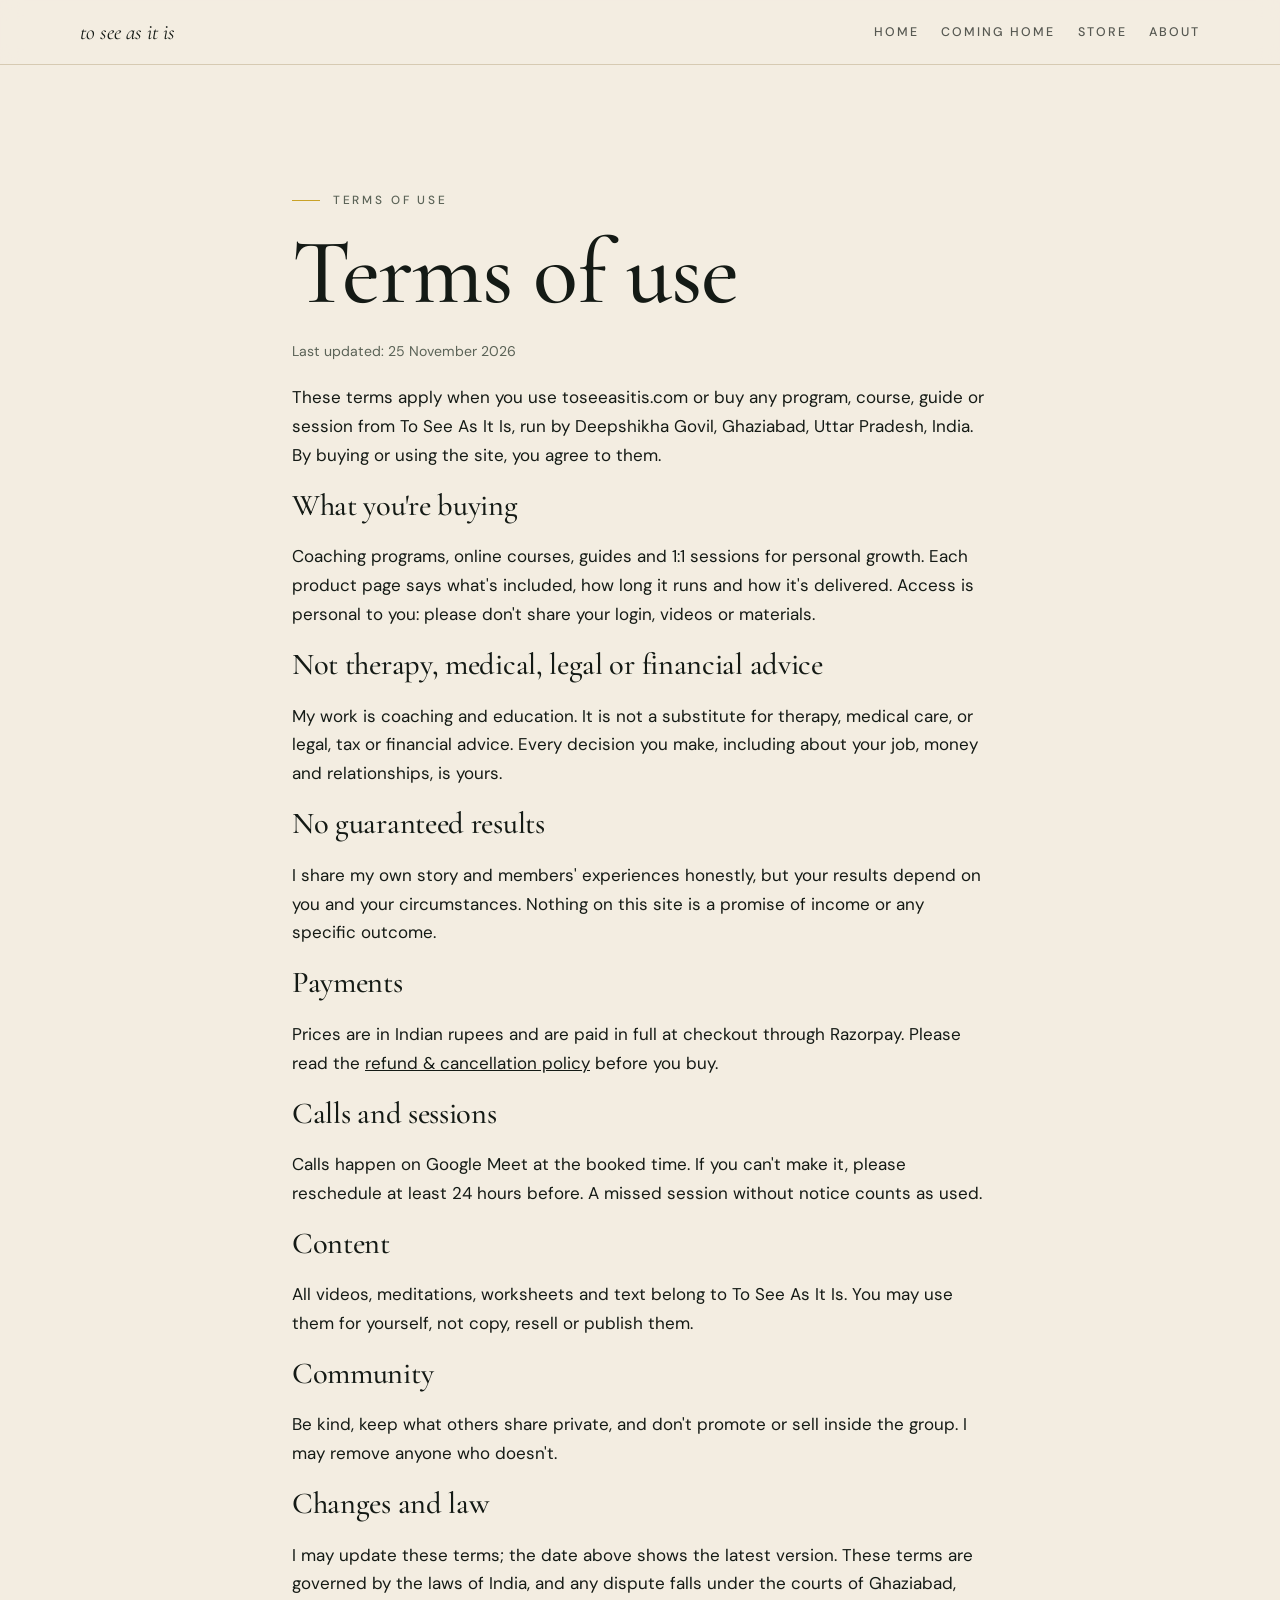
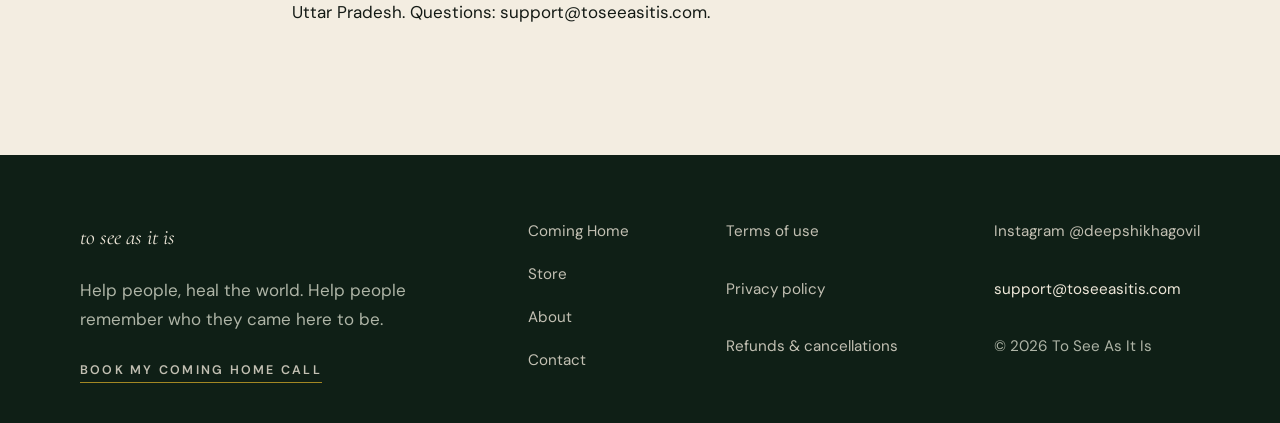
<file: terms.html>
<!doctype html>
<html lang="en">
<head>
<meta charset="utf-8">
<meta name="viewport" content="width=device-width, initial-scale=1, viewport-fit=cover">
<title>Terms of use · To See As It Is</title>
<meta name="claude:viewport-fit-sides" content="cover">
<meta name="description" content="The terms for using toseeasitis.com and buying a program or session.">
<meta property="og:title" content="Terms of use · To See As It Is">
<meta property="og:description" content="The terms for using toseeasitis.com and buying a program or session.">
<meta property="og:image" content="assets/img/dp-brown.webp">
<link rel="preconnect" href="https://fonts.googleapis.com"><link rel="preconnect" href="https://fonts.gstatic.com" crossorigin>
<link rel="stylesheet" href="https://fonts.googleapis.com/css2?family=Cormorant+Garamond:ital,wght@0,500;0,600;1,500&family=DM+Sans:wght@400;500;600&display=swap">
<link rel="stylesheet" href="assets/style.css">
<script async src="https://www.googletagmanager.com/gtag/js?id=G-FE8QNYLK2M"></script>
<script>
window.dataLayer=window.dataLayer||[];function gtag(){dataLayer.push(arguments);}
gtag('js',new Date());gtag('config','G-FE8QNYLK2M');
document.addEventListener('click',function(e){var a=e.target.closest&&e.target.closest('a[href]');if(!a)return;var h=a.href,t=(a.textContent||'').trim().slice(0,60);
if(h.indexOf('cal.com')>-1||h.indexOf('calendly.com')>-1)gtag('event','book_call',{link_text:t,link_url:h});
else if(h.indexOf('rzp.io')>-1)gtag('event','begin_checkout',{link_text:t,link_url:h});
else if(h.indexOf('instagram.com')>-1)gtag('event','instagram_click',{link_text:t});},true);
document.addEventListener('submit',function(e){var f=e.target;if(f&&f.id==='free-form'){var w=f.elements['what'];gtag('event','sign_up',{method:w?w.value:'free'});}},true);
</script>
<script type="text/javascript">
(function(c,l,a,r,i,t,y){c[a]=c[a]||function(){(c[a].q=c[a].q||[]).push(arguments)};t=l.createElement(r);t.async=1;t.src="https://www.clarity.ms/tag/"+i;y=l.getElementsByTagName(r)[0];y.parentNode.insertBefore(t,y);})(window,document,"clarity","script","zk2vw2aj0l");
</script>
</head>
<body>
<header class="nav"><div class="wrap"><a class="logo" href="/">to see as it is</a><nav aria-label="Main"><ul><li><a href="/">Home</a></li><li><a href="/coming-home">Coming Home</a></li><li><a href="/store">Store</a></li><li><a href="/about">About</a></li></ul></nav></div></header>
<main>
<section><div class="wrap stack" style="max-width:46rem;gap:1.2rem">
  <p class="label">Terms of use</p>
  <h1>Terms of use</h1>
  <p class="note">Last updated: 25 November 2026</p>
  <p>These terms apply when you use toseeasitis.com or buy any program, course, guide or session from To See As It Is, run by Deepshikha Govil, Ghaziabad, Uttar Pradesh, India. By buying or using the site, you agree to them.</p>
  <h3>What you're buying</h3>
  <p>Coaching programs, online courses, guides and 1:1 sessions for personal growth. Each product page says what's included, how long it runs and how it's delivered. Access is personal to you: please don't share your login, videos or materials.</p>
  <h3>Not therapy, medical, legal or financial advice</h3>
  <p>My work is coaching and education. It is not a substitute for therapy, medical care, or legal, tax or financial advice. Every decision you make, including about your job, money and relationships, is yours.</p>
  <h3>No guaranteed results</h3>
  <p>I share my own story and members' experiences honestly, but your results depend on you and your circumstances. Nothing on this site is a promise of income or any specific outcome.</p>
  <h3>Payments</h3>
  <p>Prices are in Indian rupees and are paid in full at checkout through Razorpay. Please read the <a href="/refunds">refund &amp; cancellation policy</a> before you buy.</p>
  <h3>Calls and sessions</h3>
  <p>Calls happen on Google Meet at the booked time. If you can't make it, please reschedule at least 24 hours before. A missed session without notice counts as used.</p>
  <h3>Content</h3>
  <p>All videos, meditations, worksheets and text belong to To See As It Is. You may use them for yourself, not copy, resell or publish them.</p>
  <h3>Community</h3>
  <p>Be kind, keep what others share private, and don't promote or sell inside the group. I may remove anyone who doesn't.</p>
  <h3>Changes and law</h3>
  <p>I may update these terms; the date above shows the latest version. These terms are governed by the laws of India, and any dispute falls under the courts of Ghaziabad, Uttar Pradesh. Questions: support@toseeasitis.com.</p>
</div></section>

</main>
<footer class="foot"><div class="wrap">
<div class="stack" style="max-width:22rem"><p class="logo">to see as it is</p>
<p class="soft">Help people, heal the world. Help people remember who they came here to be.</p>
<p><a class="link" href="https://cal.com/toseeasitis/coming-home-call" target="_blank" rel="noopener">Book my Coming Home call</a></p></div>
<ul><li><a href="/coming-home">Coming Home</a></li><li><a href="/store">Store</a></li><li><a href="/about">About</a></li><li><a href="/contact">Contact</a></li></ul>
<ul><li><a href="/terms">Terms of use</a></li><li><a href="/privacy">Privacy policy</a></li><li><a href="/refunds">Refunds &amp; cancellations</a></li></ul>
<ul><li><a href="https://instagram.com/deepshikhagovil" target="_blank" rel="noopener">Instagram @deepshikhagovil</a></li><li>support@toseeasitis.com</li><li class="soft small">© 2026 To See As It Is</li></ul>
</div></footer>
</body>
</html>
</file>
<file: assets/style.css>
/* To See As It Is — site styles v2 (Kartike, 24 Nov 2026). Design system: 07-brand/DESIGN.md
   Layout: editorial split heroes (photo + type), alternating deep-forest and cream bands, lots of air.
   Premium = restraint: high-contrast serif, cream + forest, gold only as a hairline accent (rule 258). */
:root{
  --forest:#0F1F16; --forest-2:#16291D; --cream:#F3EDE1; --sand:#E4D9C4; --gold:#C9A227; --ink:#141A15; --stone:#5B6357;
  --bg:var(--cream); --fg:var(--ink); --soft:var(--stone); --line:#D6CAB2; --card:#F8F4EB;
  --dark:var(--forest); --dark-fg:#EFE8DA; --dark-soft:#AEB4A6; --dark-line:#2A3D30;
  --display:"Cormorant Garamond", "Cormorant", Georgia, "Times New Roman", serif;
  --sans:"DM Sans", system-ui, -apple-system, "Segoe UI", sans-serif;
  --w:1160px;
}
@media (prefers-color-scheme: dark){:root:not([data-theme="light"]){
  --bg:#0B170F; --fg:#EFE8DA; --soft:#AEB4A6; --line:#26382B; --card:#13241A; --dark:#070F0A; color-scheme:dark}}
:root[data-theme="dark"]{--bg:#0B170F; --fg:#EFE8DA; --soft:#AEB4A6; --line:#26382B; --card:#13241A; --dark:#070F0A; color-scheme:dark}

*{box-sizing:border-box}
html{scroll-behavior:smooth}
@media (prefers-reduced-motion:reduce){html{scroll-behavior:auto}*{animation:none!important;transition:none!important}}
body{margin:0;background:var(--bg);color:var(--fg);font:400 1.0625rem/1.7 var(--sans);-webkit-font-smoothing:antialiased}
img{max-width:100%;display:block}
a{color:inherit}
:focus-visible{outline:2px solid var(--gold);outline-offset:3px}
p{margin:0}

.wrap{max-width:var(--w);margin:0 auto;padding-left:max(20px, env(safe-area-inset-left, 0px));padding-right:max(20px, env(safe-area-inset-right, 0px))}
.read{max-width:38rem}
section{padding-block:clamp(4.5rem, 10vw, 8rem)}
.dark{background:var(--dark);color:var(--dark-fg);--soft:var(--dark-soft);--line:var(--dark-line);--card:var(--forest-2)}

/* type */
h1,h2,h3{font-family:var(--display);font-weight:500;line-height:1.02;letter-spacing:-.01em;text-wrap:balance;margin:0}
h1{font-size:clamp(2.9rem, 8.5vw, 5.8rem)}
h2{font-size:clamp(2.3rem, 5.6vw, 3.9rem)}
h3{font-size:clamp(1.55rem, 3vw, 1.9rem);line-height:1.12}
h1 em,h2 em,h3 em{font-style:italic;font-weight:500}
.lede{font-size:clamp(1.1rem, 2.2vw, 1.3rem);line-height:1.6;color:var(--soft)}
.soft{color:var(--soft)}
.label{font:500 .74rem/1.2 var(--sans);letter-spacing:.24em;text-transform:uppercase;color:var(--soft);display:flex;align-items:center;gap:.8rem}
.label::before{content:"";width:28px;height:1px;background:var(--gold)}
.stack{display:flex;flex-direction:column;gap:1.25rem}
.stack-lg{display:flex;flex-direction:column;gap:clamp(2.2rem,5vw,3.5rem)}
.sign{font-family:var(--display);font-style:italic;font-size:1.6rem}

/* nav */
.nav{position:sticky;top:env(safe-area-inset-top, 0px);z-index:20;background:color-mix(in srgb, var(--bg) 90%, transparent);backdrop-filter:blur(10px);border-bottom:1px solid var(--line)}
body::before{content:"";position:fixed;inset:0 0 auto;height:env(safe-area-inset-top, 0px);z-index:21;background:var(--bg)}
.nav .wrap{display:flex;align-items:center;justify-content:space-between;gap:.6rem 1.4rem;min-height:64px;flex-wrap:wrap}
.logo{font-family:var(--display);font-size:1.35rem;font-style:italic;text-decoration:none;white-space:nowrap}
.nav ul{display:flex;gap:1.4rem;list-style:none;margin:0;padding:0;font:500 .78rem/1 var(--sans);letter-spacing:.16em;text-transform:uppercase;flex-wrap:wrap}
.nav ul a{text-decoration:none;opacity:.7}
.nav ul a:hover,.nav ul a[aria-current]{opacity:1}
.nav ul a[aria-current]{border-bottom:1px solid var(--gold);padding-bottom:3px}
@media (max-width:560px){.nav ul{gap:1rem;font-size:.7rem;letter-spacing:.12em}.nav .wrap{padding-block:.6rem}}

/* buttons */
.btns{display:flex;flex-wrap:wrap;gap:.9rem;align-items:center}
.btn{display:inline-flex;align-items:center;justify-content:center;gap:.6em;padding:1.05rem 1.7rem;font:600 .78rem/1 var(--sans);letter-spacing:.18em;text-transform:uppercase;text-decoration:none;border:1px solid currentColor;transition:background .2s ease,color .2s ease}
.btn-main{background:var(--fg);color:var(--bg);border-color:var(--fg)}
.btn-main:hover{background:transparent;color:var(--fg)}
.dark .btn-main{background:var(--dark-fg);color:var(--forest);border-color:var(--dark-fg)}
.dark .btn-main:hover{background:transparent;color:var(--dark-fg)}
.btn-ghost:hover{background:var(--fg);color:var(--bg)}
.link{font:600 .78rem/1 var(--sans);letter-spacing:.18em;text-transform:uppercase;text-decoration:none;border-bottom:1px solid var(--gold);padding-bottom:4px}
.note{font-size:.88rem;color:var(--soft)}

/* split hero */
.hero{padding-block:0}
.hero-split{display:grid;grid-template-columns:1fr}
.hero-split .photo{aspect-ratio:4/5;max-height:78svh;width:100%;overflow:hidden}
.hero-split .photo img{width:100%;height:100%;object-fit:cover;object-position:50% 35%}
.hero-split .copy{padding-block:2.8rem 4rem;display:flex;flex-direction:column;justify-content:center;gap:1.6rem}
@media (min-width:900px){
  .hero-split{grid-template-columns:1.05fr .95fr;min-height:min(86svh, 860px)}
  .hero-split .photo{aspect-ratio:auto;max-height:none;order:2;height:100%}
  .hero-split .copy{padding-block:4rem;padding-right:clamp(2rem,5vw,4.5rem);padding-left:max(20px, calc((100vw - var(--w)) / 2 + 20px))}
}
@media (max-width:899px){.hero-split .copy{padding-left:max(20px, env(safe-area-inset-left, 0px));padding-right:max(20px, env(safe-area-inset-right, 0px))}}

/* photos */
.ph{overflow:hidden;background:var(--sand)}
.ph img{width:100%;height:100%;object-fit:cover}
.ph-tall{aspect-ratio:4/5}
.split{display:grid;gap:clamp(2rem,5vw,5rem);align-items:center}
@media (min-width:860px){.split{grid-template-columns:1fr 1fr}.split.rev > :first-child{order:2}}

/* scenes */
.scenes{list-style:none;margin:0;padding:0;border-top:1px solid var(--line)}
.scenes li{display:grid;grid-template-columns:minmax(7rem, 13rem) 1fr;gap:1.5rem;padding-block:1.6rem;border-bottom:1px solid var(--line);align-items:baseline}
.scenes .when{font:500 .74rem/1.4 var(--sans);letter-spacing:.2em;text-transform:uppercase;color:var(--gold)}
.scenes .what{font-family:var(--display);font-size:clamp(1.35rem,2.6vw,1.75rem);line-height:1.3}
@media (max-width:560px){.scenes li{grid-template-columns:1fr;gap:.5rem}}

/* weeks */
.weeks{list-style:none;margin:0;padding:0;display:grid;gap:0;border-top:1px solid var(--line)}
.week{display:grid;grid-template-columns:4.5rem 1fr;gap:1.2rem 2rem;padding-block:2rem;border-bottom:1px solid var(--line)}
.week .n{font-family:var(--display);font-size:2.6rem;line-height:1;color:var(--gold);font-variant-numeric:lining-nums}
.week .phase{font:500 .7rem/1 var(--sans);letter-spacing:.22em;text-transform:uppercase;color:var(--soft);margin-bottom:.6rem;display:block}
@media (min-width:860px){.week{grid-template-columns:6rem 1fr 1.1fr;align-items:baseline}.week .n{font-size:3.2rem}}
@media (max-width:859px){.week p{grid-column:2}}

/* included */
.incl{display:grid;gap:0;border-top:1px solid var(--line)}
@media (min-width:760px){.incl{grid-template-columns:1fr 1fr;column-gap:3.5rem}}
.incl div{padding-block:1.5rem;border-bottom:1px solid var(--line);display:flex;flex-direction:column;gap:.35rem;min-width:0}
.incl strong{font-family:var(--display);font-weight:500;font-size:1.45rem;line-height:1.2}

/* proof wall: real message screenshots (rule 240) */
.wall{columns:2;column-gap:.7rem}
@media (min-width:700px){.wall{columns:3}}
@media (min-width:1050px){.wall{columns:4}}
.wall figure{break-inside:avoid;margin:0 0 .7rem;display:block}
.wall figure:nth-child(3n+1){transform:rotate(-1.4deg)}
.wall figure:nth-child(3n+2){transform:rotate(1deg)}
.wall figure:nth-child(4n){transform:rotate(-.6deg) translateY(-6px)}
.wall img{width:100%;height:auto;display:block;filter:drop-shadow(0 8px 18px rgba(0,0,0,.22))}
.callrules{margin-top:1.6rem;padding:1.3rem 1.4rem;border:1px solid var(--line);border-radius:14px;background:var(--card)}
.callrules ul{margin:.6rem 0 0;padding-left:1.1rem;display:grid;gap:.7rem}
.callrules li{line-height:1.55}
.wall figcaption{font-size:.78rem;letter-spacing:.06em;color:var(--soft);padding-left:.4rem}

/* for / not for */
.fit{display:grid;gap:3rem}
@media (min-width:860px){.fit{grid-template-columns:1fr 1fr;gap:5rem}}
.fit ul{list-style:none;padding:0;margin:0;border-top:1px solid var(--line)}
.fit li{padding-block:1.2rem;border-bottom:1px solid var(--line);font-size:1.08rem}

/* price */
.price{font-family:var(--display);font-size:clamp(3.2rem,9vw,5.2rem);line-height:1}
.steps{list-style:none;padding:0;margin:0;display:grid;gap:0;border-top:1px solid var(--line)}
.steps li{display:grid;grid-template-columns:3rem 1fr;gap:1rem;padding-block:1.2rem;border-bottom:1px solid var(--line)}
.steps b{font-family:var(--display);font-size:1.8rem;font-weight:500;color:var(--gold);line-height:1}

/* offers (store / home) */
.offers{display:grid;gap:1.4rem}
@media (min-width:860px){.offers{grid-template-columns:repeat(3,1fr)}}
.offer{background:var(--card);border:1px solid var(--line);padding:2rem;display:flex;flex-direction:column;gap:1rem;min-width:0}
.offer .meta{font:500 .7rem/1 var(--sans);letter-spacing:.22em;text-transform:uppercase;color:var(--soft)}
.offer .amt{font-family:var(--display);font-size:1.7rem}
.offer .btns{margin-top:auto;padding-top:.5rem}
.feature{display:grid;gap:0;background:var(--dark);color:var(--dark-fg);--soft:var(--dark-soft);--line:var(--dark-line)}
@media (min-width:860px){.feature{grid-template-columns:.9fr 1.1fr}}
.feature .ph{aspect-ratio:4/5}
@media (min-width:860px){.feature .ph{aspect-ratio:auto;min-height:100%}}
.feature .body{padding:clamp(2rem,5vw,4rem);display:flex;flex-direction:column;gap:1.3rem;justify-content:center}

/* faq */
details{border-bottom:1px solid var(--line);padding-block:1.4rem}
.faq{border-top:1px solid var(--line)}
summary{cursor:pointer;list-style:none;display:flex;justify-content:space-between;gap:1.5rem;font-family:var(--display);font-size:clamp(1.3rem,2.4vw,1.6rem);line-height:1.25}
summary::-webkit-details-marker{display:none}
summary::after{content:"+";font-family:var(--sans);font-weight:300;font-size:1.4rem;color:var(--gold);line-height:1}
details[open] summary::after{content:"–"}
details .ans{margin-top:.9rem;display:flex;flex-direction:column;gap:.8rem;color:var(--soft);max-width:44rem}

/* quote band */
.big-quote{font-family:var(--display);font-style:italic;font-size:clamp(2rem,5vw,3.4rem);line-height:1.15;text-wrap:balance}

/* footer */
.foot{background:var(--dark);color:var(--dark-fg);padding-block:4rem calc(2.5rem + env(safe-area-inset-bottom, 0px))}
.foot .wrap{display:flex;flex-wrap:wrap;gap:2rem 4rem;justify-content:space-between}
.foot a{text-decoration:none;opacity:.8}
.foot a:hover{opacity:1}
.foot ul{list-style:none;margin:0;padding:0;display:grid;gap:.55rem;font-size:.95rem}
.foot .soft{color:var(--dark-soft)}
.center{text-align:center;align-items:center;margin-inline:auto}

/* her voice on the page (Lo-style character, rule 261): bold key lines, a soft highlighter on the one that matters */
strong{font-weight:600}
mark{background:linear-gradient(transparent 55%, color-mix(in srgb, var(--gold) 45%, transparent) 55%);color:inherit;padding:0 .1em}

/* pattern-break: pain lines scattered like notes, not a list (her note on Lo's page, 24 Nov 2026) */
.scatter{display:grid;gap:1.1rem}
.bubble{background:var(--forest-2);border:1px solid var(--line);padding:1.4rem 1.5rem;font-family:var(--display);font-size:clamp(1.3rem,2.4vw,1.65rem);line-height:1.3;max-width:30rem}
.bubble .when{display:block;font:500 .7rem/1.4 var(--sans);letter-spacing:.2em;text-transform:uppercase;color:var(--gold);margin-bottom:.5rem}
.bubble em{color:#fff}
@media (min-width:860px){
  .scatter{grid-template-columns:repeat(6,1fr);gap:1.4rem;align-items:start}
  .b1{grid-column:1/4;transform:rotate(-1deg)}
  .b2{grid-column:4/7;margin-top:3.5rem;transform:rotate(1deg)}
  .b3{grid-column:2/5;transform:rotate(-.5deg)}
  .b4{grid-column:4/7;margin-top:-1rem;transform:rotate(.8deg)}
  .b5{grid-column:1/4;margin-top:-1.5rem;transform:rotate(-.8deg)}
}
@media (max-width:859px){.b2,.b4{margin-left:auto}.bubble{max-width:88%}}

/* for / not for: unmistakable */
.fit-card{padding:clamp(1.6rem,4vw,2.6rem);display:flex;flex-direction:column;gap:1.2rem;min-width:0}
.fit-card.yes{background:var(--card);border:1px solid var(--gold)}
.fit-card.no{background:var(--forest);color:var(--dark-fg);--soft:var(--dark-soft);--line:var(--dark-line)}
.fit-card .caps{border-bottom:2px solid var(--gold)}
.marks{list-style:none;margin:0;padding:0;display:grid;gap:0}
.marks li{position:relative;padding:1rem 0 1rem 2.6rem;border-bottom:1px solid var(--line)}
.marks li:last-child{border-bottom:0}
.marks li::before{position:absolute;left:0;top:1rem;width:1.7rem;height:1.7rem;border-radius:50%;display:grid;place-items:center;font:700 .9rem/1 var(--sans)}
.yes .marks li::before{content:"✓";background:var(--gold);color:#0F1F16}
.no .marks li::before{content:"✕";border:1px solid var(--dark-soft);color:var(--dark-fg)}
.fit ul{border-top:0}
.fit li{font-size:1.05rem}

/* free sign-up form */
.card-form{background:var(--card);border:1px solid var(--line);padding:clamp(1.4rem,4vw,2.2rem);display:flex;flex-direction:column;gap:.55rem;min-width:0}
.card-form label{font:500 .72rem/1.2 var(--sans);letter-spacing:.18em;text-transform:uppercase;color:var(--soft);margin-top:.5rem}
.card-form input,.card-form select{font:inherit;padding:.85rem .9rem;border:1px solid var(--line);background:var(--bg);color:var(--fg);width:100%}
.card-form .btn{margin-top:1rem}
.dark .marks li{border-color:var(--dark-line)}
.dark .marks li::before{content:"✓";background:var(--gold);color:#0F1F16}
</file>
